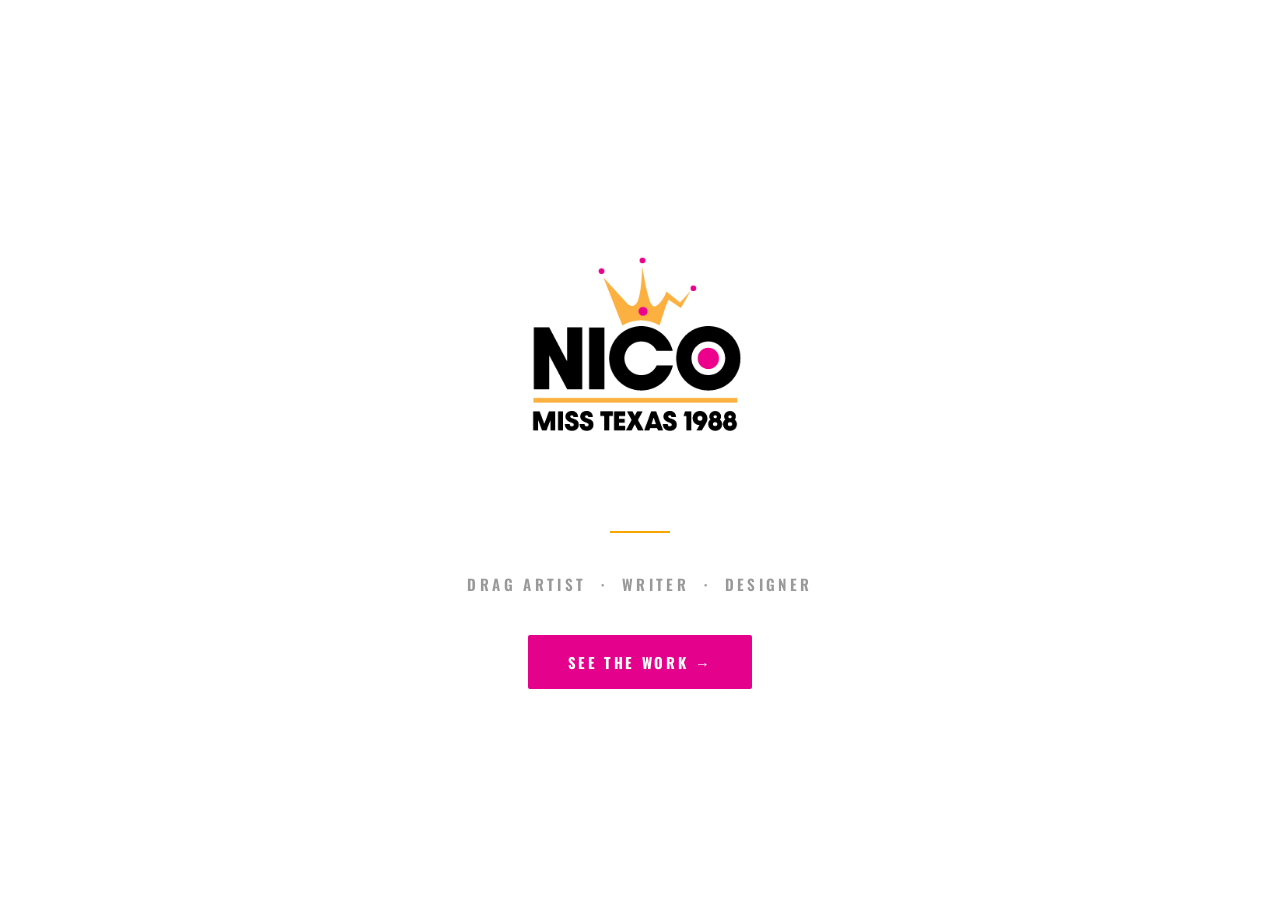
<file: index.html>
<!DOCTYPE html>
<html lang="en">
<head>
  <meta charset="UTF-8" />
  <meta name="viewport" content="width=device-width, initial-scale=1.0" />
  <title>Nico Swenson — Miss Texas 1988</title>
  <link rel="icon" href="assets/images/favicon.ico" />
  <link href="https://fonts.googleapis.com/css2?family=Oswald:wght@600;700&family=Jost:wght@300;400&display=swap" rel="stylesheet" />
  <style>
    *, *::before, *::after { box-sizing: border-box; margin: 0; padding: 0; }
    html, body { height: 100%; }
    body {
      background: #fff;
      display: flex;
      flex-direction: column;
      align-items: center;
      justify-content: center;
      min-height: 100vh;
      gap: 0;
    }

    .landing {
      display: flex;
      flex-direction: column;
      align-items: center;
      gap: clamp(24px, 4vw, 40px);
      padding: 40px 24px;
      text-align: center;
    }

    .landing__logo {
      width: min(280px, 72vw);
      display: block;
    }

    .landing__rule {
      width: clamp(40px, 8vw, 60px);
      height: 2px;
      background: #f7a800;
    }

    .landing__tagline {
      font-family: 'Oswald', sans-serif;
      font-weight: 600;
      font-size: clamp(0.75rem, 1.8vw, 0.95rem);
      letter-spacing: 0.22em;
      text-transform: uppercase;
      color: rgba(0,0,0,0.4);
    }

    .landing__cta {
      display: inline-block;
      font-family: 'Oswald', sans-serif;
      font-weight: 700;
      font-size: clamp(0.78rem, 1.4vw, 0.92rem);
      letter-spacing: 0.18em;
      text-transform: uppercase;
      color: #fff;
      background: #e4028c;
      padding: 16px 40px;
      text-decoration: none;
      border-radius: 2px;
      transition: background 0.15s, transform 0.15s;
    }
    .landing__cta:hover {
      background: #1a1718;
      transform: scale(1.03);
    }
  </style>
</head>
<body>
  <div class="landing">
    <img class="landing__logo" src="assets/images/logo.png" alt="Nico Swenson — Miss Texas 1988" />
    <div class="landing__rule"></div>
    <p class="landing__tagline">Drag Artist &nbsp;·&nbsp; Writer &nbsp;·&nbsp; Designer</p>
    <a class="landing__cta" href="flipbook.html">See the Work &rarr;</a>
  </div>
</body>
</html>
</file>
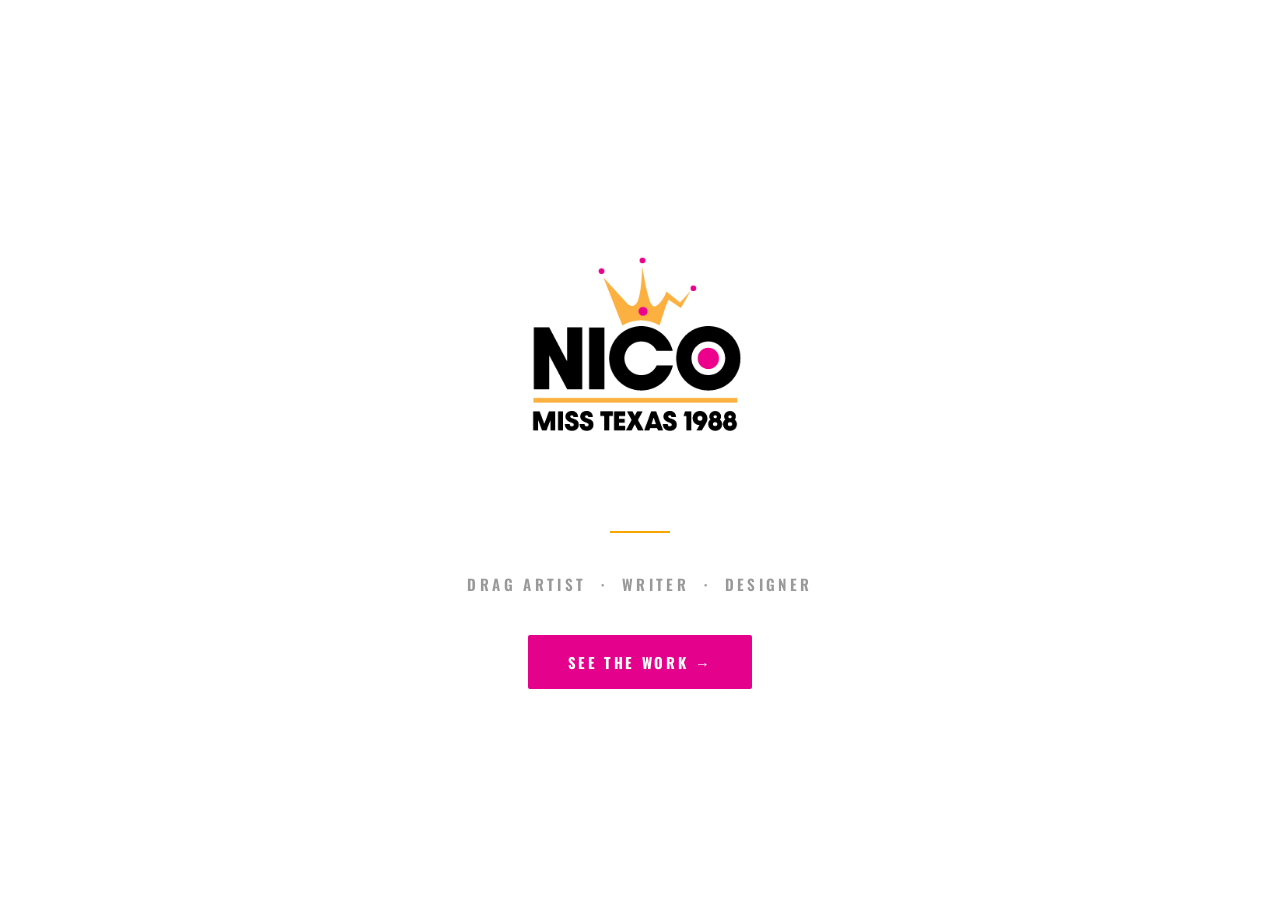
<file: contact.html>
<!doctype html>
<html lang="en">
<head>
  <meta charset="utf-8" />
  <title>Contact — Miss Texas 1988</title>
  <meta http-equiv="refresh" content="0; url=index.html#contact" />
  <link rel="canonical" href="index.html#contact" />
  <script>window.location.replace('index.html#contact');</script>
</head>
<body>
  <p>Redirecting to <a href="index.html#contact">the Contact section</a>…</p>
</body>
</html>
</file>
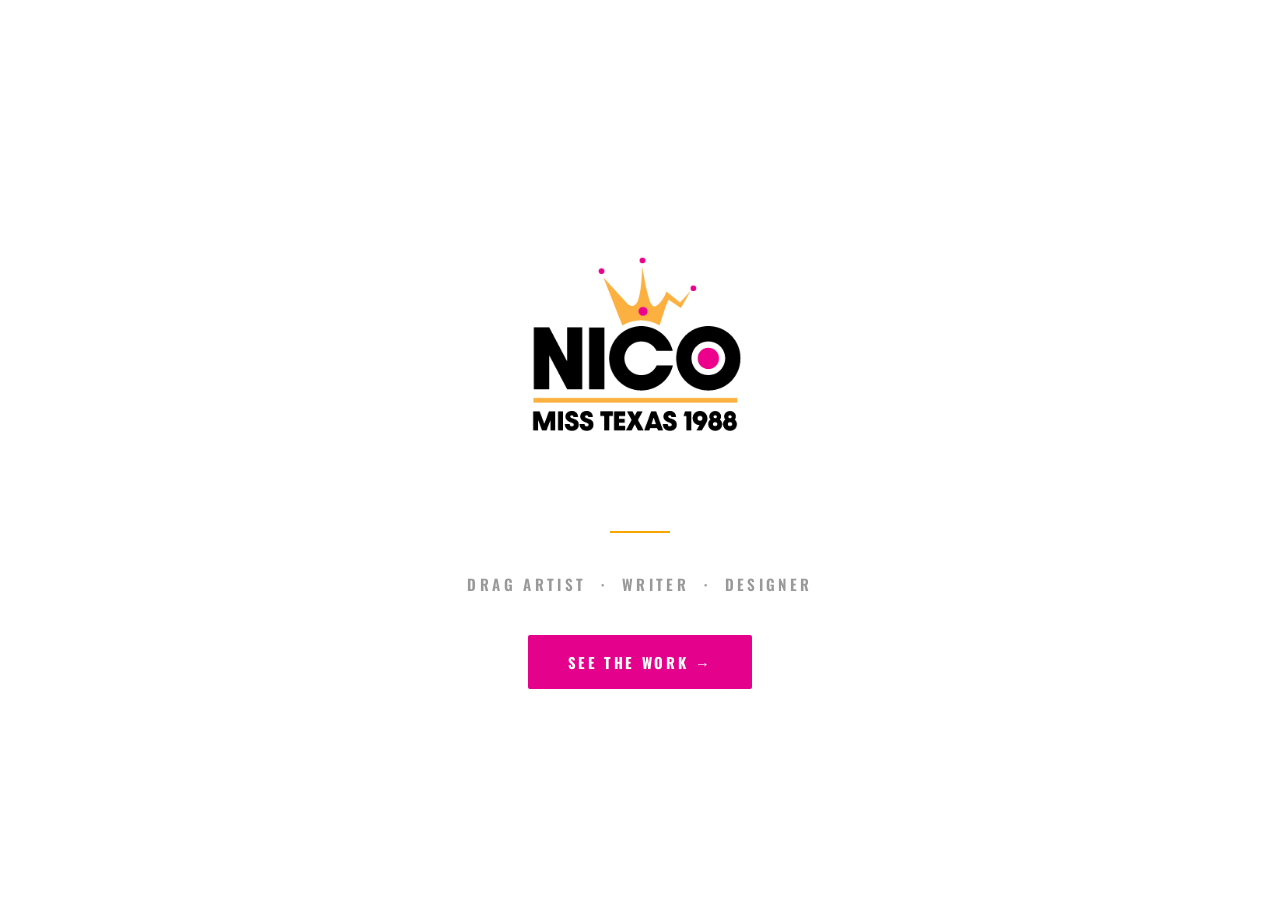
<file: design.html>
<!doctype html>
<html lang="en">
<head>
  <meta charset="utf-8" />
  <title>Design — Miss Texas 1988</title>
  <meta http-equiv="refresh" content="0; url=index.html#design" />
  <link rel="canonical" href="index.html#design" />
  <script>window.location.replace('index.html#design');</script>
</head>
<body>
  <p>Redirecting to <a href="index.html#design">the Design section</a>…</p>
</body>
</html>
</file>
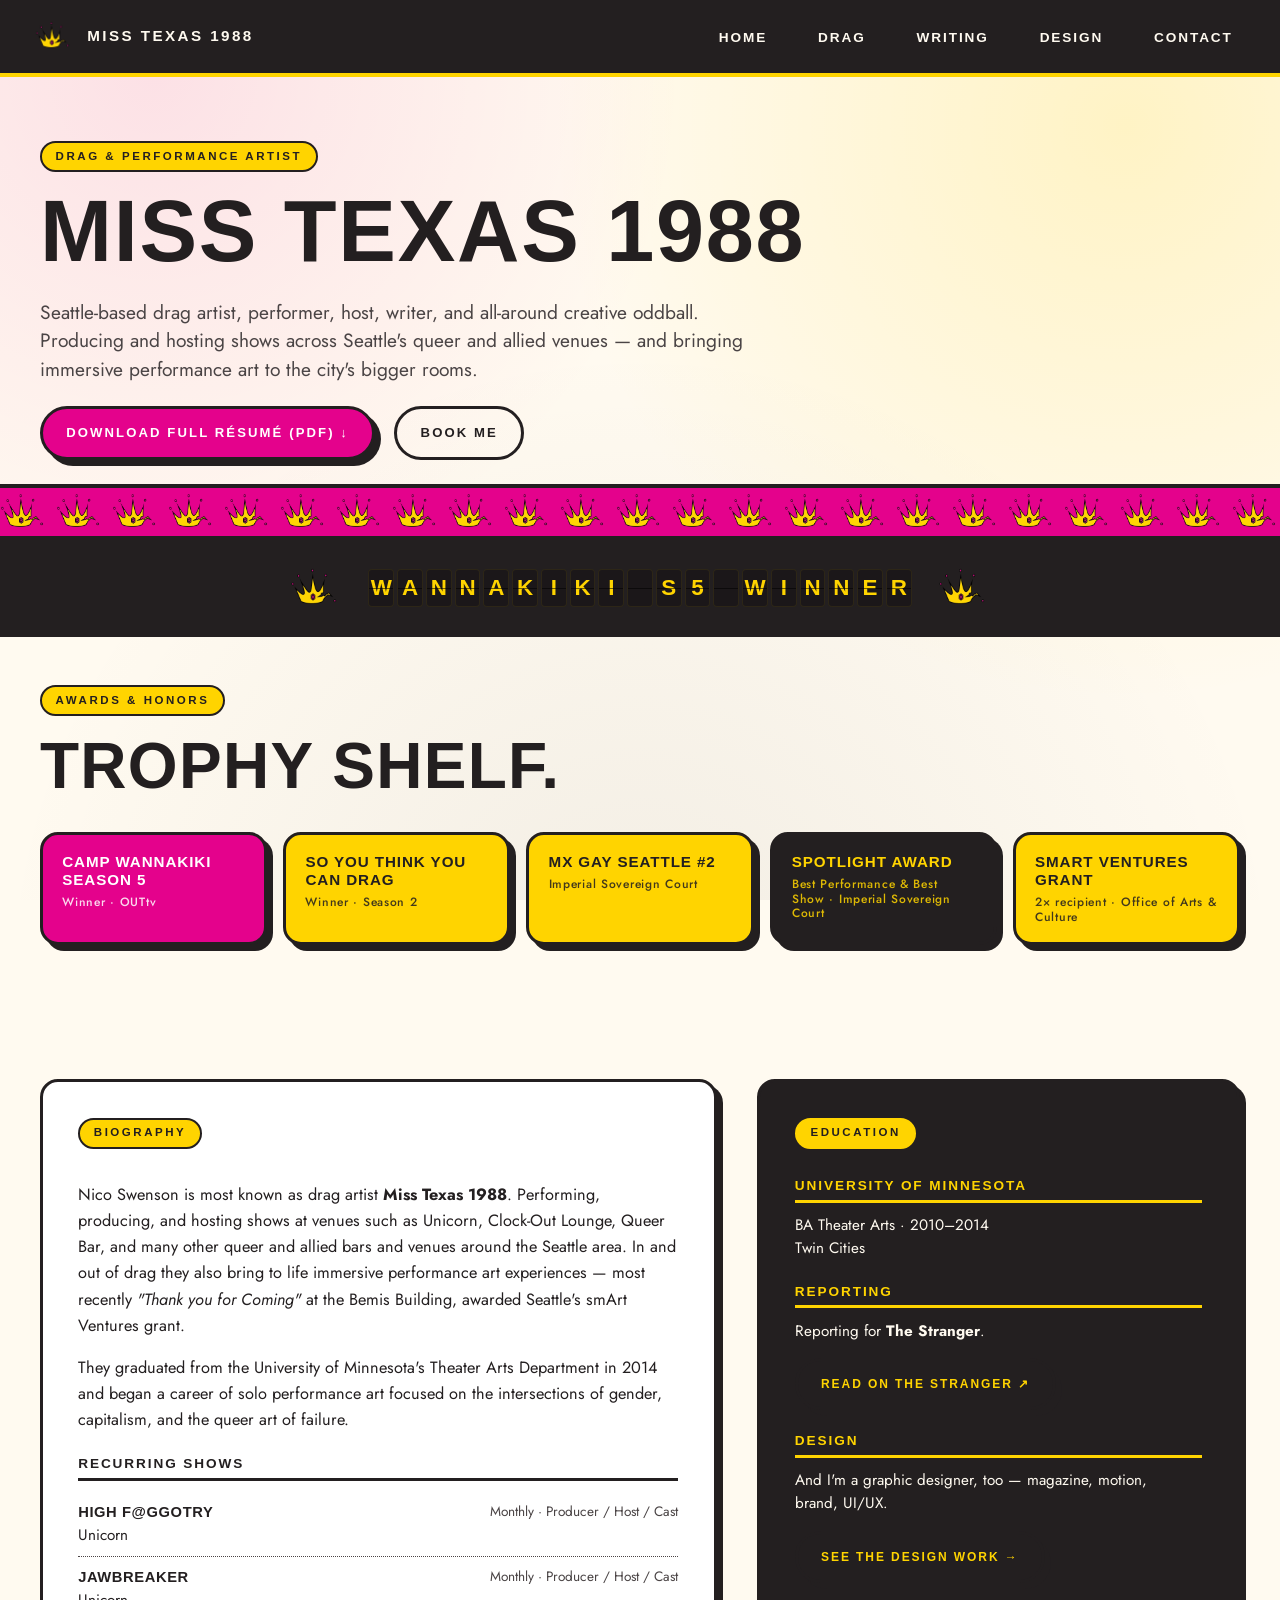
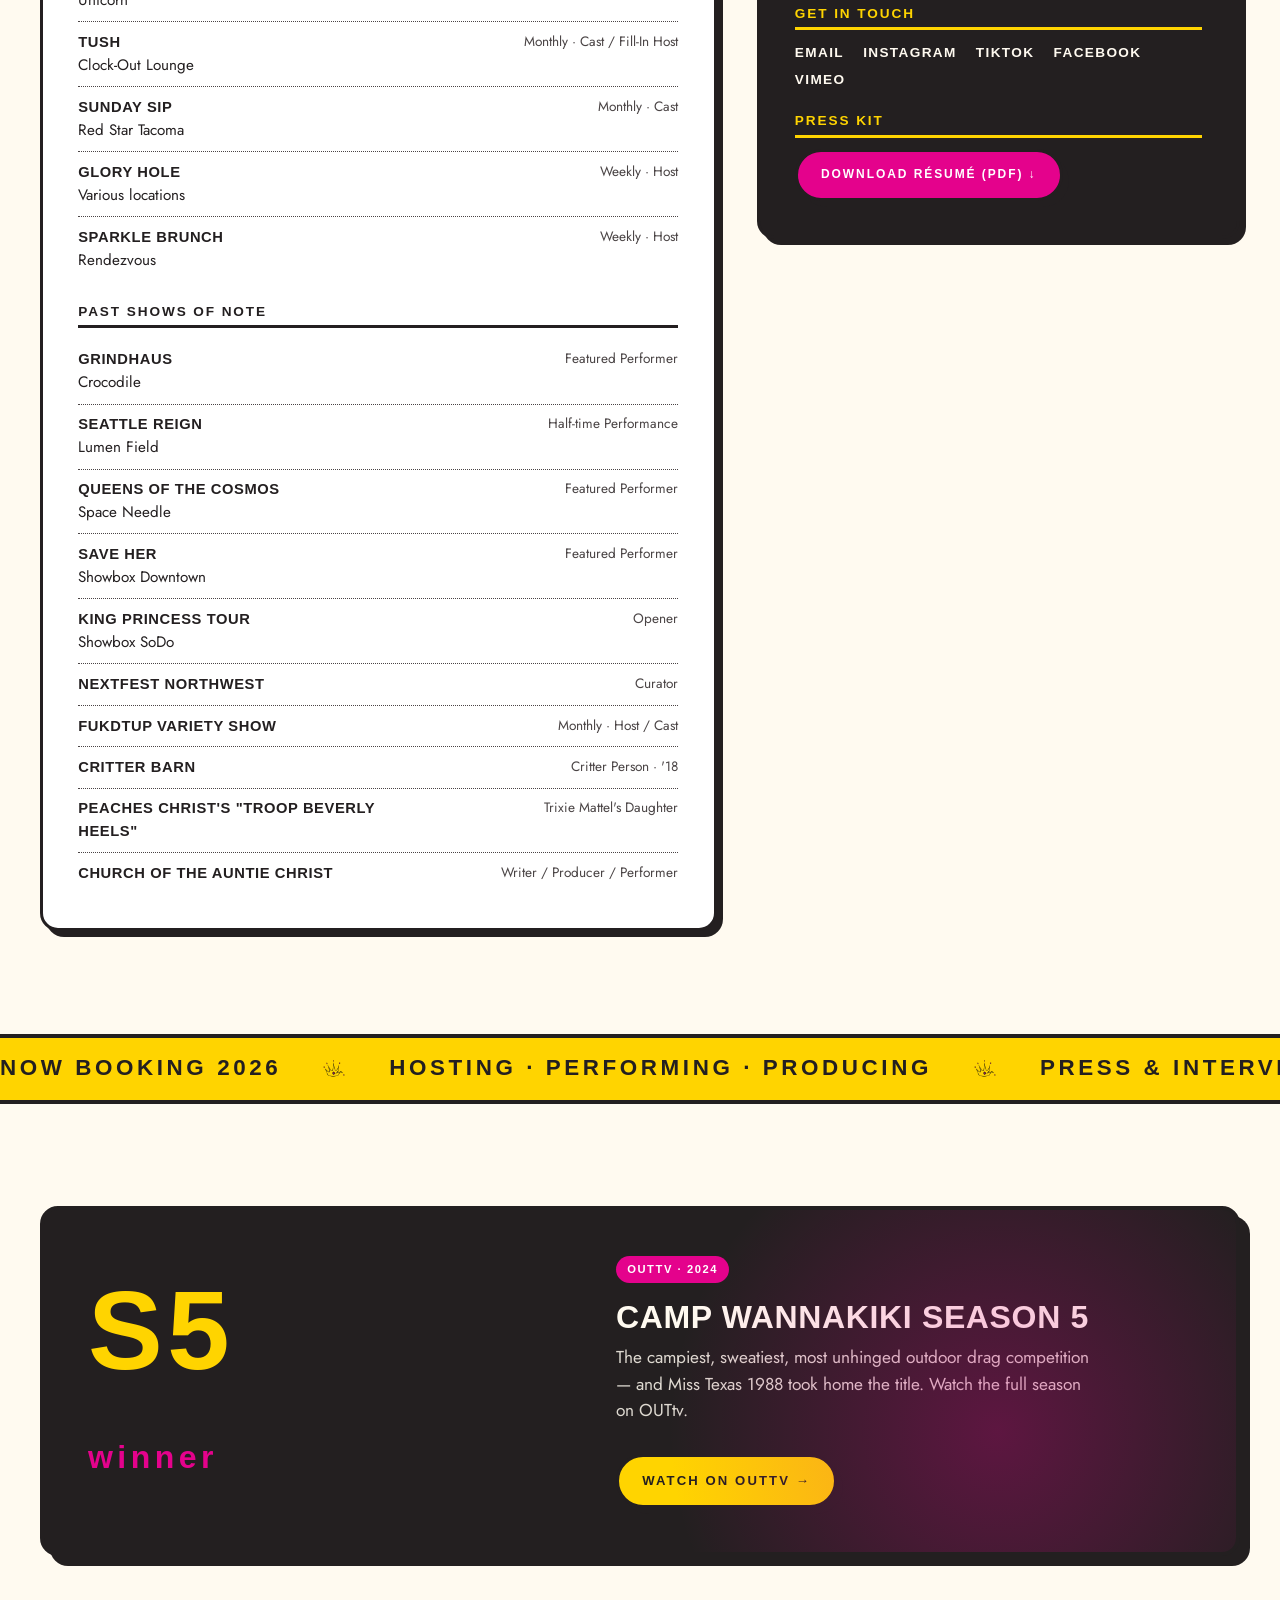
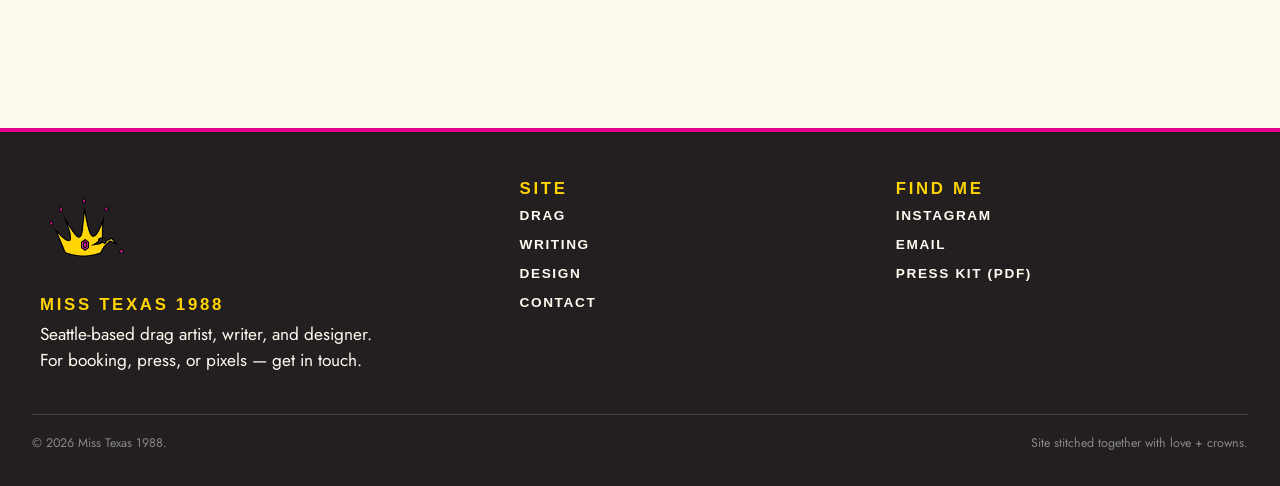
<file: drag.html>
<!doctype html>
<html lang="en">
<head>
  <meta charset="utf-8" />
  <meta name="viewport" content="width=device-width, initial-scale=1" />
  <title>Drag &amp; Performance — Miss Texas 1988</title>
  <meta name="description" content="Miss Texas 1988 — Seattle drag &amp; performance artist. Camp Wannakiki S5 winner, So You Think You Can Drag S2 winner, Mx Gay Seattle #2, 2× smArt Ventures grantee." />
  <link rel="icon" type="image/png" sizes="32x32" href="assets/images/favicon-32.png" />
  <link rel="icon" type="image/png" sizes="192x192" href="assets/images/favicon-192.png" />
  <link rel="apple-touch-icon" sizes="180x180" href="assets/images/favicon-192.png" />
  <link rel="shortcut icon" href="assets/images/favicon.ico" />
  <link rel="preconnect" href="https://fonts.googleapis.com" />
  <link rel="preconnect" href="https://fonts.gstatic.com" crossorigin />
  <link href="https://fonts.googleapis.com/css2?family=Syncopate:wght@400;700&family=Jost:ital,wght@0,300;0,400;0,500;0,600;0,700;1,400;1,500&display=swap" rel="stylesheet" />
  <link rel="stylesheet" href="css/styles.css" />
</head>
<body>

  <header class="site-header">
    <nav class="nav" aria-label="Primary">
      <a class="nav-brand" href="index.html">Miss Texas 1988</a>
      <button class="nav-toggle" aria-expanded="false" aria-controls="primary-nav" aria-label="Open menu">≡</button>
      <ul class="nav-links" id="primary-nav">
        <li><a href="index.html#top">Home</a></li>
        <li><a href="index.html#drag">Drag</a></li>
        <li><a href="index.html#writing">Writing</a></li>
        <li><a href="index.html#design">Design</a></li>
        <li><a href="index.html#contact">Contact</a></li>
      </ul>
    </nav>
  </header>

  <main>
    <section class="section wrap" style="padding-top: clamp(2.5rem, 6vw, 4rem); padding-bottom: 1.5rem;">
      <div class="reveal">
        <span class="eyebrow">Drag &amp; performance artist</span>
        <h1 class="hero__title" style="font-size: clamp(2.4rem, 7vw, 5.4rem); margin-bottom: 0.3em;">
          Miss Texas 1988
        </h1>
        <p class="hero__lead" style="max-width: 60ch;">
          Seattle-based drag artist, performer, host, writer, and all-around creative oddball.
          Producing and hosting shows across Seattle's queer and allied venues — and bringing
          immersive performance art to the city's bigger rooms.
        </p>
        <div class="hero__cta" style="margin-top: 1.4rem;">
          <a class="btn btn--pink" href="assets/files/Miss-Texas-1988-Drag-Resume.pdf" target="_blank" rel="noopener">Download full résumé (PDF) ↓</a>
          <a class="btn btn--ghost" href="index.html#contact">Book me</a>
        </div>
      </div>
    </section>

    <div class="crown-band crown-band--magenta" aria-hidden="true"></div>
    <div class="flipboard"
         aria-label="Selected accolades"
         data-flipboard='["WANNAKIKI S5 WINNER","DRAG S2 WINNER","MX GAY SEATTLE #2","SPOTLIGHT BEST SHOW","SMART VENTURES X2"]'>
      <div class="flipboard__crown" aria-hidden="true"></div>
      <div class="flipboard__chars" data-flipboard-chars aria-hidden="true"></div>
      <div class="flipboard__crown flipboard__crown--right" aria-hidden="true"></div>
    </div>

    <section class="section wrap" style="padding-top: clamp(2rem, 4vw, 3rem);">
      <div class="reveal">
        <span class="eyebrow">Awards &amp; honors</span>
        <h2>Trophy shelf.</h2>
      </div>

      <div class="awards mt-4">
        <div class="award award--magenta">
          Camp Wannakiki<br/>Season 5
          <small>Winner · OUTtv</small>
        </div>
        <div class="award">
          So You Think You Can Drag
          <small>Winner · Season 2</small>
        </div>
        <div class="award">
          Mx Gay Seattle #2
          <small>Imperial Sovereign Court</small>
        </div>
        <div class="award award--ink">
          Spotlight Award
          <small>Best Performance &amp; Best Show · Imperial Sovereign Court</small>
        </div>
        <div class="award">
          smArt Ventures Grant
          <small>2× recipient · Office of Arts &amp; Culture</small>
        </div>
      </div>
    </section>

    <section class="section wrap" style="padding-top: 0;">
      <div class="resume">

        <div class="resume__col">
          <span class="eyebrow">Biography</span>
          <div class="resume__bio mt-2">
            <p>
              Nico Swenson is most known as drag artist <strong>Miss Texas 1988</strong>.
              Performing, producing, and hosting shows at venues such as Unicorn, Clock-Out Lounge,
              Queer Bar, and many other queer and allied bars and venues around the Seattle area.
              In and out of drag they also bring to life immersive performance art experiences —
              most recently <em>"Thank you for Coming"</em> at the Bemis Building, awarded Seattle's
              smArt Ventures grant.
            </p>
            <p>
              They graduated from the University of Minnesota's Theater Arts Department in 2014
              and began a career of solo performance art focused on the intersections of gender,
              capitalism, and the queer art of failure.
            </p>
          </div>

          <h2 class="resume__heading">Recurring shows</h2>
          <ul class="credit-list">
            <li>
              <div>
                <div class="credit__name">High F@ggotry</div>
                <div>Unicorn</div>
              </div>
              <div class="credit__role">Monthly · Producer / Host / Cast</div>
            </li>
            <li>
              <div>
                <div class="credit__name">Jawbreaker</div>
                <div>Unicorn</div>
              </div>
              <div class="credit__role">Monthly · Producer / Host / Cast</div>
            </li>
            <li>
              <div>
                <div class="credit__name">TUSH</div>
                <div>Clock-Out Lounge</div>
              </div>
              <div class="credit__role">Monthly · Cast / Fill-In Host</div>
            </li>
            <li>
              <div>
                <div class="credit__name">Sunday Sip</div>
                <div>Red Star Tacoma</div>
              </div>
              <div class="credit__role">Monthly · Cast</div>
            </li>
            <li>
              <div>
                <div class="credit__name">Glory Hole</div>
                <div>Various locations</div>
              </div>
              <div class="credit__role">Weekly · Host</div>
            </li>
            <li>
              <div>
                <div class="credit__name">Sparkle Brunch</div>
                <div>Rendezvous</div>
              </div>
              <div class="credit__role">Weekly · Host</div>
            </li>
          </ul>

          <h2 class="resume__heading">Past shows of note</h2>
          <ul class="credit-list">
            <li>
              <div>
                <div class="credit__name">Grindhaus</div>
                <div>Crocodile</div>
              </div>
              <div class="credit__role">Featured Performer</div>
            </li>
            <li>
              <div>
                <div class="credit__name">Seattle Reign</div>
                <div>Lumen Field</div>
              </div>
              <div class="credit__role">Half-time Performance</div>
            </li>
            <li>
              <div>
                <div class="credit__name">Queens of the Cosmos</div>
                <div>Space Needle</div>
              </div>
              <div class="credit__role">Featured Performer</div>
            </li>
            <li>
              <div>
                <div class="credit__name">Save Her</div>
                <div>Showbox Downtown</div>
              </div>
              <div class="credit__role">Featured Performer</div>
            </li>
            <li>
              <div>
                <div class="credit__name">King Princess Tour</div>
                <div>Showbox SoDo</div>
              </div>
              <div class="credit__role">Opener</div>
            </li>
            <li>
              <div>
                <div class="credit__name">NextFest Northwest</div>
                <div></div>
              </div>
              <div class="credit__role">Curator</div>
            </li>
            <li>
              <div>
                <div class="credit__name">FukdtUp Variety Show</div>
                <div></div>
              </div>
              <div class="credit__role">Monthly · Host / Cast</div>
            </li>
            <li>
              <div>
                <div class="credit__name">Critter Barn</div>
                <div></div>
              </div>
              <div class="credit__role">Critter Person · '18</div>
            </li>
            <li>
              <div>
                <div class="credit__name">Peaches Christ's "Troop Beverly Heels"</div>
                <div></div>
              </div>
              <div class="credit__role">Trixie Mattel's Daughter</div>
            </li>
            <li>
              <div>
                <div class="credit__name">Church of the Auntie Christ</div>
                <div></div>
              </div>
              <div class="credit__role">Writer / Producer / Performer</div>
            </li>
          </ul>
        </div>

        <aside class="resume__col resume__col--ink">
          <span class="eyebrow" style="background: var(--yellow); color: var(--ink); border-color: var(--yellow);">Education</span>
          <h2 class="resume__heading" style="margin-top: 0.8rem;">University of Minnesota</h2>
          <p style="font-family: var(--font-body); font-size: 0.95rem; margin: 0.3rem 0 0.2rem;">
            BA Theater Arts · 2010–2014<br/>
            Twin Cities
          </p>

          <h2 class="resume__heading">Reporting</h2>
          <p style="font-family: var(--font-body); font-size: 0.95rem;">
            Reporting for <strong>The Stranger</strong>.
          </p>
          <p>
            <a class="btn btn--blue" style="font-size: 0.75rem;" href="https://www.thestranger.com/author/nico-swenson/" target="_blank" rel="noopener">Read on The Stranger ↗</a>
          </p>

          <h2 class="resume__heading">Design</h2>
          <p style="font-family: var(--font-body); font-size: 0.95rem;">
            And I'm a graphic designer, too — magazine, motion, brand, UI/UX.
          </p>
          <p>
            <a class="btn btn--blue" style="font-size: 0.75rem;" href="index.html#design">See the design work →</a>
          </p>

          <h2 class="resume__heading">Get in touch</h2>
          <div class="contact-line">
            <a href="mailto:misstexas1988@gmail.com">Email</a>
            <a href="https://instagram.com/misstexas1988" target="_blank" rel="noopener">Instagram</a>
            <a href="https://tiktok.com/@misstexas1988" target="_blank" rel="noopener">TikTok</a>
            <a href="https://facebook.com/misstexas1988" target="_blank" rel="noopener">Facebook</a>
            <a href="https://vimeo.com" target="_blank" rel="noopener">Vimeo</a>
          </div>

          <h2 class="resume__heading">Press kit</h2>
          <p>
            <a class="btn btn--pink" style="font-size: 0.75rem;" href="assets/files/Miss-Texas-1988-Drag-Resume.pdf" target="_blank" rel="noopener">Download résumé (PDF) ↓</a>
          </p>
        </aside>
      </div>
    </section>

    <div class="marquee marquee--yellow" aria-hidden="true">
      <div class="marquee__track">
        <span>Now booking 2026</span>
        <span>Hosting · Performing · Producing</span>
        <span>Press &amp; Interviews welcome</span>
        <span>Now booking 2026</span>
        <span>Hosting · Performing · Producing</span>
        <span>Press &amp; Interviews welcome</span>
      </div>
    </div>

    <section class="section wrap" style="padding-bottom: clamp(3rem, 6vw, 5rem);">
      <div class="bigstat reveal">
        <div class="bigstat__number">S5<br/><span style="font-size: 2rem; color: var(--magenta);">winner</span></div>
        <div>
          <span class="tag tag--pink">OUTtv · 2024</span>
          <h3 class="mt-2">Camp Wannakiki Season 5</h3>
          <p>The campiest, sweatiest, most unhinged outdoor drag competition — and Miss Texas 1988 took home the title. Watch the full season on OUTtv.</p>
          <a class="btn" href="https://www.outtv.com" target="_blank" rel="noopener">Watch on OUTtv →</a>
        </div>
      </div>
    </section>
  </main>

  <footer class="site-footer">
    <div class="footer-inner">
      <div>
        <img class="footer-logo" src="assets/images/crown.png" alt="Miss Texas 1988 crown" />
        <h4>Miss Texas 1988</h4>
        <p>Seattle-based drag artist, writer, and designer.<br/>For booking, press, or pixels — get in touch.</p>
      </div>
      <div>
        <h4>Site</h4>
        <ul>
          <li><a href="index.html#drag">Drag</a></li>
          <li><a href="index.html#writing">Writing</a></li>
          <li><a href="index.html#design">Design</a></li>
          <li><a href="index.html#contact">Contact</a></li>
        </ul>
      </div>
      <div>
        <h4>Find me</h4>
        <ul>
          <li><a href="https://instagram.com/misstexas1988" target="_blank" rel="noopener">Instagram</a></li>
          <li><a href="mailto:misstexas1988@gmail.com">Email</a></li>
          <li><a href="assets/files/Miss-Texas-1988-Drag-Resume.pdf" target="_blank" rel="noopener">Press kit (PDF)</a></li>
        </ul>
      </div>
    </div>
    <div class="footer-fineprint">
      <span>© <span id="year"></span> Miss Texas 1988.</span>
      <span>Site stitched together with love + crowns.</span>
    </div>
  </footer>

  <script>document.getElementById('year').textContent = new Date().getFullYear();</script>
  <script src="js/main.js"></script>
</body>
</html>
</file>
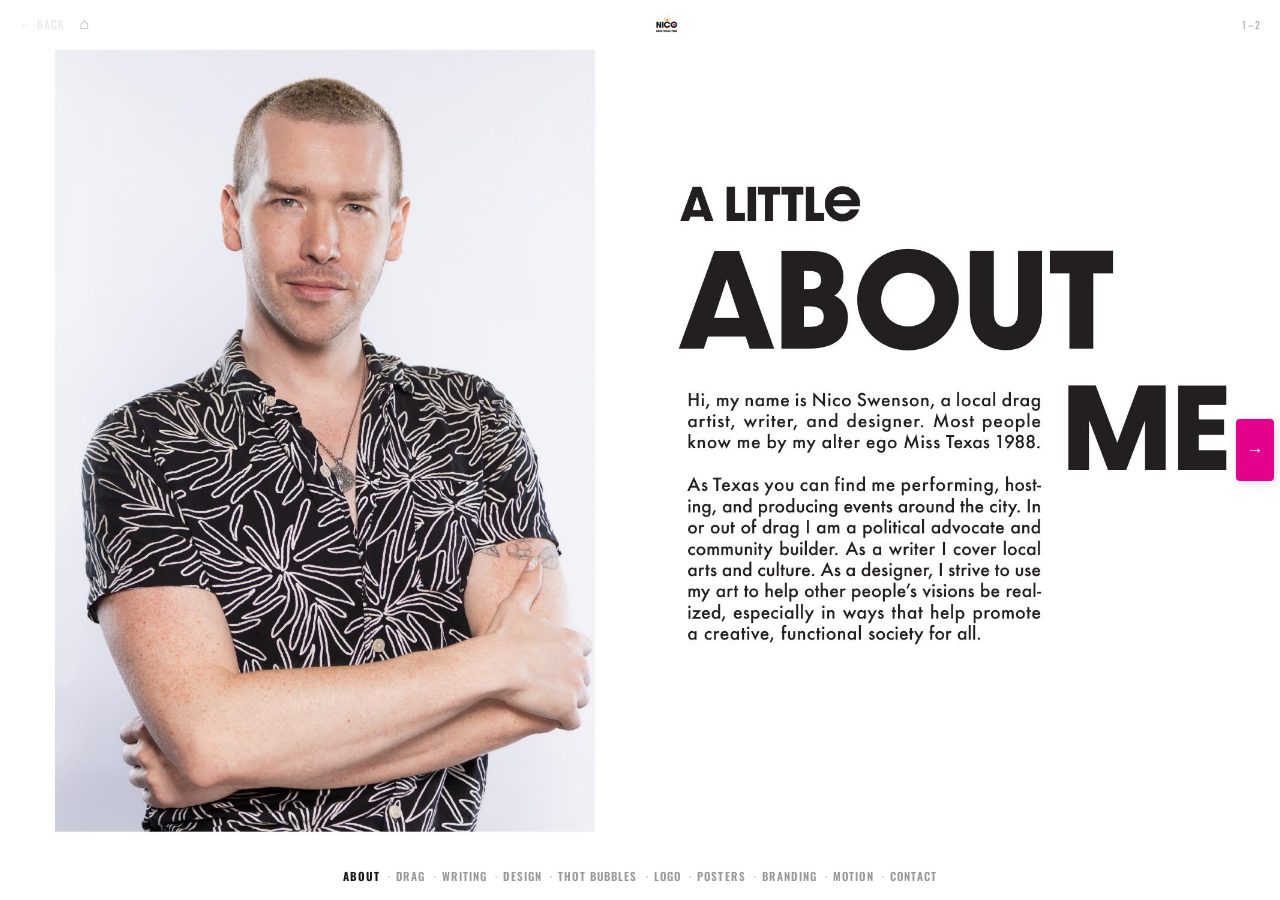
<file: flipbook.html>
<!DOCTYPE html>
<html lang="en">
<head>
  <meta charset="UTF-8" />
  <meta name="viewport" content="width=device-width, initial-scale=1.0" />
  <title>Portfolio — Nico Swenson</title>
  <link rel="icon" href="assets/images/favicon.ico" />
  <link href="https://fonts.googleapis.com/css2?family=Oswald:wght@600;700&family=Jost:wght@300;400&display=swap" rel="stylesheet" />
  <style>
    *, *::before, *::after { box-sizing: border-box; margin: 0; padding: 0; }
    html, body { height: 100%; overflow: hidden; background: #fff; }

    /* ══ SPREAD ════════════════════════════════════ */
    .spread {
      position: fixed;
      inset: 0;
      display: flex;
      perspective: 4000px;
      perspective-origin: center center;
    }
    #slotL {
      flex: 1; height: 100%; overflow: hidden; background: #fff; position: relative;
    }
    #slotR {
      flex: 1; height: 100%; overflow: hidden; background: #fff; position: relative;
    }
    .page-slot img {
      width: 100%; height: 100%; object-fit: contain;
      display: block; user-select: none; -webkit-user-drag: none;
    }
    #slotL img { object-position: right center; }
    #slotR img { object-position: left center; }
    body.fullscreen-right #slotL { display: none; }
    body.fullscreen-right #slotR { flex: 2; }

    /* ══ TB MAGAZINE PAGE ══════════════════════════ */
    #tbPage {
      position: fixed; inset: 0; z-index: 10;
      background: #fff; display: none;
      flex-direction: column; align-items: center; justify-content: center;
      padding: 80px 40px 40px; text-align: center;
    }
    .tbp__title {
      font-family: 'Oswald', sans-serif; font-weight: 700;
      font-size: clamp(2.8rem, 7vw, 6rem); line-height: 0.9;
      color: #1a1718; text-transform: uppercase; letter-spacing: -0.01em; margin-bottom: 6px;
    }
    .tbp__sub {
      font-family: 'Oswald', sans-serif; font-weight: 400;
      font-size: clamp(0.9rem, 1.8vw, 1.4rem); letter-spacing: 0.1em;
      color: #e4028c; text-transform: uppercase; margin-bottom: clamp(28px, 4vw, 48px);
    }
    .tbp__rule {
      width: clamp(60px, 12vw, 120px); height: 3px;
      background: #f7a800; margin: 0 auto clamp(28px, 4vw, 48px);
    }
    .tbp__btn {
      display: inline-block; font-family: 'Oswald', sans-serif; font-weight: 700;
      font-size: clamp(0.85rem, 1.5vw, 1.2rem); letter-spacing: 0.12em;
      text-transform: uppercase; color: #fff; background: #e4028c;
      padding: clamp(14px, 2vw, 20px) clamp(28px, 4vw, 48px);
      text-decoration: none; border-radius: 2px; transition: background 0.15s, transform 0.15s;
    }
    .tbp__btn:hover { background: #1a1718; transform: scale(1.03); }

    /* ══ CONTACT PAGE ══════════════════════════════ */
    #contactPage {
      position: fixed; inset: 0; z-index: 10;
      background: #fff; display: none;
      flex-direction: column;
      align-items: center; justify-content: center;
      padding: 64px 32px 40px;
      overflow-y: auto;
    }
    .contact__img-side { display: none; }
    .contact__form-side {
      width: 100%; max-width: 540px;
      display: flex; flex-direction: column;
    }
    .contact__form-side > * { width: 100%; }
    .contact__eyebrow {
      font-family: 'Oswald', sans-serif; font-weight: 600;
      font-size: 0.65rem; letter-spacing: 0.22em; text-transform: uppercase;
      color: #e4028c; margin-bottom: 10px;
    }
    .contact__title {
      font-family: 'Oswald', sans-serif; font-weight: 700;
      font-size: clamp(2.4rem, 5vw, 4.5rem); line-height: 0.88;
      color: #1a1718; text-transform: uppercase; margin-bottom: 18px;
    }
    .contact__rule {
      width: clamp(40px, 8vw, 80px); height: 3px;
      background: #f7a800; margin-bottom: clamp(24px, 3.5vw, 40px);
    }
    .contact__form { display: flex; flex-direction: column; gap: 16px; }
    .contact__form input,
    .contact__form textarea {
      width: 100%; padding: 14px 16px;
      font-family: 'Jost', sans-serif; font-size: 0.9rem;
      border: 1.5px solid rgba(0,0,0,0.15); border-radius: 3px;
      background: #fafafa; color: #1a1718; outline: none;
      transition: border-color 0.15s;
      resize: vertical;
    }
    .contact__form input:focus,
    .contact__form textarea:focus { border-color: #e4028c; }
    .contact__form input::placeholder,
    .contact__form textarea::placeholder { color: rgba(0,0,0,0.35); }
    .contact__submit {
      display: inline-block; align-self: flex-start;
      font-family: 'Oswald', sans-serif; font-weight: 700;
      font-size: clamp(0.82rem, 1.3vw, 1rem); letter-spacing: 0.14em;
      text-transform: uppercase; color: #fff; background: #e4028c;
      padding: 16px 38px; border: none; border-radius: 3px;
      cursor: pointer; transition: background 0.15s, transform 0.15s; margin-top: 8px;
    }
    .contact__submit:hover { background: #1a1718; transform: scale(1.03); }
    .contact__divider {
      font-family: 'Oswald', sans-serif; font-size: 0.6rem; letter-spacing: 0.18em;
      text-transform: uppercase; color: rgba(0,0,0,0.3);
      margin: 28px 0 0; text-align: left;
    }
    .contact__ig {
      display: inline-flex; align-items: center; gap: 8px;
      margin-top: 10px; align-self: flex-start;
      font-family: 'Oswald', sans-serif; font-weight: 700;
      font-size: clamp(0.78rem, 1.2vw, 0.95rem); letter-spacing: 0.12em;
      text-transform: uppercase; color: #fff; background: #1a1718;
      padding: 12px 24px; text-decoration: none; border-radius: 2px;
      transition: background 0.15s, transform 0.15s;
    }
    .contact__ig:hover { background: #e4028c; transform: scale(1.03); }
    .contact__ig::before {
      content: '';
      display: inline-block; width: 16px; height: 16px;
      background: url("data:image/svg+xml,%3Csvg xmlns='http://www.w3.org/2000/svg' viewBox='0 0 24 24' fill='white'%3E%3Cpath d='M12 2.163c3.204 0 3.584.012 4.85.07 3.252.148 4.771 1.691 4.919 4.919.058 1.265.069 1.645.069 4.849 0 3.205-.012 3.584-.069 4.849-.149 3.225-1.664 4.771-4.919 4.919-1.266.058-1.644.07-4.85.07-3.204 0-3.584-.012-4.849-.07-3.26-.149-4.771-1.699-4.919-4.92-.058-1.265-.07-1.644-.07-4.849 0-3.204.013-3.583.07-4.849.149-3.227 1.664-4.771 4.919-4.919 1.266-.057 1.645-.069 4.849-.069zm0-2.163c-3.259 0-3.667.014-4.947.072-4.358.2-6.78 2.618-6.98 6.98-.059 1.281-.073 1.689-.073 4.948 0 3.259.014 3.668.072 4.948.2 4.358 2.618 6.78 6.98 6.98 1.281.058 1.689.072 4.948.072 3.259 0 3.668-.014 4.948-.072 4.354-.2 6.782-2.618 6.979-6.98.059-1.28.073-1.689.073-4.948 0-3.259-.014-3.667-.072-4.947-.196-4.354-2.617-6.78-6.979-6.98-1.281-.059-1.69-.073-4.949-.073zm0 5.838c-3.403 0-6.162 2.759-6.162 6.162s2.759 6.163 6.162 6.163 6.162-2.759 6.162-6.163c0-3.403-2.759-6.162-6.162-6.162zm0 10.162c-2.209 0-4-1.79-4-4 0-2.209 1.791-4 4-4s4 1.791 4 4c0 2.21-1.791 4-4 4zm6.406-11.845c-.796 0-1.441.645-1.441 1.44s.645 1.44 1.441 1.44c.795 0 1.439-.645 1.439-1.44s-.644-1.44-1.439-1.44z'/%3E%3C/svg%3E") no-repeat center/contain;
    }
    /* Contact success message */
    .contact__success {
      display: none; padding: 16px 20px; background: #f0fff4;
      border: 1.5px solid #34d399; border-radius: 2px;
      font-family: 'Jost', sans-serif; font-size: 0.9rem; color: #065f46;
    }

    /* ══ GLENN BURKE VIDEO OVERLAY ════════════════ */
    #glennOverlay {
      position: absolute;
      z-index: 30;
      background: #000;
      display: none;
    }
    #glennVideo {
      width: 100%; height: 100%;
      object-fit: contain; display: block;
    }

    /* ══ NAV ═══════════════════════════════════════ */
    .nav-top {
      position: fixed; top: 0; left: 0; right: 0; z-index: 200;
      display: flex; align-items: center; justify-content: space-between;
      padding: 10px 18px;
      background: linear-gradient(to bottom, rgba(255,255,255,0.94) 0%, transparent 100%);
      pointer-events: none;
    }
    .nav-top > * { pointer-events: auto; }
    .nav-top__logo { height: 28px; opacity: 0.9; }
    .nav-top__counter {
      font-family: 'Oswald', sans-serif; font-size: 0.62rem;
      letter-spacing: 0.16em; color: rgba(0,0,0,0.35);
    }
    .nav-top__left {
      display: flex; align-items: center; gap: 10px;
    }
    .nav-top__back {
      font-family: 'Oswald', sans-serif; font-size: 0.72rem;
      letter-spacing: 0.10em; text-transform: uppercase;
      color: rgba(0,0,0,0.45); background: none; border: none;
      cursor: pointer; padding: 6px 2px; transition: color 0.15s; line-height: 1;
    }
    .nav-top__back:hover { color: #e4028c; }
    .nav-top__back:disabled { opacity: 0.2; pointer-events: none; }
    .nav-top__home {
      font-size: 1rem; color: rgba(0,0,0,0.3); text-decoration: none;
      line-height: 1; padding: 4px 2px; transition: color 0.15s;
    }
    .nav-top__home:hover { color: #e4028c; }

    .arrow {
      position: fixed; top: 50%; transform: translateY(-50%);
      z-index: 200; background: #e4028c; color: #fff; border: none;
      width: 38px; height: 62px; font-size: 1.1rem; font-weight: 900;
      cursor: pointer; border-radius: 4px;
      display: flex; align-items: center; justify-content: center;
      box-shadow: 2px 2px 10px rgba(0,0,0,0.15);
      transition: background 0.15s, transform 0.15s, opacity 0.2s;
    }
    .arrow:hover { background: #1a1718; transform: translateY(-50%) scale(1.06); }
    .arrow:disabled { opacity: 0; pointer-events: none; }
    .arrow--prev { left: 6px; }
    .arrow--next { right: 6px; }

    /* ══ SECTION NAV ═══════════════════════════════ */
    .page-nav {
      position: fixed; bottom: 12px; left: 50%; transform: translateX(-50%);
      z-index: 200; display: flex; align-items: center;
      justify-content: center; white-space: nowrap;
      overflow-x: auto; max-width: calc(100vw - 100px);
    }
    .page-nav::-webkit-scrollbar { display: none; }
    .sec-btn {
      background: none; border: none;
      font-family: 'Oswald', sans-serif; font-weight: 600;
      font-size: 0.7rem; letter-spacing: 0.1em; text-transform: uppercase;
      color: rgba(0,0,0,0.4); cursor: pointer;
      padding: 6px 8px; line-height: 1; transition: color 0.15s;
      position: relative; flex-shrink: 0;
    }
    .sec-btn + .sec-btn::before {
      content: '·'; position: absolute; left: 0; color: rgba(0,0,0,0.2);
    }
    .sec-btn:hover { color: #e4028c; }
    .sec-btn.active { color: #1a1718; font-weight: 700; }

    /* ══ MOBILE ════════════════════════════════════ */
    @media (max-width: 700px) {
      #slotR { display: none !important; }
      #slotL { flex: 2 !important; display: block !important; }
      .arrow { width: 42px; height: 66px; font-size: 1.1rem; }
      .arrow--prev { left: 5px; }
      .arrow--next { right: 5px; }
      .arrow { width: 32px; height: 52px; font-size: 0.95rem; }
      .arrow--prev { left: 4px; }
      .arrow--next { right: 4px; }
      .page-nav { bottom: 8px; max-width: calc(100vw - 80px); }
      .sec-btn { font-size: 0.52rem; padding: 5px 5px; }

      #contactPage { padding: 56px 20px 32px; }
      .contact__form-side { max-width: 100%; }
      .contact__title { font-size: 2.2rem; }
    }

    /* ══ TWIRL TRANSITIONS ════════════════════════ */
    @keyframes twirl-out-L {
      from { transform: rotate(0deg)    scale(1);    opacity: 1; }
      to   { transform: rotate(-265deg) scale(0.04); opacity: 0; }
    }
    @keyframes twirl-out-R {
      from { transform: rotate(0deg)   scale(1);    opacity: 1; }
      to   { transform: rotate(185deg) scale(0.03); opacity: 0; }
    }
    @keyframes twirl-in-L {
      from { transform: rotate(160deg)  scale(0.04); opacity: 0; }
      to   { transform: rotate(0deg)    scale(1);    opacity: 1; }
    }
    @keyframes twirl-in-R {
      from { transform: rotate(-220deg) scale(0.03); opacity: 0; }
      to   { transform: rotate(0deg)    scale(1);    opacity: 1; }
    }
    @keyframes twirl-out-L-back {
      from { transform: rotate(0deg)   scale(1);    opacity: 1; }
      to   { transform: rotate(195deg) scale(0.04); opacity: 0; }
    }
    @keyframes twirl-out-R-back {
      from { transform: rotate(0deg)    scale(1);    opacity: 1; }
      to   { transform: rotate(-150deg) scale(0.03); opacity: 0; }
    }
    @keyframes twirl-in-L-back {
      from { transform: rotate(-185deg) scale(0.04); opacity: 0; }
      to   { transform: rotate(0deg)    scale(1);    opacity: 1; }
    }
    @keyframes twirl-in-R-back {
      from { transform: rotate(130deg) scale(0.03); opacity: 0; }
      to   { transform: rotate(0deg)   scale(1);    opacity: 1; }
    }

    @media (prefers-reduced-motion: reduce) {
      * { transition: none !important; animation: none !important; }
    }
  </style>
</head>
<body>

<div class="spread" id="spread">
  <div class="page-slot" id="slotL"><img id="imgL" alt="" /></div>
  <div class="page-slot" id="slotR"><img id="imgR" alt="" /></div>
</div>

<!-- Netlify form detection — parser finds this at deploy time even though it's hidden.
     The real form submission still goes through #contactForm via JS fetch. -->
<form name="contact" data-netlify="true" netlify-honeypot="bot-field" hidden aria-hidden="true">
  <input type="hidden" name="form-name" value="contact" />
  <input type="hidden" name="subject" value="New message from misstexas1988.com" />
  <input name="bot-field" />
  <input type="text" name="name" />
  <input type="email" name="email" />
  <textarea name="message"></textarea>
</form>

<!-- Glenn Burke video overlay (appended to slotL or slotR dynamically) -->
<div id="glennOverlay">
  <video id="glennVideo" controls preload="none">
    <source src="assets/videos/glenn-burke.mp4" type="video/mp4" />
  </video>
</div>

<!-- TB Magazine button page -->
<div id="tbPage">
  <div class="tbp__title">Thot Bubbles</div>
  <div class="tbp__sub">Ma(gay)zine</div>
  <div class="tbp__rule"></div>
  <a class="tbp__btn" href="magazine.html">See the Whole Ma(gay)zine Here &rarr;</a>
</div>

<!-- Contact page -->
<div id="contactPage">
  <div class="contact__img-side">
    <img src="assets/images/v6-pages/page-22.jpg" alt="Thank You" />
  </div>
  <div class="contact__form-side">
    <div class="contact__eyebrow">Contact</div>
    <div class="contact__title">Thank<br>You</div>
    <div class="contact__rule"></div>
    <div class="contact__success" id="contactSuccess">
      Message sent! I'll be in touch soon.
    </div>
    <form name="contact" method="POST" data-netlify="true" netlify-honeypot="bot-field" class="contact__form" id="contactForm">
      <input type="hidden" name="form-name" value="contact" />
      <input type="hidden" name="subject" value="New message from misstexas1988.com" />
      <p style="display:none"><input name="bot-field" /></p>
      <input type="text" name="name" placeholder="Your Name" required />
      <input type="email" name="email" placeholder="Your Email" required />
      <textarea name="message" rows="5" placeholder="Your Message" required></textarea>
      <button type="submit" class="contact__submit">Send Message &rarr;</button>
    </form>
    <p class="contact__divider">or find me on Instagram</p>
    <a class="contact__ig" href="https://www.instagram.com/misstexas1988/" target="_blank" rel="noopener">
      @misstexas1988
    </a>
  </div>
</div>

<div class="nav-top">
  <div class="nav-top__left">
    <button class="nav-top__back" id="backBtn" aria-label="Previous page">&#8592; Back</button>
    <a class="nav-top__home" href="index.html" aria-label="Home" title="Home">&#8962;</a>
  </div>
  <img class="nav-top__logo" src="assets/images/logo.png" alt="Nico Swenson" />
  <span class="nav-top__counter" id="counter"></span>
</div>

<button class="arrow arrow--prev" id="prev">&#8592;</button>
<button class="arrow arrow--next" id="next">&#8594;</button>

<nav class="page-nav">
  <button class="sec-btn" data-sec="0">About</button>
  <button class="sec-btn" data-sec="1">Drag</button>
  <button class="sec-btn" data-sec="2">Writing</button>
  <button class="sec-btn" data-sec="3">Design</button>
  <button class="sec-btn" data-sec="4">Thot Bubbles</button>
  <button class="sec-btn" data-sec="5">Logo</button>
  <button class="sec-btn" data-sec="6">Posters</button>
  <button class="sec-btn" data-sec="7">Branding</button>
  <button class="sec-btn" data-sec="8">Motion</button>
  <button class="sec-btn" data-sec="9">Contact</button>
</nav>

<script>
  // ── Pages: v6 June 16 — all 22 pages, page-22 handled as contact state
  const IMG = [
    'assets/images/v6-pages/page-01.jpg',  // 0  cover
    'assets/images/v6-pages/page-02.jpg',  // 1  portrait
    'assets/images/v6-pages/page-03.jpg',  // 2  about me
    'assets/images/v6-pages/page-04.jpg',  // 3  drag
    'assets/images/v6-pages/page-05.jpg',  // 4  drag cont
    'assets/images/v6-pages/page-06.jpg',  // 5  writing
    'assets/images/v6-pages/page-07.jpg',  // 6  writing visual
    'assets/images/v6-pages/page-08.jpg',  // 7  design
    'assets/images/v6-pages/page-09.jpg',  // 8  design skills
    'assets/images/v6-pages/page-10.jpg',  // 9  TB intro
    'assets/images/v6-pages/page-11.jpg',  // 10 TB magazine
    'assets/images/v6-pages/page-12.jpg',  // 11 TB production
    'assets/images/v6-pages/page-13.jpg',  // 12 TB POP display
    'assets/images/v6-pages/page-14.jpg',  // 13 logo intro
    'assets/images/v6-pages/page-15.jpg',  // 14 logo cont
    'assets/images/v6-pages/page-16.jpg',  // 15 posters
    'assets/images/v6-pages/page-17.jpg',  // 16 posters cont
    'assets/images/v6-pages/page-18.jpg',  // 17 branding
    'assets/images/v6-pages/page-19.jpg',  // 18 branding cont
    'assets/images/v6-pages/page-20.jpg',  // 19 motion
    'assets/images/v6-pages/page-21.jpg',  // 20 motion + Glenn Burke VIDEO
    // page-22 is the contact page — rendered as #contactPage overlay
  ];

  // ── Desktop: 12 states (cover removed — flipbook opens at About Me) ──
  const STATES = [
    { type: 'spread', L: 1,  R: 2  },           // 0  portrait + about me
    { type: 'spread', L: 3,  R: 4  },           // 1  drag
    { type: 'spread', L: 5,  R: 6  },           // 2  writing
    { type: 'spread', L: 7,  R: 8  },           // 3  design
    { type: 'spread', L: 9,  R: 10 },           // 4  TB intro + mag
    { type: 'spread', L: 11, R: 12 },           // 5  TB production + POP
    { type: 'carousel' },                        // 6  TB magazine button
    { type: 'spread', L: 13, R: 14 },           // 7  logo
    { type: 'spread', L: 15, R: 16 },           // 8  posters
    { type: 'spread', L: 17, R: 18 },           // 9  branding
    { type: 'video',  L: 19, R: 20 },           // 10 motion + Glenn Burke video
    { type: 'contact' },                         // 11 contact
  ];
  // state → section (10 sections: 0=About…9=Contact)
  const STATE_SECTION = [0, 1, 2, 3, 4, 4, 4, 5, 6, 7, 8, 9];
  // section → first state
  const SECTION_STATE = [0, 1, 2, 3, 4, 7, 8, 9, 10, 11];

  // ── Mobile: 22 individual slots (0-21) ───────────
  // 12 = TB carousel, 20 = Glenn Burke video, 21 = contact
  const CAROUSEL_IDX  = 12;
  const VIDEO_MOB_IDX = 20;
  const CONTACT_IDX   = 21;
  const MOB_TOTAL     = 22;
  // slot → section
  const MOB_SECTION = [0,0, 1,1, 2,2, 3,3, 4,4,4,4,4, 5,5, 6,6, 7,7, 8,8, 9];
  // section → first mobile slot
  const SECTION_MOB = [0, 2, 4, 6, 8, 13, 15, 17, 19, 21];

  // Black rectangle pixel bounds in page-21.jpg (1050×1500px)
  const GB_T = 510, GB_B = 1387, GB_L = 273, GB_R = 761;

  const TWIRL_OUT_MS = 240;
  const TWIRL_IN_MS  = 280;
  let cur    = 0;   // desktop state index
  let curMob = 0;   // mobile slot index
  let turning = false;

  const spreadEl      = document.getElementById('spread');
  const imgL          = document.getElementById('imgL');
  const imgR          = document.getElementById('imgR');
  const slotL         = document.getElementById('slotL');
  const slotR         = document.getElementById('slotR');
  const tbPage        = document.getElementById('tbPage');
  const contactPage   = document.getElementById('contactPage');
  const glennOverlay  = document.getElementById('glennOverlay');
  const glennVideo    = document.getElementById('glennVideo');
  const prevBtn       = document.getElementById('prev');
  const nextBtn       = document.getElementById('next');
  const backBtn       = document.getElementById('backBtn');
  const counter       = document.getElementById('counter');
  const secBtns       = document.querySelectorAll('.sec-btn');
  const SECTION_LABELS = ['About','Drag','Writing','Design','Thot Bubbles','Logo','Posters','Branding','Motion','Contact'];

  function isMobile() { return window.innerWidth <= 700; }

  // ── Overlay show/hide ────────────────────────────
  function tbShow()      { tbPage.style.display = 'flex'; }
  function tbHide()      { tbPage.style.display = 'none'; }
  function contactShow() { contactPage.style.display = 'flex'; }
  function contactHide() { contactPage.style.display = 'none'; }

  function glennShow() {
    const container = isMobile() ? slotL : slotR;
    if (glennOverlay.parentNode !== container) container.appendChild(glennOverlay);
    glennOverlay.style.display = 'block';
    positionGlenn(container);
  }
  function glennHide() {
    glennOverlay.style.display = 'none';
    glennVideo.pause();
  }

  function positionGlenn(container) {
    const cw = container.offsetWidth;
    const ch = container.offsetHeight;
    const imgNW = 1050, imgNH = 1500;
    const cAspect = cw / ch;
    const iAspect = imgNW / imgNH;
    let rw, rh, ox, oy;
    if (iAspect < cAspect) {
      // Portrait image in wide container — letterboxed on sides.
      // object-position: slotL → right center (ox = cw-rw), slotR → left center (ox = 0)
      rh = ch; rw = ch * iAspect; oy = 0;
      ox = (container === slotL) ? (cw - rw) : 0;
    } else {
      rw = cw; rh = cw / iAspect; ox = 0; oy = (ch - rh) / 2;
    }
    const sx = rw / imgNW, sy = rh / imgNH;
    glennOverlay.style.top    = (oy + GB_T * sy) + 'px';
    glennOverlay.style.left   = (ox + GB_L * sx) + 'px';
    glennOverlay.style.width  = ((GB_R - GB_L) * sx) + 'px';
    glennOverlay.style.height = ((GB_B - GB_T) * sy) + 'px';
  }

  // ── Render ───────────────────────────────────────
  function render() {
    if (isMobile()) renderMobile(); else renderDesktop();
  }

  function renderDesktop() {
    const s = STATES[cur];
    tbHide(); glennHide(); contactHide();
    document.body.classList.remove('fullscreen-right');

    if (s.type === 'carousel') {
      tbShow();
    } else if (s.type === 'contact') {
      contactShow();
    } else if (s.type === 'video') {
      imgL.src = IMG[s.L];
      imgR.src = IMG[s.R];
      glennShow();
    } else {
      imgL.src = IMG[s.L];
      imgR.src = IMG[s.R];
    }
    updateUI();
    preloadDesktop(cur);
  }

  function renderMobile() {
    tbHide(); glennHide(); contactHide();
    document.body.classList.remove('fullscreen-right');

    if (curMob === CAROUSEL_IDX) {
      tbShow();
    } else if (curMob === CONTACT_IDX) {
      contactShow();
    } else if (curMob === VIDEO_MOB_IDX) {
      imgL.src = IMG[curMob]; // IMG[20] = page-21
      glennShow();
    } else {
      // curMob 0–11 map to IMG[1–12] (skip IMG[0], the old cover)
      // curMob 13–19 map to IMG[13–19] directly
      const imgIdx = curMob < CAROUSEL_IDX ? curMob + 1 : curMob;
      imgL.src = IMG[imgIdx];
    }
    updateUI();
  }

  function updateUI() {
    let activeSec;
    if (isMobile()) {
      counter.textContent = `${curMob + 1} / ${MOB_TOTAL}`;
      prevBtn.disabled = curMob === 0 || turning;
      nextBtn.disabled = curMob === MOB_TOTAL - 1 || turning;
      activeSec = MOB_SECTION[curMob];
    } else {
      const s = STATES[cur];
      counter.textContent = s.type === 'carousel'  ? '★'
        : s.type === 'contact'   ? 'Contact'
        : `${s.L}–${s.R}`;
      prevBtn.disabled = cur === 0 || turning;
      nextBtn.disabled = cur === STATES.length - 1 || turning;
      activeSec = STATE_SECTION[cur];
    }
    secBtns.forEach((b, i) => b.classList.toggle('active', i === activeSec));
    // Back button: go back one page
    const atStart = isMobile() ? curMob === 0 : cur === 0;
    backBtn.disabled = atStart || turning;
  }

  function preloadDesktop(si) {
    [si - 1, si + 1].forEach(s => {
      if (s < 0 || s >= STATES.length) return;
      const st = STATES[s];
      if (st.type === 'spread' || st.type === 'video') {
        new Image().src = IMG[st.L]; new Image().src = IMG[st.R];
      }
    });
  }

  // ── Desktop navigation (twirl spin) ─────────────
  function goToDesktop(next) {
    if (turning || next === cur || next < 0 || next >= STATES.length) return;
    turning = true; prevBtn.disabled = true; nextBtn.disabled = true;

    const forward   = next > cur;
    const fromState = STATES[cur];
    const toState   = STATES[next];
    const dir       = forward ? '' : '-back';

    tbHide(); glennHide(); contactHide();
    document.body.classList.remove('fullscreen-right');

    const fromIsSpread = fromState.type === 'spread' || fromState.type === 'video';
    const toIsSpread   = toState.type   === 'spread' || toState.type   === 'video';

    function applyTwirlIn() {
      if (!toIsSpread) { turning = false; updateUI(); return; }
      slotL.style.animation = `twirl-in-L${dir} ${TWIRL_IN_MS}ms cubic-bezier(0,0.5,0.5,1) forwards`;
      slotR.style.animation = `twirl-in-R${dir} ${TWIRL_IN_MS + 55}ms cubic-bezier(0,0.3,0.6,1) forwards`;
      setTimeout(() => {
        slotL.style.animation = '';
        slotR.style.animation = '';
        turning = false;
        updateUI();
      }, TWIRL_IN_MS + 80);
    }

    function swapAndIn() {
      slotL.style.animation = '';
      slotR.style.animation = '';
      cur = next;
      if (toState.type === 'carousel') {
        tbShow();
      } else if (toState.type === 'contact') {
        contactShow();
      } else {
        imgL.src = IMG[toState.L];
        imgR.src = IMG[toState.R];
        if (toState.type === 'video') glennShow();
      }
      updateUI();
      preloadDesktop(cur);
      applyTwirlIn();
    }

    if (fromIsSpread) {
      slotL.style.animation = `twirl-out-L${dir} ${TWIRL_OUT_MS}ms cubic-bezier(0.5,0,1,0.5) forwards`;
      slotR.style.animation = `twirl-out-R${dir} ${TWIRL_OUT_MS + 60}ms cubic-bezier(0.6,0,1,0.4) forwards`;
      setTimeout(swapAndIn, TWIRL_OUT_MS + 60 + 25);
    } else {
      swapAndIn();
    }
  }

  // ── Mobile navigation (fade) ─────────────────────
  function goToMobile(next) {
    if (turning || next === curMob || next < 0 || next >= MOB_TOTAL) return;
    turning = true;
    imgL.style.transition = 'opacity 0.2s';
    imgL.style.opacity = '0';
    setTimeout(() => {
      curMob = next;
      renderMobile();
      imgL.style.opacity = '1';
      setTimeout(() => { imgL.style.transition = ''; turning = false; }, 200);
    }, 200);
  }

  function goTo(n) {
    if (isMobile()) goToMobile(n); else goToDesktop(n);
  }

  function goToSection(sec) {
    if (isMobile()) goToMobile(SECTION_MOB[sec]);
    else            goToDesktop(SECTION_STATE[sec]);
  }

  // ── Events ───────────────────────────────────────
  prevBtn.addEventListener('click', () => goTo(isMobile() ? curMob - 1 : cur - 1));
  nextBtn.addEventListener('click', () => goTo(isMobile() ? curMob + 1 : cur + 1));
  backBtn.addEventListener('click', () => goTo(isMobile() ? curMob - 1 : cur - 1));
  secBtns.forEach(b => b.addEventListener('click', () => goToSection(+b.dataset.sec)));

  document.addEventListener('keydown', e => {
    if (e.key === 'ArrowLeft')  goTo(isMobile() ? curMob - 1 : cur - 1);
    if (e.key === 'ArrowRight') goTo(isMobile() ? curMob + 1 : cur + 1);
  });

  let tx = null;
  document.addEventListener('touchstart', e => { tx = e.touches[0].clientX; }, {passive:true});
  document.addEventListener('touchend', e => {
    if (tx === null) return;
    const dx = e.changedTouches[0].clientX - tx;
    if (Math.abs(dx) > 45) goTo(dx < 0 ? curMob + 1 : curMob - 1);
    tx = null;
  }, {passive:true});

  // Reposition video overlay on resize + sync position when crossing mobile breakpoint
  let wasMobile = isMobile();
  window.addEventListener('resize', () => {
    const nowMobile = isMobile();
    if (nowMobile !== wasMobile) {
      // Crossed the breakpoint — sync whichever counter is stale
      if (nowMobile) curMob = SECTION_MOB[STATE_SECTION[cur]];
      else           cur    = SECTION_STATE[MOB_SECTION[curMob]];
      wasMobile = nowMobile;
    }
    render();
    if (glennOverlay.style.display !== 'none' && glennOverlay.parentNode) {
      positionGlenn(glennOverlay.parentNode);
    }
  });

  // Netlify form — prevent default, show success message
  document.getElementById('contactForm').addEventListener('submit', function(e) {
    e.preventDefault();
    const form = this;
    const data = new FormData(form);
    fetch('/', { method: 'POST', body: data })
      .then(() => {
        form.style.display = 'none';
        document.getElementById('contactSuccess').style.display = 'block';
      })
      .catch(() => form.submit()); // fallback: native submit
  });

  // ── Init ─────────────────────────────────────────
  render();
  // Jump to section if coming back from an external page (e.g., ?sec=4 from magazine)
  const urlSec = new URLSearchParams(location.search).get('sec');
  if (urlSec !== null) {
    const sec = parseInt(urlSec, 10);
    if (sec >= 0 && sec < SECTION_STATE.length) {
      cur    = SECTION_STATE[sec];
      curMob = SECTION_MOB[sec];
      render();
    }
  }
</script>
</body>
</html>
</file>
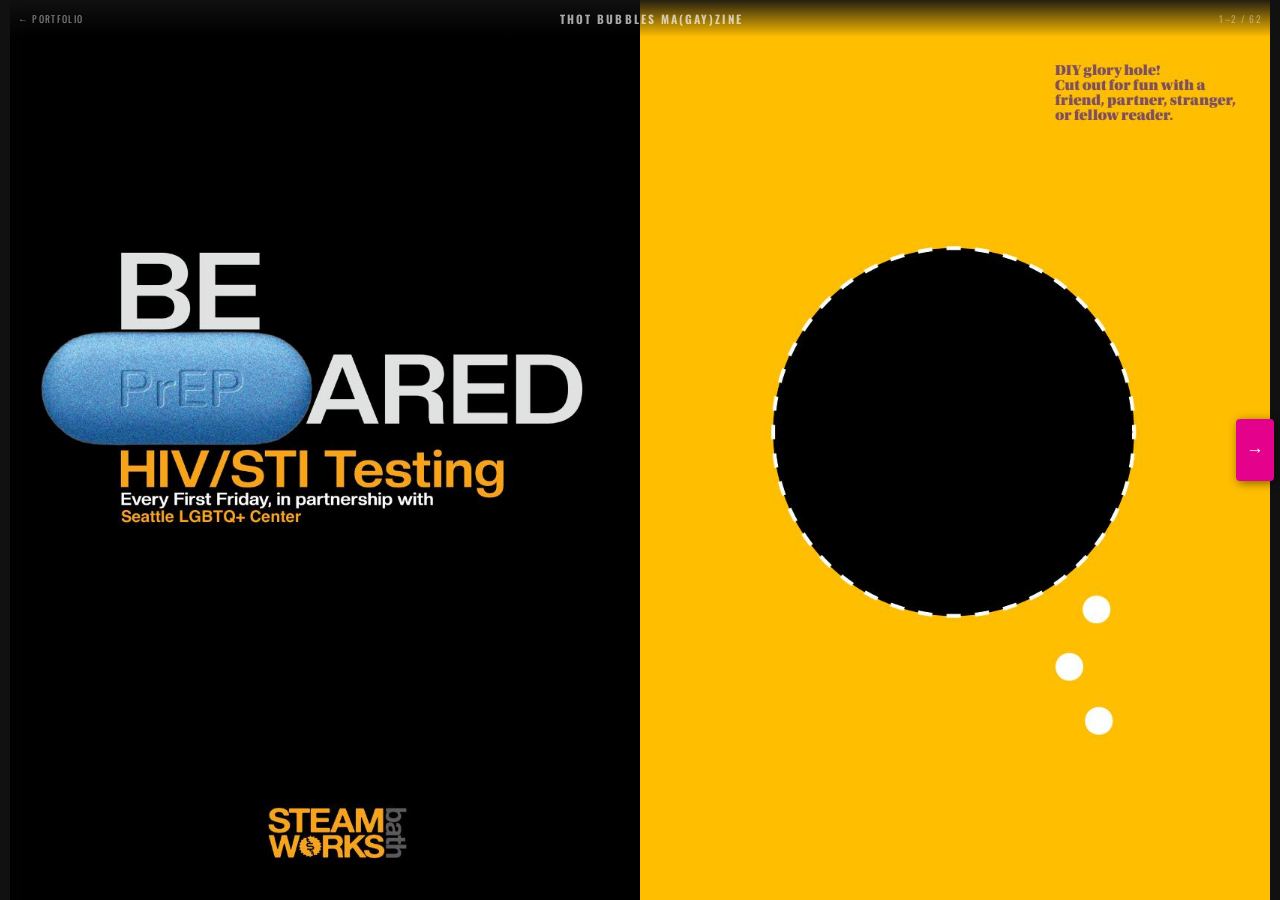
<file: magazine.html>
<!DOCTYPE html>
<html lang="en">
<head>
  <meta charset="UTF-8" />
  <meta name="viewport" content="width=device-width, initial-scale=1.0" />
  <title>Thot Bubbles Ma(gay)zine</title>
  <link rel="icon" href="assets/images/favicon.ico" />
  <link href="https://fonts.googleapis.com/css2?family=Oswald:wght@600;700&display=swap" rel="stylesheet" />
  <style>
    *, *::before, *::after { box-sizing: border-box; margin: 0; padding: 0; }
    html, body { height: 100%; overflow: hidden; background: #111; }

    .spread {
      position: fixed;
      inset: 0;
      display: flex;
      perspective: 4000px;
    }
    .page-slot {
      flex: 1;
      height: 100%;
      overflow: hidden;
      background: #111;
      position: relative;
    }
    .page-slot img {
      width: 100%;
      height: 100%;
      object-fit: contain;
      display: block;
      user-select: none;
      -webkit-user-drag: none;
    }
    .page-slot:first-child img { object-position: right center; }
    .page-slot:last-child  img { object-position: left center; }

    /* Top nav */
    .nav-top {
      position: fixed;
      top: 0; left: 0; right: 0;
      z-index: 200;
      display: flex;
      align-items: center;
      justify-content: space-between;
      padding: 10px 18px;
      background: linear-gradient(to bottom, rgba(17,17,17,0.92) 0%, transparent 100%);
      pointer-events: none;
    }
    .nav-top > * { pointer-events: auto; }
    .nav-top__back {
      font-family: 'Oswald', sans-serif;
      font-size: 0.6rem;
      letter-spacing: 0.14em;
      text-transform: uppercase;
      color: rgba(255,255,255,0.5);
      text-decoration: none;
      transition: color 0.15s;
    }
    .nav-top__back:hover { color: #e4028c; }
    .nav-top__title {
      font-family: 'Oswald', sans-serif;
      font-size: 0.72rem;
      font-weight: 700;
      letter-spacing: 0.18em;
      text-transform: uppercase;
      color: rgba(255,255,255,0.65);
    }
    .nav-top__counter {
      font-family: 'Oswald', sans-serif;
      font-size: 0.6rem;
      letter-spacing: 0.14em;
      color: rgba(255,255,255,0.38);
    }

    /* Arrows */
    .arrow {
      position: fixed;
      top: 50%;
      transform: translateY(-50%);
      z-index: 200;
      background: #e4028c;
      color: #fff;
      border: none;
      width: 38px; height: 62px;
      font-size: 1.1rem;
      cursor: pointer;
      border-radius: 4px;
      display: flex; align-items: center; justify-content: center;
      box-shadow: 2px 2px 10px rgba(0,0,0,0.5);
      transition: background 0.15s, transform 0.15s, opacity 0.2s;
    }
    .arrow:hover { background: #fff; color: #111; transform: translateY(-50%) scale(1.06); }
    .arrow:disabled { opacity: 0; pointer-events: none; }
    .arrow--prev { left: 6px; }
    .arrow--next { right: 6px; }

    /* Mobile: single page */
    @media (max-width: 700px) {
      .page-slot:last-child { display: none; }
      .page-slot:first-child { flex: 2; }
      .arrow { width: 32px; height: 52px; font-size: 0.95rem; }
    }

    @media (prefers-reduced-motion: reduce) {
      * { transition: none !important; }
    }
  </style>
</head>
<body>

<div class="spread" id="spread">
  <div class="page-slot" id="slotL"><img id="imgL" alt="" /></div>
  <div class="page-slot" id="slotR"><img id="imgR" alt="" /></div>
</div>

<div class="nav-top">
  <a class="nav-top__back" href="flipbook.html?sec=4">← Portfolio</a>
  <span class="nav-top__title">Thot Bubbles Ma(gay)zine</span>
  <span class="nav-top__counter" id="counter"></span>
</div>

<button class="arrow arrow--prev" id="prev">&#8592;</button>
<button class="arrow arrow--next" id="next">&#8594;</button>

<script>
  const TOTAL = 62;
  const PAGES = Array.from({length: TOTAL}, (_, i) =>
    `assets/images/magazine/page-${String(i+1).padStart(2,'0')}.jpg`
  );
  // 31 spreads: [0,1],[2,3],...[60,61]
  const SPREADS = Array.from({length: 31}, (_, i) => [i*2, i*2+1]);

  const TURN_MS = 380;
  let cur    = 0;
  let curMob = 0;
  let turning = false;

  const spreadEl = document.getElementById('spread');
  const imgL  = document.getElementById('imgL');
  const imgR  = document.getElementById('imgR');
  const prev  = document.getElementById('prev');
  const next  = document.getElementById('next');
  const ctr   = document.getElementById('counter');

  function isMobile() { return window.innerWidth <= 700; }

  function render() {
    if (isMobile()) {
      imgL.src = PAGES[curMob];
      ctr.textContent = `${curMob+1} / ${TOTAL}`;
      prev.disabled = curMob === 0 || turning;
      next.disabled = curMob === TOTAL-1 || turning;
    } else {
      const [l,r] = SPREADS[cur];
      imgL.src = PAGES[l];
      imgR.src = r < TOTAL ? PAGES[r] : '';
      ctr.textContent = r < TOTAL ? `${l+1}–${r+1} / ${TOTAL}` : `${l+1} / ${TOTAL}`;
      prev.disabled = cur === 0 || turning;
      next.disabled = cur === SPREADS.length-1 || turning;
    }
    preload();
  }

  function preload() {
    if (isMobile()) {
      [curMob-1,curMob+1].forEach(i => { if(i>=0&&i<TOTAL) new Image().src=PAGES[i]; });
    } else {
      [cur-1,cur+1].forEach(si => {
        if(si>=0&&si<SPREADS.length) SPREADS[si].forEach(pi => { if(pi<TOTAL) new Image().src=PAGES[pi]; });
      });
    }
  }

  function goNext() {
    if (turning) return;
    if (isMobile()) {
      if (curMob >= TOTAL-1) return;
      fade(curMob+1);
    } else {
      if (cur >= SPREADS.length-1) return;
      turning = true; prev.disabled=true; next.disabled=true;
      turnForward(cur+1);
    }
  }

  function goPrev() {
    if (turning) return;
    if (isMobile()) {
      if (curMob <= 0) return;
      fade(curMob-1);
    } else {
      if (cur <= 0) return;
      turning = true; prev.disabled=true; next.disabled=true;
      turnBackward(cur-1);
    }
  }

  function fade(n) {
    turning = true;
    imgL.style.transition = 'opacity 0.18s';
    imgL.style.opacity = '0';
    setTimeout(() => {
      curMob = n; render();
      imgL.style.opacity = '1';
      setTimeout(() => { imgL.style.transition=''; turning=false; }, 180);
    }, 180);
  }

  function turnForward(ni) {
    const [,curR] = SPREADS[cur];
    const [nL,nR] = SPREADS[ni];
    if (nR < TOTAL) imgR.src = PAGES[nR];
    const leaf = makeLeaf(PAGES[curR], PAGES[nL], true);
    spreadEl.appendChild(leaf);
    requestAnimationFrame(() => requestAnimationFrame(() => { leaf.style.transform='rotateY(-180deg)'; }));
    leaf.addEventListener('transitionend', () => {
      spreadEl.removeChild(leaf);
      imgL.src = PAGES[nL];
      cur = ni; turning = false; render();
    }, {once:true});
  }

  function turnBackward(pi) {
    const [curL] = SPREADS[cur];
    const [pL,pR] = SPREADS[pi];
    imgL.src = PAGES[pL];
    const leaf = makeLeaf(PAGES[curL], pR<TOTAL?PAGES[pR]:null, false);
    spreadEl.appendChild(leaf);
    requestAnimationFrame(() => requestAnimationFrame(() => { leaf.style.transform='rotateY(180deg)'; }));
    leaf.addEventListener('transitionend', () => {
      spreadEl.removeChild(leaf);
      imgR.src = pR<TOTAL ? PAGES[pR] : '';
      cur = pi; turning = false; render();
    }, {once:true});
  }

  function makeLeaf(front, back, fwd) {
    const d = document.createElement('div');
    d.style.cssText = `position:absolute;top:0;left:${fwd?'50%':'0'};width:50%;height:100%;
      transform-style:preserve-3d;transform-origin:${fwd?'left':'right'} center;
      transform:rotateY(0deg);transition:transform ${TURN_MS}ms cubic-bezier(.645,.045,.355,1);
      z-index:50;pointer-events:none;`;
    d.appendChild(face(front,false,fwd));
    d.appendChild(face(back,true,fwd));
    return d;
  }

  function face(src, back, fwd) {
    const f = document.createElement('div');
    f.style.cssText = `position:absolute;inset:0;background:#111;overflow:hidden;
      backface-visibility:hidden;-webkit-backface-visibility:hidden;
      ${back?'transform:rotateY(180deg);':''}`;
    if (src) {
      const i = document.createElement('img');
      i.src=src; i.style.cssText='width:100%;height:100%;object-fit:contain;display:block;';
      f.appendChild(i);
    }
    const g = !back
      ? (fwd?'linear-gradient(to left,rgba(0,0,0,.25) 0%,transparent 40%)':'linear-gradient(to right,rgba(0,0,0,.25) 0%,transparent 40%)')
      : (fwd?'linear-gradient(to right,rgba(0,0,0,.32) 0%,transparent 40%)':'linear-gradient(to left,rgba(0,0,0,.32) 0%,transparent 40%)');
    const s = document.createElement('div');
    s.style.cssText=`position:absolute;inset:0;background:${g};pointer-events:none;`;
    f.appendChild(s);
    return f;
  }

  prev.addEventListener('click', goPrev);
  next.addEventListener('click', goNext);
  document.addEventListener('keydown', e => {
    if (e.key==='ArrowLeft') goPrev();
    if (e.key==='ArrowRight') goNext();
  });
  let tx=null;
  document.addEventListener('touchstart', e=>{tx=e.touches[0].clientX;},{passive:true});
  document.addEventListener('touchend', e=>{
    if(tx===null)return;
    const dx=e.changedTouches[0].clientX-tx;
    if(Math.abs(dx)>45) dx<0?goNext():goPrev();
    tx=null;
  },{passive:true});
  window.addEventListener('resize', render);

  render();
</script>
</body>
</html>
</file>
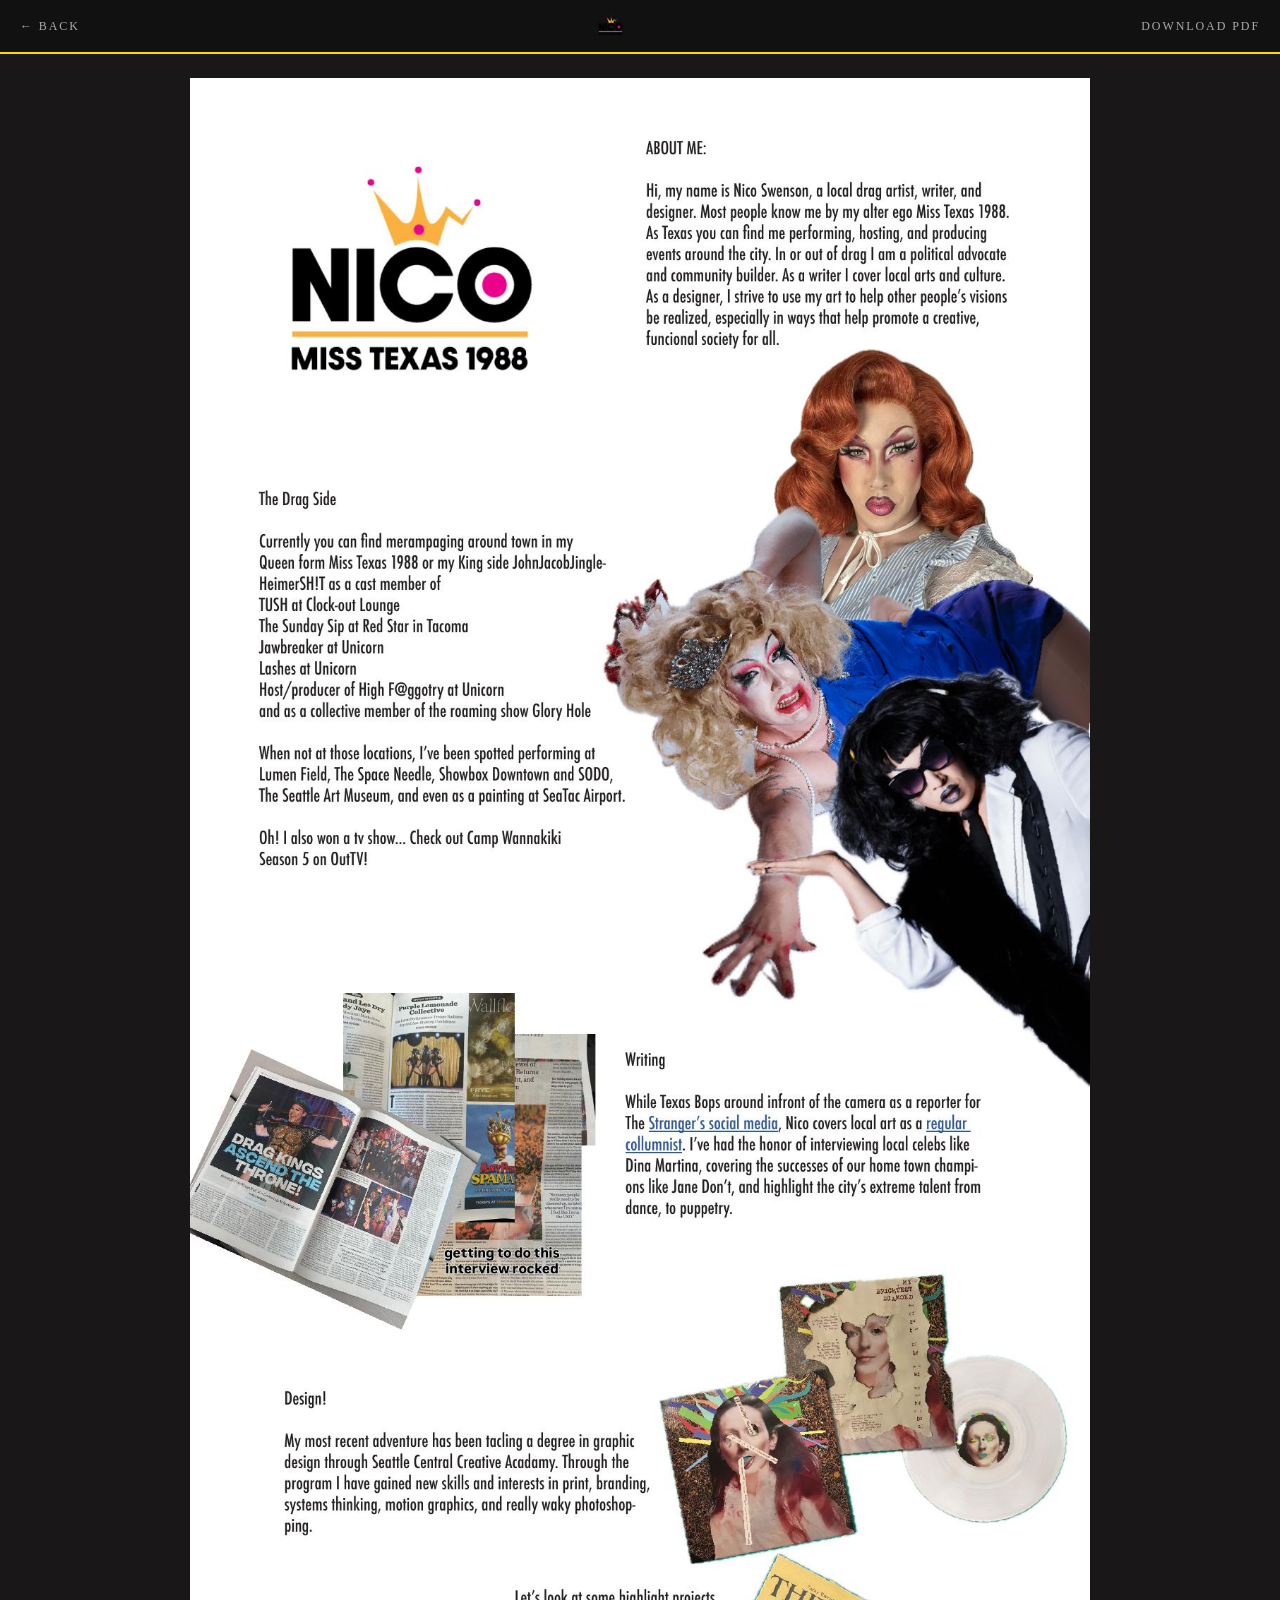
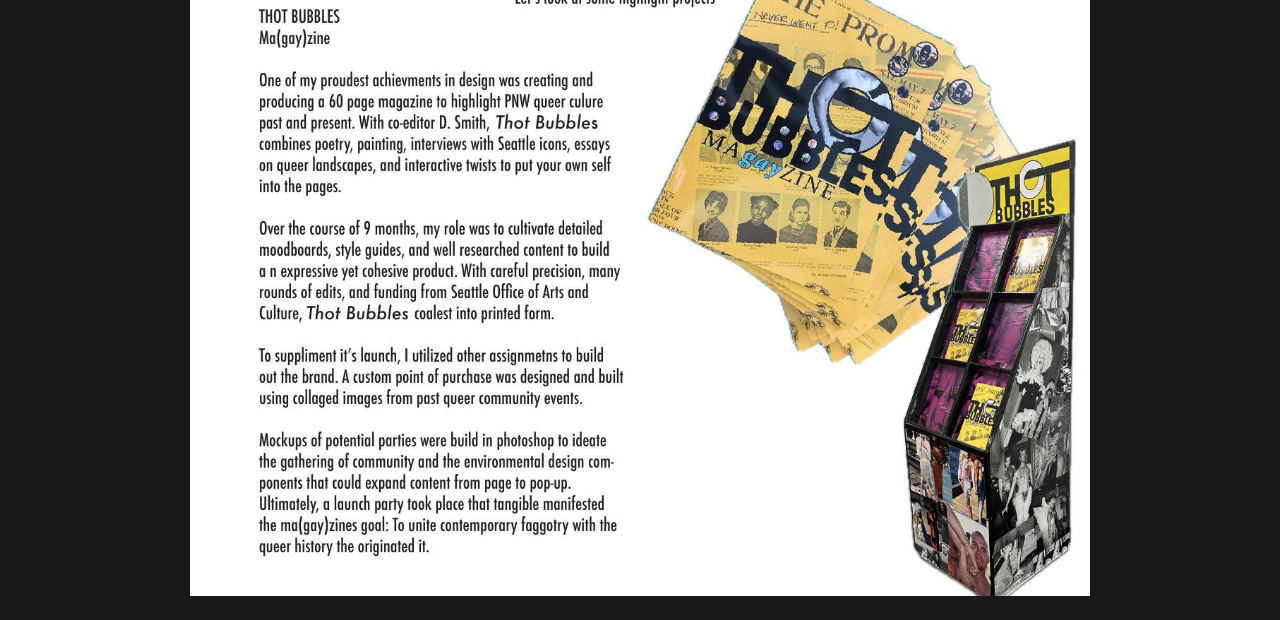
<file: portfolio.html>
<!DOCTYPE html>
<html lang="en">
<head>
  <meta charset="UTF-8" />
  <meta name="viewport" content="width=device-width, initial-scale=1.0" />
  <title>Nico Swenson — Portfolio</title>
  <link rel="icon" href="assets/images/favicon.ico" />
  <style>
    *, *::before, *::after { box-sizing: border-box; margin: 0; padding: 0; }
    body { background: #1a1718; display: flex; flex-direction: column; min-height: 100vh; }

    .topbar {
      background: #111;
      padding: 10px 20px;
      display: flex;
      align-items: center;
      justify-content: space-between;
      border-bottom: 2px solid #ffd400;
      position: sticky;
      top: 0;
      z-index: 10;
    }
    .topbar a {
      font-family: Georgia, serif;
      font-size: 0.75rem;
      letter-spacing: 0.16em;
      text-transform: uppercase;
      color: #aaa;
      text-decoration: none;
      transition: color 0.15s;
    }
    .topbar a:hover { color: #ffd400; }
    .topbar img { height: 32px; width: auto; }

    .content {
      flex: 1;
      display: flex;
      justify-content: center;
      padding: 24px 16px;
    }
    .content img {
      width: 100%;
      max-width: 900px;
      height: auto;
      display: block;
    }
  </style>
</head>
<body>
  <div class="topbar">
    <a href="index.html">← Back</a>
    <img src="assets/images/logo.png" alt="Nico — Miss Texas 1988" />
    <a href="portfolio.pdf" download>Download PDF</a>
  </div>
  <div class="content">
    <img src="assets/images/portfolio-pages/page-1.jpg" alt="Nico Swenson Portfolio" />
  </div>
</body>
</html>
</file>
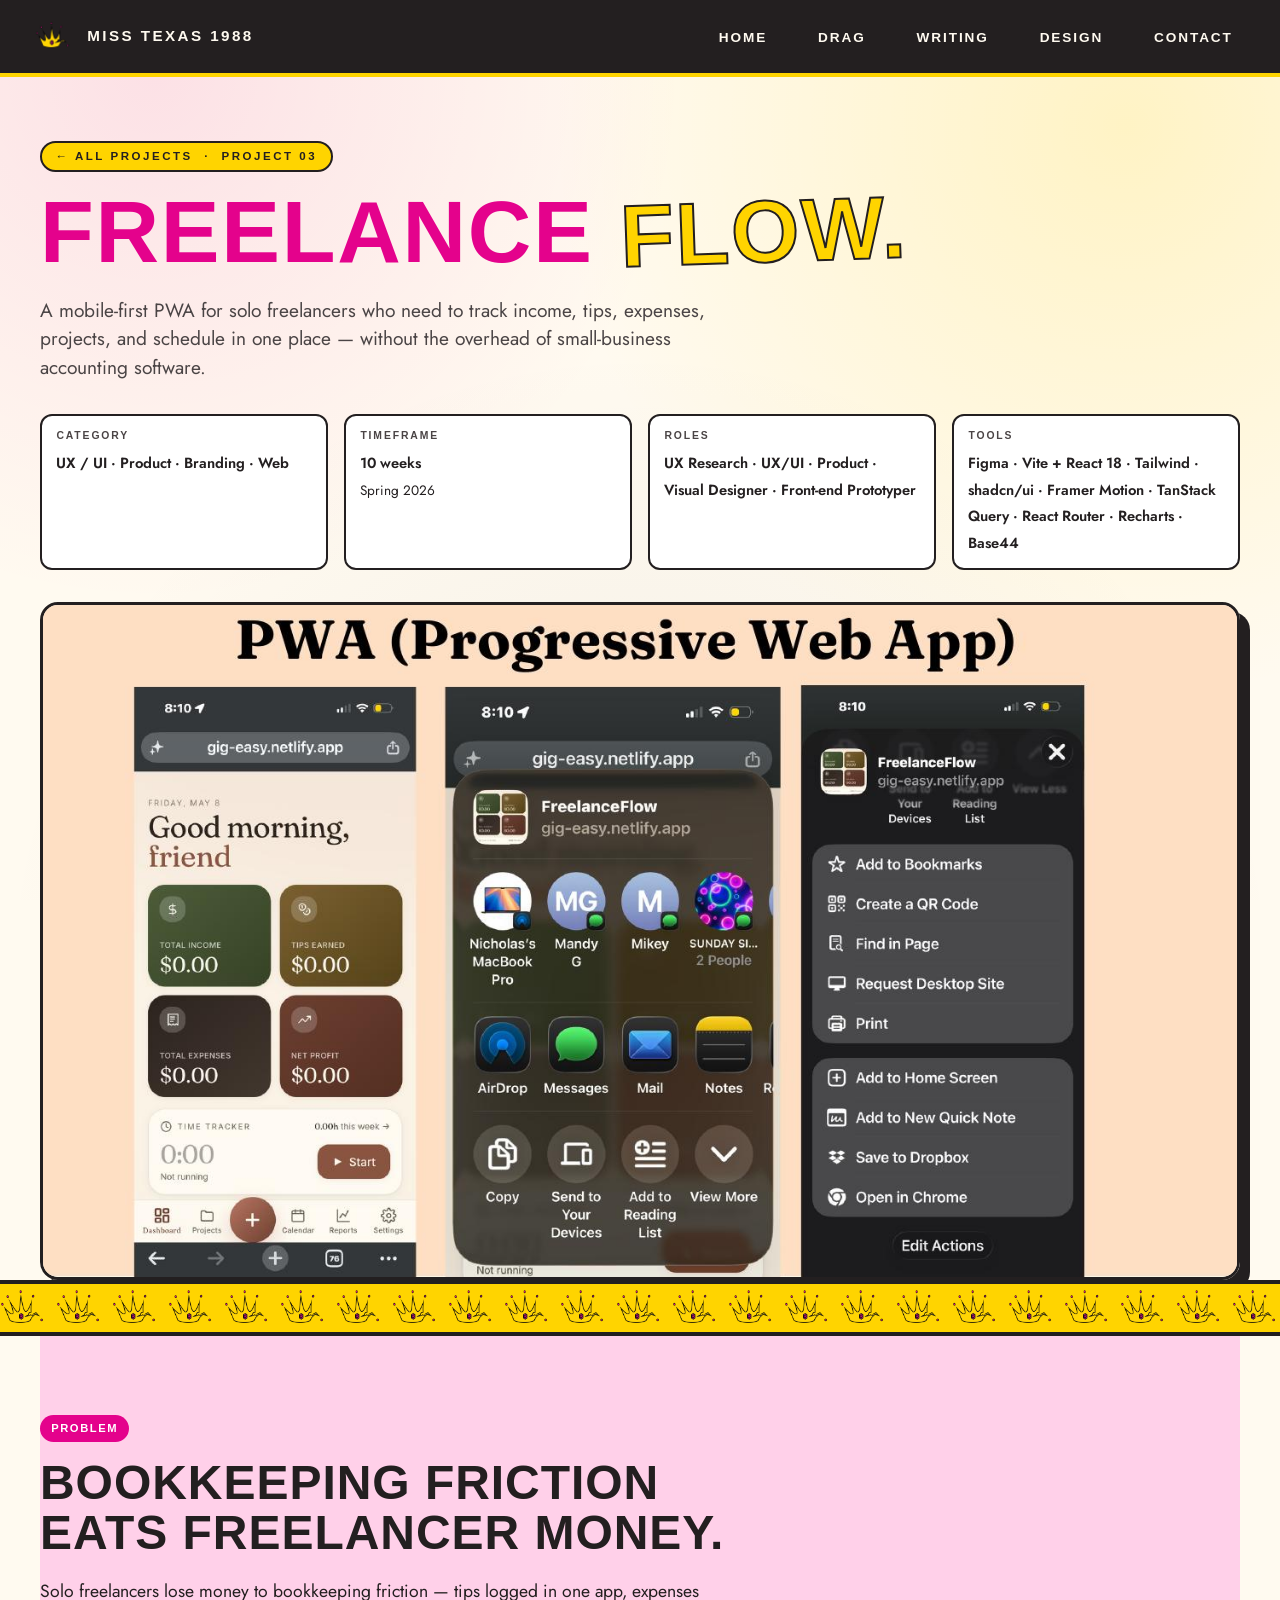
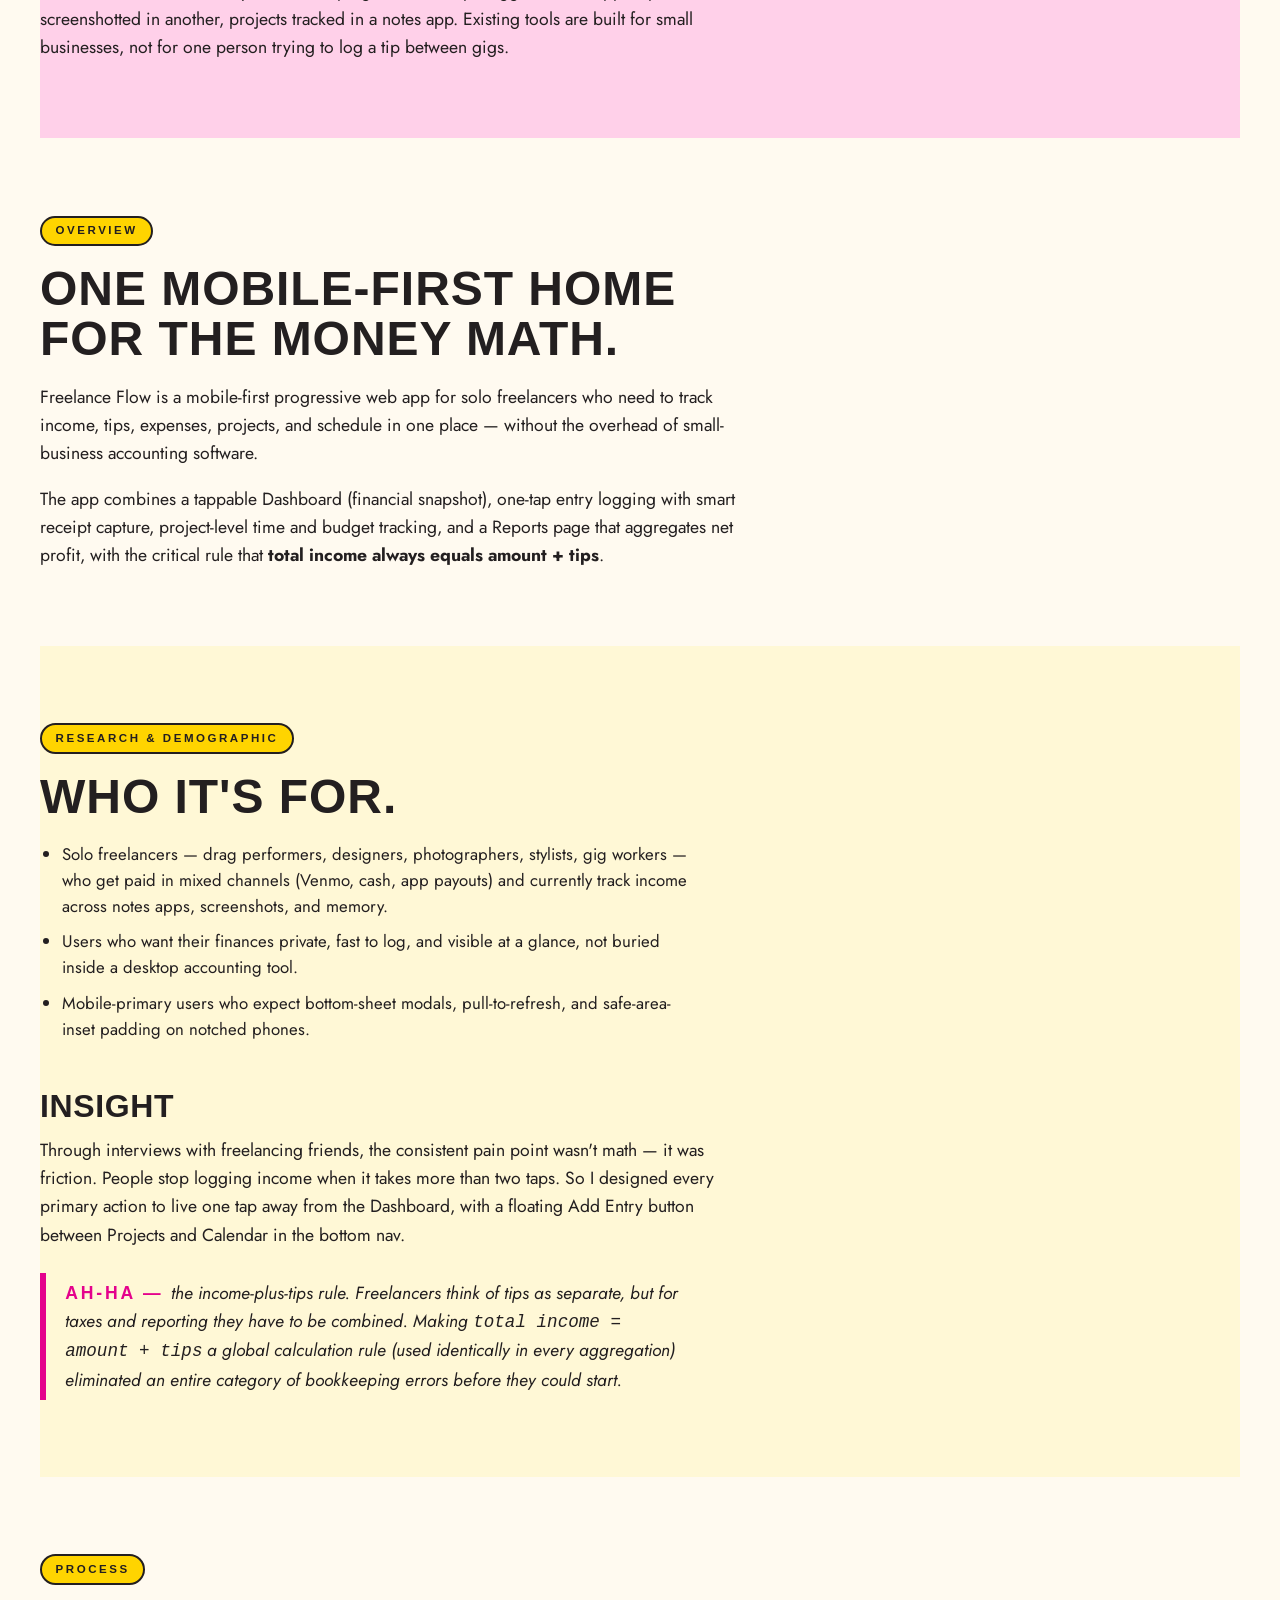
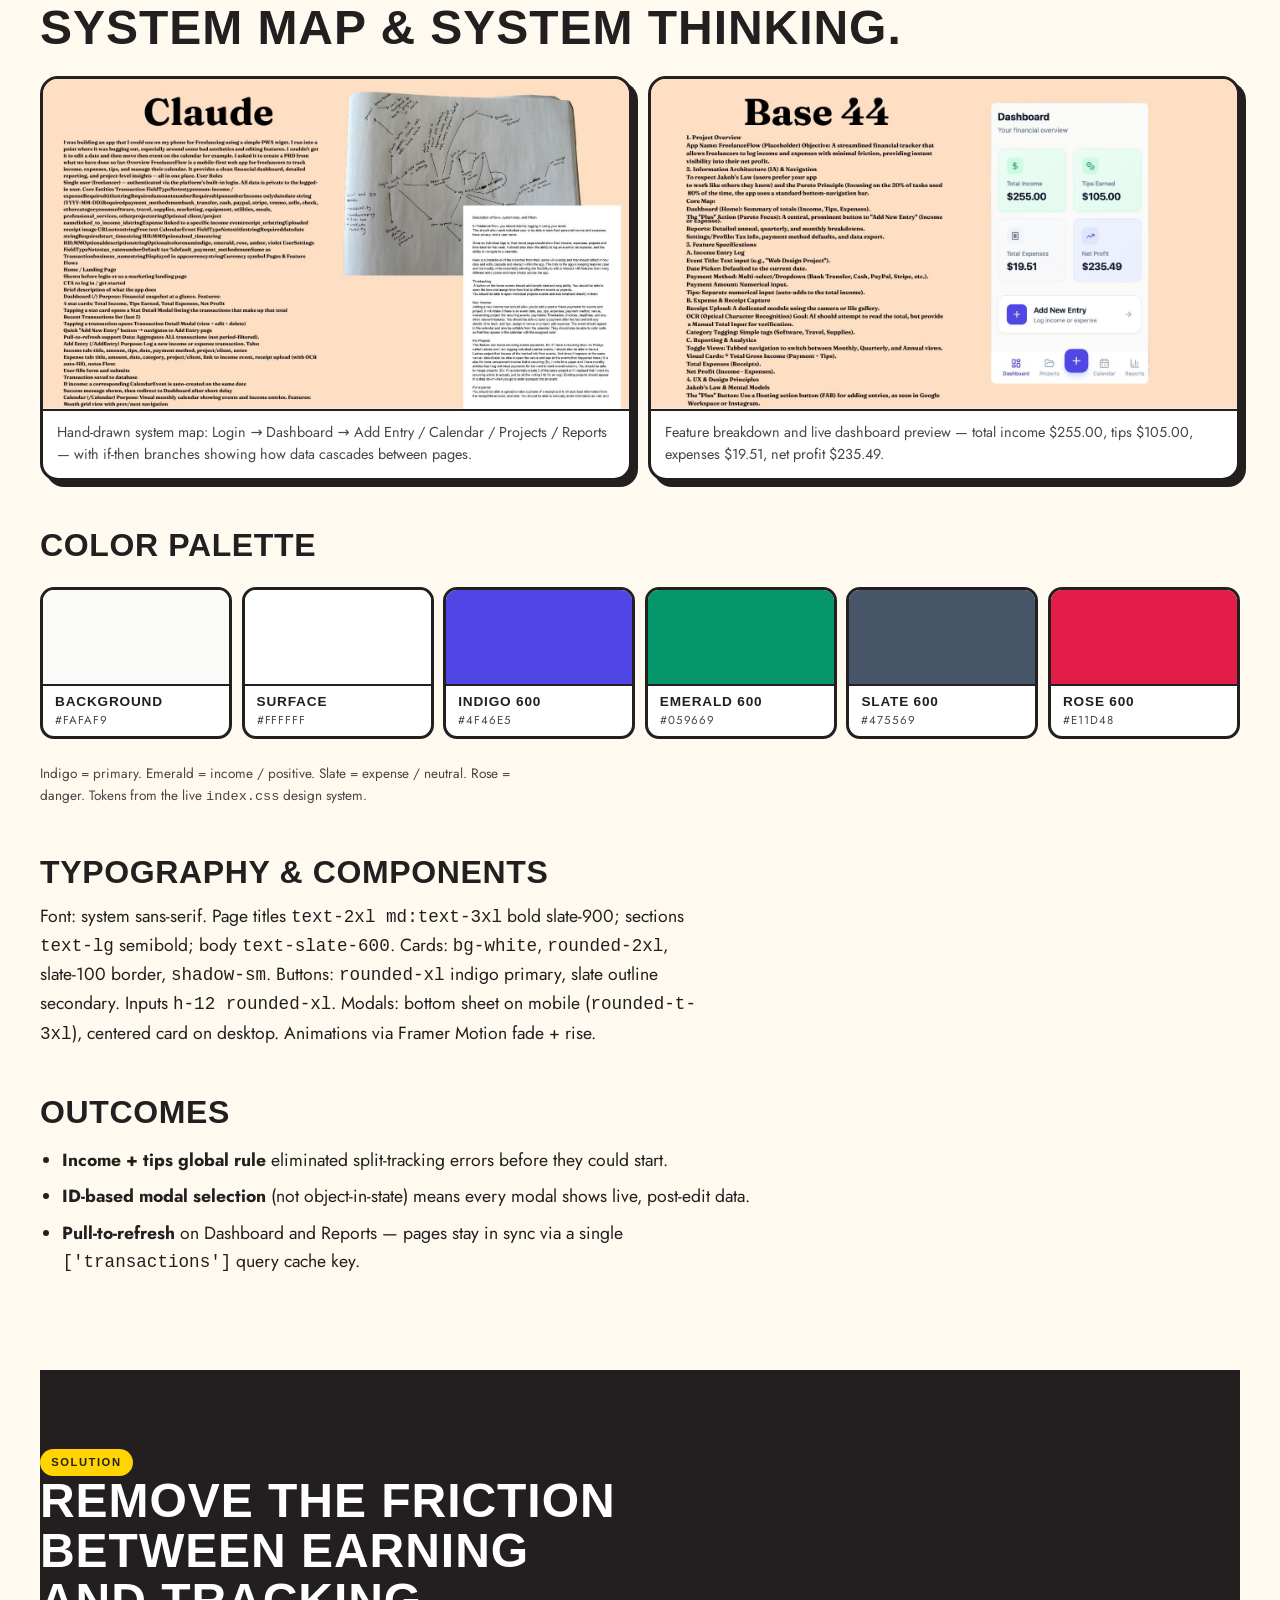
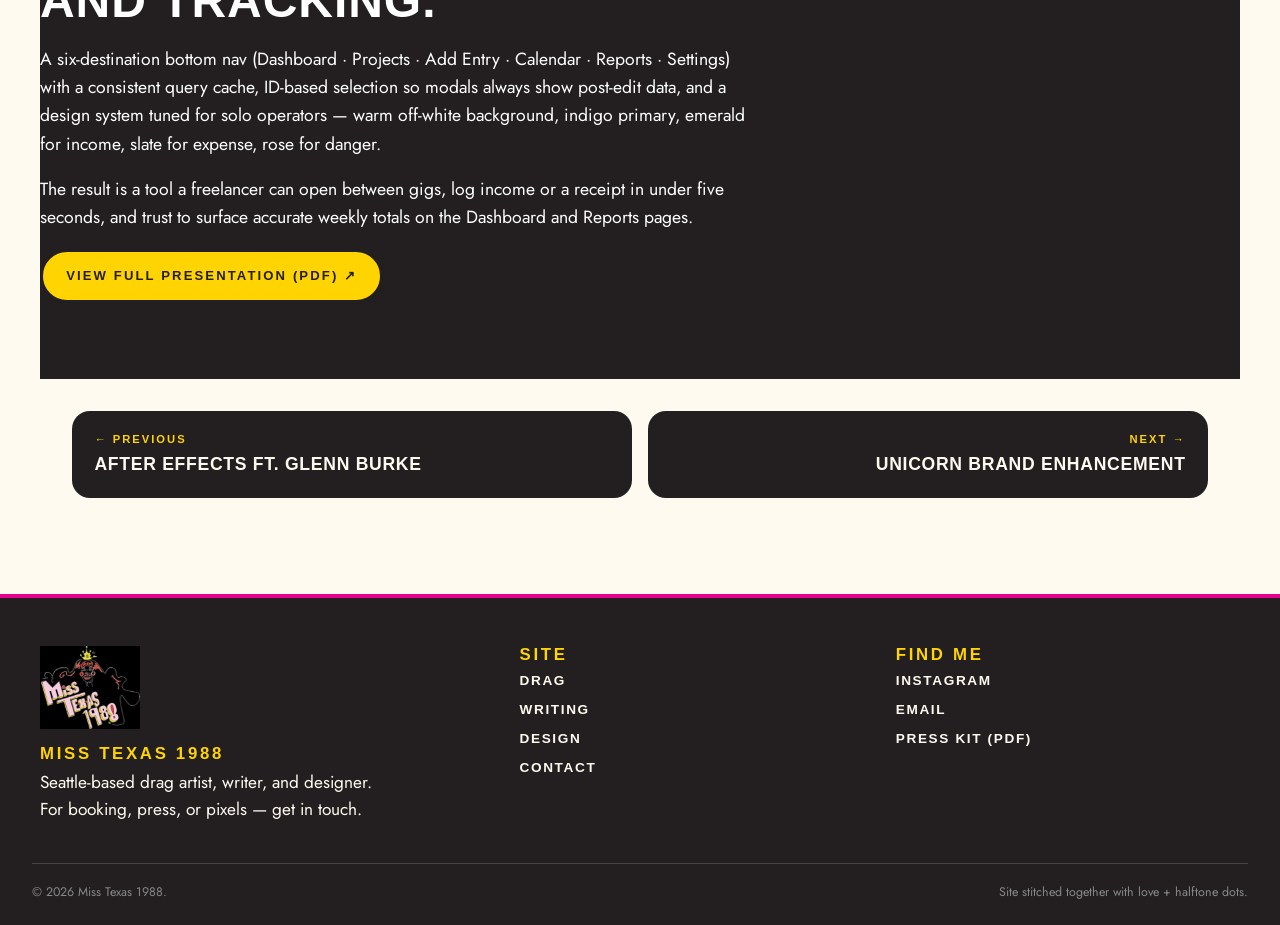
<file: project-freelance-flow.html>
<!doctype html>
<html lang="en">
<head>
  <meta charset="utf-8" />
  <meta name="viewport" content="width=device-width, initial-scale=1" />
  <title>Freelance Flow — Nico Swenson / Miss Texas 1988</title>
  <meta name="description" content="A mobile-first PWA for solo freelancers — tracking income, tips, expenses, projects, and schedule in one place. Case study by Nico Swenson." />
  <link rel="icon" type="image/png" sizes="32x32" href="assets/images/favicon-32.png" />
  <link rel="icon" type="image/png" sizes="192x192" href="assets/images/favicon-192.png" />
  <link rel="apple-touch-icon" sizes="180x180" href="assets/images/favicon-192.png" />
  <link rel="shortcut icon" href="assets/images/favicon.ico" />
  <link rel="preconnect" href="https://fonts.googleapis.com" />
  <link rel="preconnect" href="https://fonts.gstatic.com" crossorigin />
  <link href="https://fonts.googleapis.com/css2?family=Syncopate:wght@400;700&family=Jost:ital,wght@0,300;0,400;0,500;0,600;0,700;1,400;1,500&display=swap" rel="stylesheet" />
  <link rel="stylesheet" href="css/styles.css" />
</head>
<body>

  <header class="site-header">
    <nav class="nav" aria-label="Primary">
      <a class="nav-brand" href="index.html">Miss Texas 1988</a>
      <button class="nav-toggle" aria-expanded="false" aria-controls="primary-nav" aria-label="Open menu">≡</button>
      <ul class="nav-links" id="primary-nav">
        <li><a href="index.html#top">Home</a></li>
        <li><a href="index.html#drag">Drag</a></li>
        <li><a href="index.html#writing">Writing</a></li>
        <li><a href="index.html#design">Design</a></li>
        <li><a href="index.html#contact">Contact</a></li>
      </ul>
    </nav>
  </header>

  <main>
    <section class="wrap case-hero">
      <div class="reveal">
        <p class="eyebrow" style="background: var(--yellow-butter);">
          <a href="index.html#design" style="text-decoration: none; color: inherit;">← All projects</a>
          &nbsp;·&nbsp; Project 03
        </p>
        <h1 class="hero__title headline-rainbow" style="font-size: clamp(2.6rem, 7vw, 5.5rem);">
          <span class="word">Freelance</span>
          <span class="word word--rotate">Flow.</span>
        </h1>
        <p class="hero__lead" style="max-width: 56ch;">
          A mobile-first PWA for solo freelancers who need to track income, tips, expenses,
          projects, and schedule in one place — without the overhead of small-business accounting
          software.
        </p>
      </div>

      <div class="case-meta reveal">
        <div class="case-meta__item"><span class="case-meta__label">Category</span><span class="case-meta__value">UX / UI · Product · Branding · Web</span></div>
        <div class="case-meta__item"><span class="case-meta__label">Timeframe</span><span class="case-meta__value">10 weeks<br/><small>Spring 2026</small></span></div>
        <div class="case-meta__item"><span class="case-meta__label">Roles</span><span class="case-meta__value">UX Research · UX/UI · Product · Visual Designer · Front-end Prototyper</span></div>
        <div class="case-meta__item"><span class="case-meta__label">Tools</span><span class="case-meta__value">Figma · Vite + React 18 · Tailwind · shadcn/ui · Framer Motion · TanStack Query · React Router · Recharts · Base44</span></div>
      </div>

      <div class="case-img reveal">
        <img src="assets/images/projects/freelance-flow.jpg" alt="Freelance Flow — PWA app installed on mobile, showing dashboard with totals and add-to-home-screen menu" />
      </div>
    </section>

    <div class="scallop scallop--yellow" aria-hidden="true"></div>

    <section class="case-section wrap" style="background: var(--pink-soft);">
      <div class="reveal" style="max-width: 720px;">
        <span class="tag tag--red">Problem</span>
        <h2 class="mt-2">Bookkeeping friction eats freelancer money.</h2>
        <p>
          Solo freelancers lose money to bookkeeping friction — tips logged in one app, expenses
          screenshotted in another, projects tracked in a notes app. Existing tools are built for
          small businesses, not for one person trying to log a tip between gigs.
        </p>
      </div>
    </section>

    <section class="case-section wrap">
      <div class="reveal" style="max-width: 760px;">
        <span class="eyebrow">Overview</span>
        <h2>One mobile-first home for the money math.</h2>
        <p>
          Freelance Flow is a mobile-first progressive web app for solo freelancers who need to
          track income, tips, expenses, projects, and schedule in one place — without the overhead
          of small-business accounting software.
        </p>
        <p>
          The app combines a tappable Dashboard (financial snapshot), one-tap entry logging with
          smart receipt capture, project-level time and budget tracking, and a Reports page that
          aggregates net profit, with the critical rule that
          <strong>total income always equals amount + tips</strong>.
        </p>
      </div>
    </section>

    <section class="case-section wrap" style="background: var(--yellow-soft);">
      <div class="reveal" style="max-width: 760px;">
        <span class="eyebrow">Research &amp; demographic</span>
        <h2>Who it's for.</h2>
        <ul>
          <li>Solo freelancers — drag performers, designers, photographers, stylists, gig workers — who get paid in mixed channels (Venmo, cash, app payouts) and currently track income across notes apps, screenshots, and memory.</li>
          <li>Users who want their finances private, fast to log, and visible at a glance, not buried inside a desktop accounting tool.</li>
          <li>Mobile-primary users who expect bottom-sheet modals, pull-to-refresh, and safe-area-inset padding on notched phones.</li>
        </ul>

        <h3 class="mt-6">Insight</h3>
        <p>
          Through interviews with freelancing friends, the consistent pain point wasn't math —
          it was friction. People stop logging income when it takes more than two taps. So I
          designed every primary action to live one tap away from the Dashboard, with a floating
          Add Entry button between Projects and Calendar in the bottom nav.
        </p>
        <p class="aha">
          the income-plus-tips rule. Freelancers think of tips as separate, but for taxes and
          reporting they have to be combined. Making
          <code>total income = amount + tips</code> a global calculation rule (used identically in
          every aggregation) eliminated an entire category of bookkeeping errors before they could
          start.
        </p>
      </div>
    </section>

    <section class="case-section wrap">
      <div class="reveal">
        <span class="eyebrow">Process</span>
        <h2>System map &amp; system thinking.</h2>
      </div>

      <div class="process-grid reveal">
        <figure>
          <img src="assets/images/projects/freelance-flow-flow.jpg" alt="Hand-drawn system map for Freelance Flow" />
          <figcaption>Hand-drawn system map: Login → Dashboard → Add Entry / Calendar / Projects / Reports — with if-then branches showing how data cascades between pages.</figcaption>
        </figure>
        <figure>
          <img src="assets/images/projects/freelance-flow-base.jpg" alt="Freelance Flow — Base44 implementation and feature breakdown" />
          <figcaption>Feature breakdown and live dashboard preview — total income $255.00, tips $105.00, expenses $19.51, net profit $235.49.</figcaption>
        </figure>
      </div>

      <h3 class="mt-6 reveal">Color palette</h3>
      <div class="palette reveal">
        <div class="swatch"><div class="swatch__color" style="background:#FAFAF9; border-bottom: 2px solid var(--ink);"></div><div class="swatch__label">Background<small>#FAFAF9</small></div></div>
        <div class="swatch"><div class="swatch__color" style="background:#FFFFFF; border-bottom: 2px solid var(--ink);"></div><div class="swatch__label">Surface<small>#FFFFFF</small></div></div>
        <div class="swatch"><div class="swatch__color" style="background:#4F46E5"></div><div class="swatch__label">Indigo 600<small>#4F46E5</small></div></div>
        <div class="swatch"><div class="swatch__color" style="background:#059669"></div><div class="swatch__label">Emerald 600<small>#059669</small></div></div>
        <div class="swatch"><div class="swatch__color" style="background:#475569"></div><div class="swatch__label">Slate 600<small>#475569</small></div></div>
        <div class="swatch"><div class="swatch__color" style="background:#E11D48"></div><div class="swatch__label">Rose 600<small>#E11D48</small></div></div>
      </div>
      <p style="font-family: var(--font-mono); font-size: 0.85rem; color: var(--ink-soft); max-width: 60ch;">
        Indigo = primary. Emerald = income / positive. Slate = expense / neutral. Rose = danger.
        Tokens from the live <code>index.css</code> design system.
      </p>

      <h3 class="mt-6 reveal">Typography &amp; components</h3>
      <p style="max-width: 60ch;">
        Font: system sans-serif. Page titles <code>text-2xl md:text-3xl</code> bold slate-900;
        sections <code>text-lg</code> semibold; body <code>text-slate-600</code>.
        Cards: <code>bg-white</code>, <code>rounded-2xl</code>, slate-100 border, <code>shadow-sm</code>.
        Buttons: <code>rounded-xl</code> indigo primary, slate outline secondary. Inputs
        <code>h-12 rounded-xl</code>. Modals: bottom sheet on mobile
        (<code>rounded-t-3xl</code>), centered card on desktop. Animations via Framer Motion
        fade + rise.
      </p>

      <h3 class="mt-6 reveal">Outcomes</h3>
      <ul style="font-family: var(--font-serif); font-size: 1.1rem; max-width: 65ch;">
        <li><strong>Income + tips global rule</strong> eliminated split-tracking errors before they could start.</li>
        <li><strong>ID-based modal selection</strong> (not object-in-state) means every modal shows live, post-edit data.</li>
        <li><strong>Pull-to-refresh</strong> on Dashboard and Reports — pages stay in sync via a single <code>['transactions']</code> query cache key.</li>
      </ul>
    </section>

    <section class="case-section wrap" style="background: var(--blue-electric); color: var(--cream);">
      <div class="reveal" style="max-width: 760px;">
        <span class="tag tag--yellow">Solution</span>
        <h2 style="color: var(--cream);">Remove the friction between earning and tracking.</h2>
        <p>
          A six-destination bottom nav (Dashboard · Projects · Add Entry · Calendar · Reports ·
          Settings) with a consistent query cache, ID-based selection so modals always show
          post-edit data, and a design system tuned for solo operators — warm off-white
          background, indigo primary, emerald for income, slate for expense, rose for danger.
        </p>
        <p>
          The result is a tool a freelancer can open between gigs, log income or a receipt in
          under five seconds, and trust to surface accurate weekly totals on the Dashboard and
          Reports pages.
        </p>
        <a class="btn" href="assets/files/projects/freelance-flow.pdf" target="_blank" rel="noopener">View full presentation (PDF) ↗</a>
      </div>
    </section>

    <section class="wrap">
      <div class="case-nav">
        <a href="project-glenn-burke.html">
          <small>← Previous</small>
          <strong>After Effects ft. Glenn Burke</strong>
        </a>
        <a href="project-unicorn.html">
          <small>Next →</small>
          <strong>Unicorn Brand Enhancement</strong>
        </a>
      </div>
    </section>
  </main>

  <footer class="site-footer">
    <div class="footer-inner">
      <div>
        <img class="footer-logo" src="assets/images/mt-logo-dark.png" alt="Miss Texas 1988 logo" />
        <h4>Miss Texas 1988</h4>
        <p>Seattle-based drag artist, writer, and designer.<br/>For booking, press, or pixels — get in touch.</p>
      </div>
      <div>
        <h4>Site</h4>
        <ul>
          <li><a href="index.html#drag">Drag</a></li>
          <li><a href="index.html#writing">Writing</a></li>
          <li><a href="index.html#design">Design</a></li>
          <li><a href="index.html#contact">Contact</a></li>
        </ul>
      </div>
      <div>
        <h4>Find me</h4>
        <ul>
          <li><a href="https://instagram.com/misstexas1988" target="_blank" rel="noopener">Instagram</a></li>
          <li><a href="mailto:misstexas1988@gmail.com">Email</a></li>
          <li><a href="assets/files/Miss-Texas-1988-Drag-Resume.pdf" target="_blank" rel="noopener">Press kit (PDF)</a></li>
        </ul>
      </div>
    </div>
    <div class="footer-fineprint">
      <span>© <span id="year"></span> Miss Texas 1988.</span>
      <span>Site stitched together with love + halftone dots.</span>
    </div>
  </footer>

  <script>document.getElementById('year').textContent = new Date().getFullYear();</script>
  <script src="js/main.js"></script>
</body>
</html>
</file>
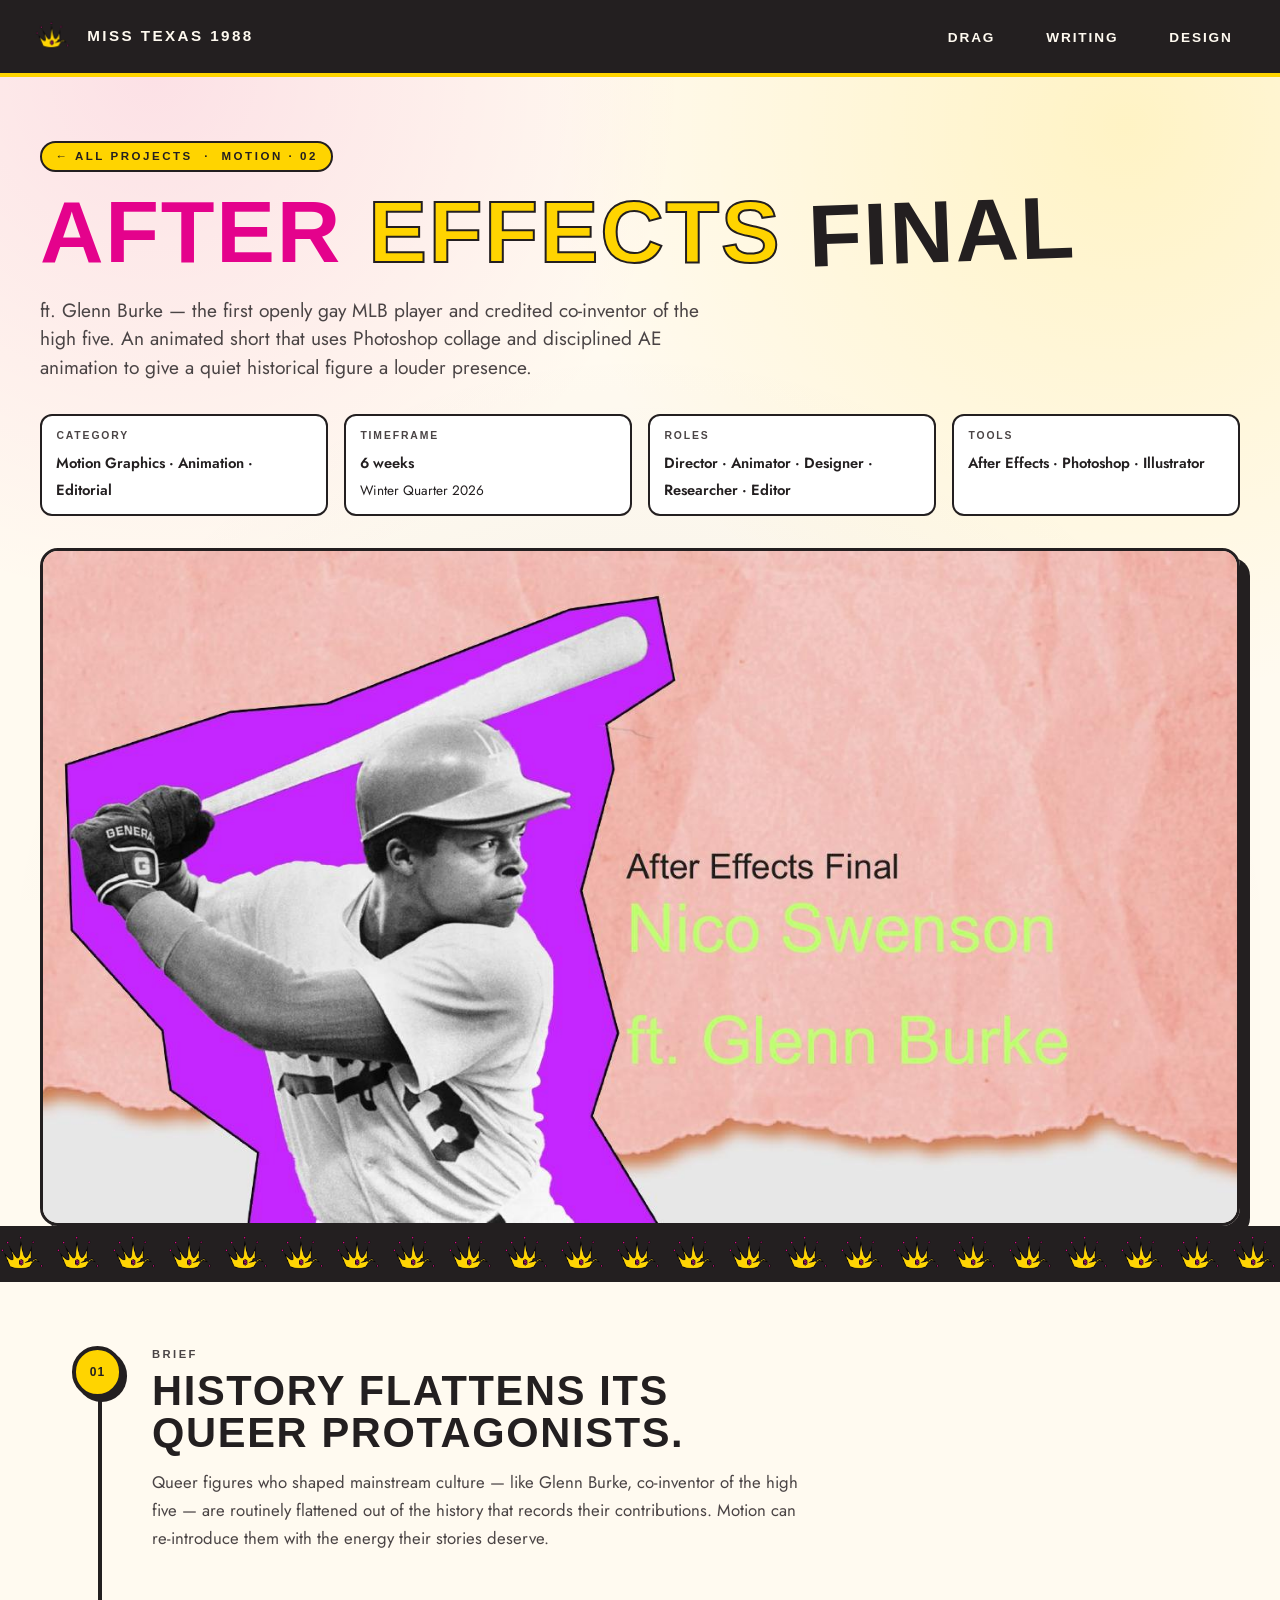
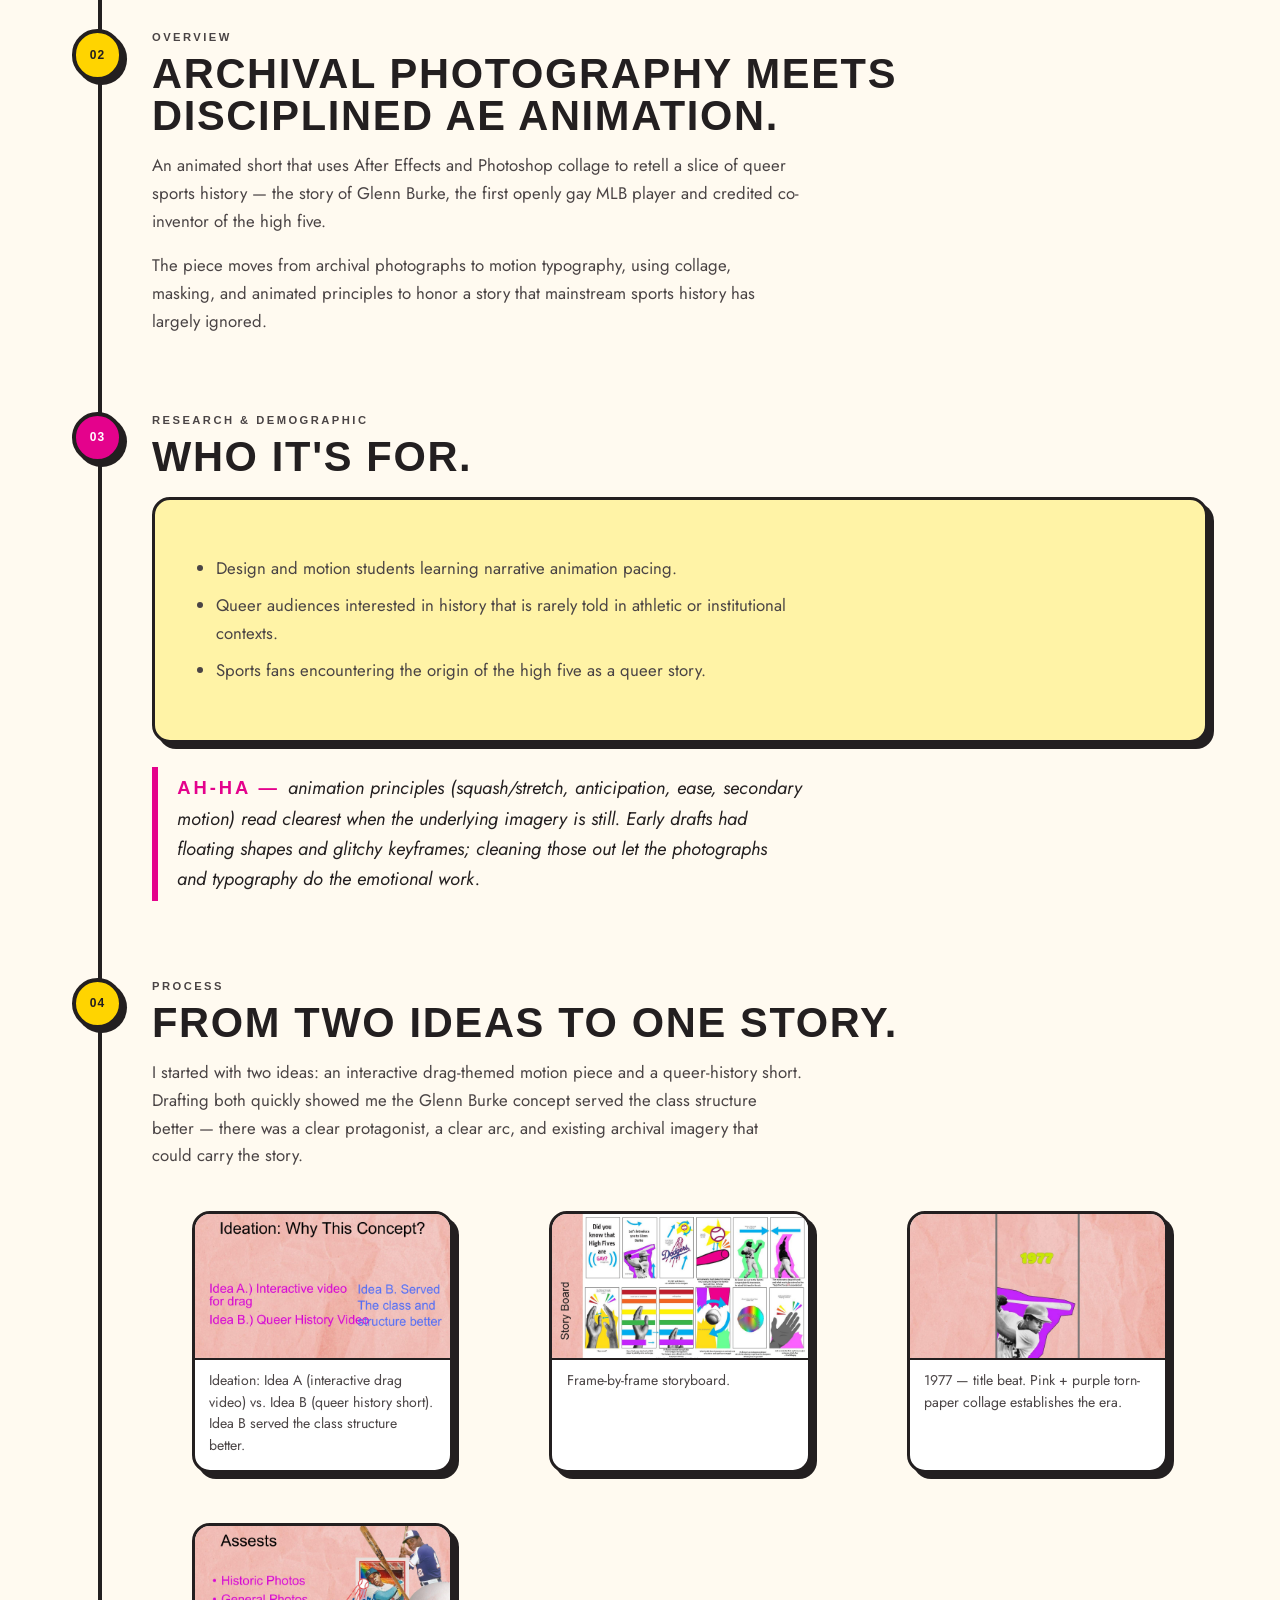
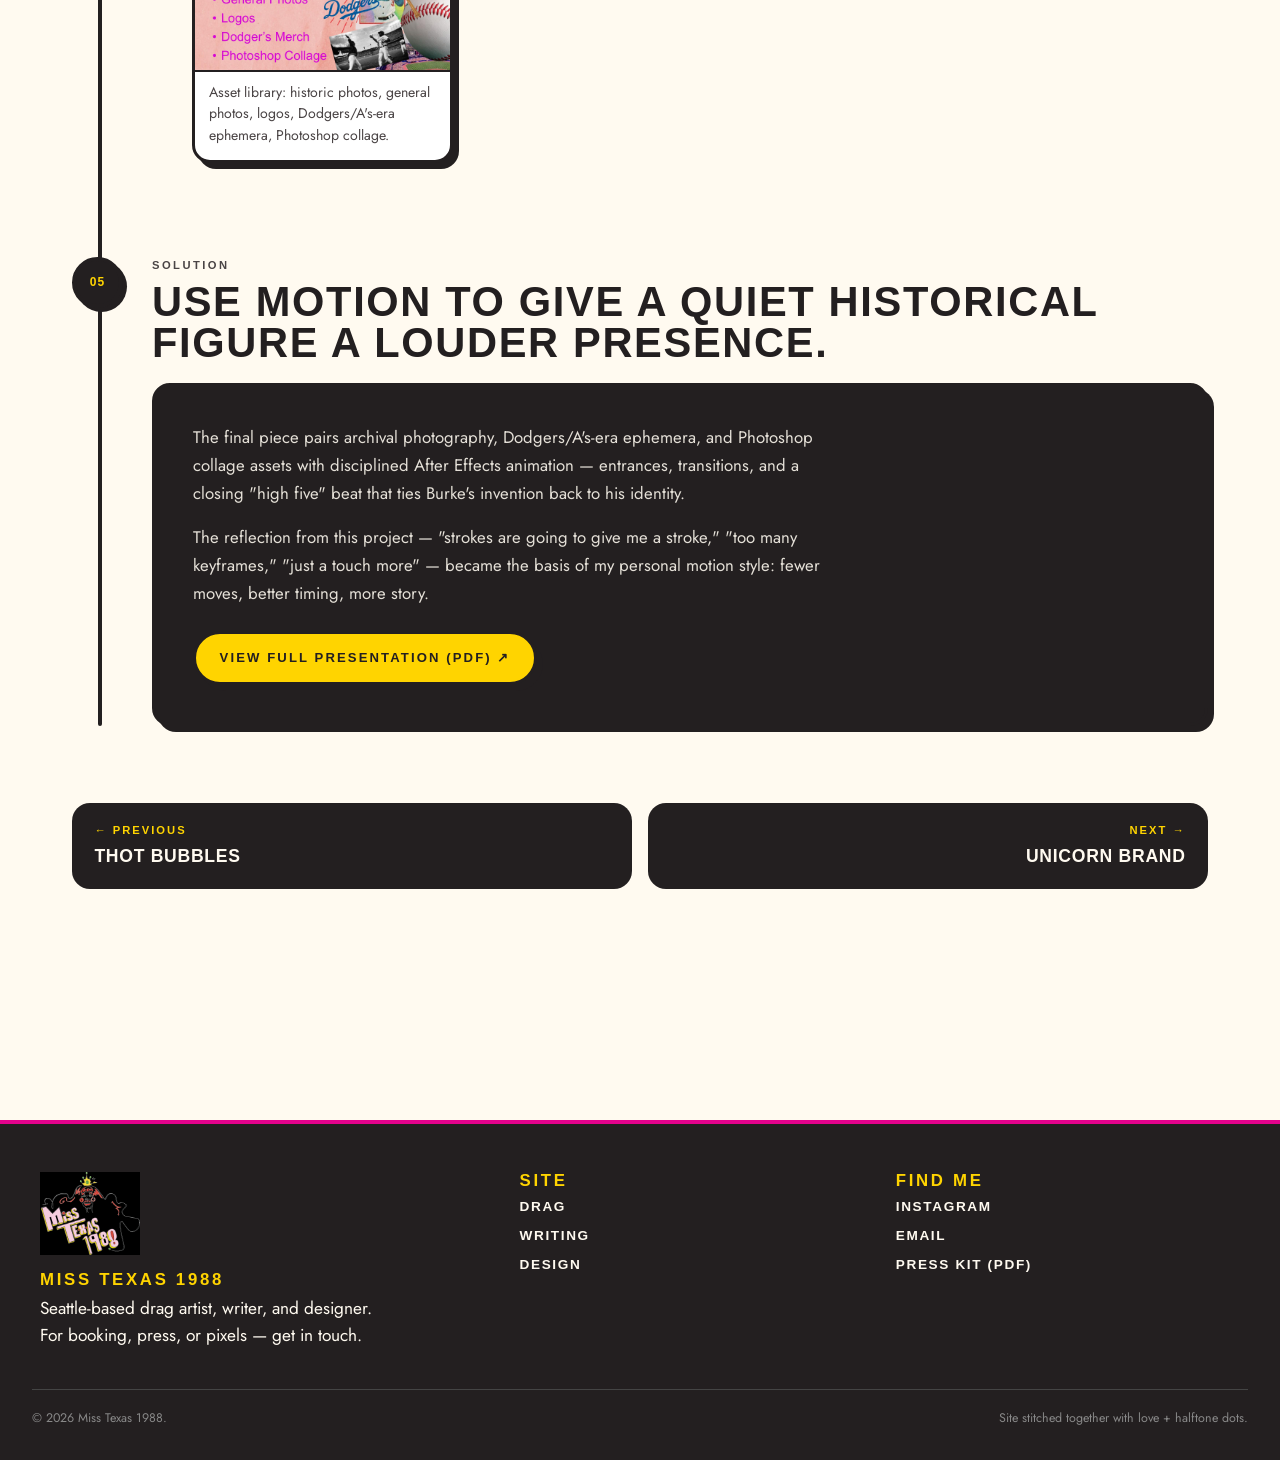
<file: project-glenn-burke.html>
<!doctype html>
<html lang="en">
<head>
  <meta charset="utf-8" />
  <meta name="viewport" content="width=device-width, initial-scale=1" />
  <title>After Effects Final ft. Glenn Burke — Nico Swenson / Miss Texas 1988</title>
  <meta name="description" content="An animated short retelling the story of Glenn Burke, the first openly gay MLB player and credited co-inventor of the high five." />
  <link rel="icon" type="image/png" sizes="32x32" href="assets/images/favicon-32.png" />
  <link rel="icon" type="image/png" sizes="192x192" href="assets/images/favicon-192.png" />
  <link rel="apple-touch-icon" sizes="180x180" href="assets/images/favicon-192.png" />
  <link rel="shortcut icon" href="assets/images/favicon.ico" />
  <link rel="preconnect" href="https://fonts.googleapis.com" />
  <link rel="preconnect" href="https://fonts.gstatic.com" crossorigin />
  <link href="https://fonts.googleapis.com/css2?family=Syncopate:wght@400;700&family=Jost:ital,wght@0,300;0,400;0,500;0,600;0,700;1,400;1,500&display=swap" rel="stylesheet" />
  <link rel="stylesheet" href="css/styles.css" />
</head>
<body>

  <header class="site-header">
    <nav class="nav" aria-label="Primary">
      <a class="nav-brand" href="index.html">Miss Texas 1988</a>
      <button class="nav-toggle" aria-expanded="false" aria-controls="primary-nav" aria-label="Open menu">≡</button>
      <ul class="nav-links" id="primary-nav">
        <li><a href="index.html#drag">Drag</a></li>
        <li><a href="index.html#writing">Writing</a></li>
        <li><a href="index.html#design">Design</a></li>
      </ul>
    </nav>
  </header>

  <main>

    <!-- ═══ PROJECT HEADER ═══ -->
    <section class="wrap case-hero reveal">
      <p class="eyebrow" style="background: var(--yellow);">
        <a href="index.html#design" style="text-decoration: none; color: inherit;">← All projects</a>
        &nbsp;·&nbsp; Motion · 02
      </p>
      <h1 class="hero__title headline-rainbow" style="font-size: clamp(2.6rem, 7vw, 5.5rem);">
        <span class="word">After</span>
        <span class="word">Effects</span>
        <span class="word word--rotate">Final</span>
      </h1>
      <p class="hero__lead" style="max-width: 56ch;">
        ft. Glenn Burke — the first openly gay MLB player and credited co-inventor of the high
        five. An animated short that uses Photoshop collage and disciplined AE animation to give
        a quiet historical figure a louder presence.
      </p>

      <div class="case-meta reveal">
        <div class="case-meta__item"><span class="case-meta__label">Category</span><span class="case-meta__value">Motion Graphics · Animation · Editorial</span></div>
        <div class="case-meta__item"><span class="case-meta__label">Timeframe</span><span class="case-meta__value">6 weeks<br/><small>Winter Quarter 2026</small></span></div>
        <div class="case-meta__item"><span class="case-meta__label">Roles</span><span class="case-meta__value">Director · Animator · Designer · Researcher · Editor</span></div>
        <div class="case-meta__item"><span class="case-meta__label">Tools</span><span class="case-meta__value">After Effects · Photoshop · Illustrator</span></div>
      </div>

      <div class="case-img reveal">
        <img src="assets/images/projects/motion-glenn.jpg" alt="Opening frame — Glenn Burke as protagonist" />
      </div>
    </section>

    <div class="scallop scallop--blue" aria-hidden="true"></div>

    <!-- ═══ PROCESS TIMELINE ═══ -->
    <section class="wrap" style="padding-bottom: clamp(4rem, 8vw, 7rem);">

      <div class="timeline">

        <!-- STEP 1: BRIEF -->
        <div class="timeline-step reveal">
          <div class="timeline-step__marker">01</div>
          <span class="timeline-step__phase">Brief</span>
          <h2 class="timeline-step__title">History flattens its queer protagonists.</h2>
          <div class="timeline-step__body">
            <p>
              Queer figures who shaped mainstream culture — like Glenn Burke, co-inventor of the high
              five — are routinely flattened out of the history that records their contributions.
              Motion can re-introduce them with the energy their stories deserve.
            </p>
          </div>
        </div>

        <!-- STEP 2: OVERVIEW -->
        <div class="timeline-step reveal">
          <div class="timeline-step__marker">02</div>
          <span class="timeline-step__phase">Overview</span>
          <h2 class="timeline-step__title">Archival photography meets disciplined AE animation.</h2>
          <div class="timeline-step__body">
            <p>
              An animated short that uses After Effects and Photoshop collage to retell a slice of
              queer sports history — the story of Glenn Burke, the first openly gay MLB player and
              credited co-inventor of the high five.
            </p>
            <p>
              The piece moves from archival photographs to motion typography, using collage, masking,
              and animated principles to honor a story that mainstream sports history has largely
              ignored.
            </p>
          </div>
        </div>

        <!-- STEP 3: RESEARCH -->
        <div class="timeline-step reveal">
          <div class="timeline-step__marker" style="background: var(--magenta); color: var(--white);">03</div>
          <span class="timeline-step__phase">Research &amp; Demographic</span>
          <h2 class="timeline-step__title">Who it's for.</h2>
          <div class="timeline-step__content timeline-step__content--yellow">
            <div class="timeline-step__body">
              <ul>
                <li>Design and motion students learning narrative animation pacing.</li>
                <li>Queer audiences interested in history that is rarely told in athletic or institutional contexts.</li>
                <li>Sports fans encountering the origin of the high five as a queer story.</li>
              </ul>
            </div>
          </div>
          <div class="timeline-step__body" style="margin-top: 1.5rem;">
            <p class="aha">
              animation principles (squash/stretch, anticipation, ease, secondary motion) read clearest
              when the underlying imagery is still. Early drafts had floating shapes and glitchy
              keyframes; cleaning those out let the photographs and typography do the emotional work.
            </p>
          </div>
        </div>

        <!-- STEP 4: PROCESS -->
        <div class="timeline-step reveal">
          <div class="timeline-step__marker">04</div>
          <span class="timeline-step__phase">Process</span>
          <h2 class="timeline-step__title">From two ideas to one story.</h2>
          <div class="timeline-step__body">
            <p>
              I started with two ideas: an interactive drag-themed motion piece and a queer-history
              short. Drafting both quickly showed me the Glenn Burke concept served the class
              structure better — there was a clear protagonist, a clear arc, and existing archival
              imagery that could carry the story.
            </p>
          </div>
          <div class="timeline-images">
            <figure class="timeline-img">
              <img src="assets/images/projects/motion-ideation.jpg" alt="Ideation: Idea A interactive drag video vs Idea B queer history short" />
              <figcaption>Ideation: Idea A (interactive drag video) vs. Idea B (queer history short). Idea B served the class structure better.</figcaption>
            </figure>
            <figure class="timeline-img">
              <img src="assets/images/projects/motion-storyboard.jpg" alt="Frame-by-frame storyboard for the Glenn Burke piece" />
              <figcaption>Frame-by-frame storyboard.</figcaption>
            </figure>
            <figure class="timeline-img">
              <img src="assets/images/projects/motion-process.jpg" alt="1977 — Glenn Burke title moment" />
              <figcaption>1977 — title beat. Pink + purple torn-paper collage establishes the era.</figcaption>
            </figure>
            <figure class="timeline-img">
              <img src="assets/images/projects/motion-assets.jpg" alt="Project assets — historic photos, Dodgers merch, Photoshop collage" />
              <figcaption>Asset library: historic photos, general photos, logos, Dodgers/A's-era ephemera, Photoshop collage.</figcaption>
            </figure>
          </div>
        </div>

        <!-- STEP 5: SOLUTION -->
        <div class="timeline-step reveal">
          <div class="timeline-step__marker" style="background: var(--ink); color: var(--yellow);">05</div>
          <span class="timeline-step__phase">Solution</span>
          <h2 class="timeline-step__title">Use motion to give a quiet historical figure a louder presence.</h2>
          <div class="timeline-step__content timeline-step__content--ink">
            <div class="timeline-step__body">
              <p>
                The final piece pairs archival photography, Dodgers/A's-era ephemera, and Photoshop
                collage assets with disciplined After Effects animation — entrances, transitions, and a
                closing "high five" beat that ties Burke's invention back to his identity.
              </p>
              <p>
                The reflection from this project — "strokes are going to give me a stroke," "too many
                keyframes," "just a touch more" — became the basis of my personal motion style:
                fewer moves, better timing, more story.
              </p>
            </div>
            <div style="margin-top: 1.5rem;">
              <a class="btn" href="assets/files/projects/glenn-burke-motion.pdf" target="_blank" rel="noopener">View full presentation (PDF) ↗</a>
            </div>
          </div>
        </div>

      </div><!-- /timeline -->

      <!-- NAV -->
      <div class="case-nav" style="margin-top: clamp(3rem, 6vw, 5rem);">
        <a href="project-thot-bubbles.html">
          <small>← Previous</small>
          <strong>Thot Bubbles</strong>
        </a>
        <a href="project-unicorn.html">
          <small>Next →</small>
          <strong>Unicorn Brand</strong>
        </a>
      </div>
    </section>

  </main>

  <footer class="site-footer">
    <div class="footer-inner">
      <div>
        <img class="footer-logo" src="assets/images/mt-logo-dark.png" alt="Miss Texas 1988 logo" />
        <h4>Miss Texas 1988</h4>
        <p>Seattle-based drag artist, writer, and designer.<br/>For booking, press, or pixels — get in touch.</p>
      </div>
      <div>
        <h4>Site</h4>
        <ul>
          <li><a href="index.html#drag">Drag</a></li>
          <li><a href="index.html#writing">Writing</a></li>
          <li><a href="index.html#design">Design</a></li>
        </ul>
      </div>
      <div>
        <h4>Find me</h4>
        <ul>
          <li><a href="https://instagram.com/misstexas1988" target="_blank" rel="noopener">Instagram</a></li>
          <li><a href="mailto:misstexas1988@gmail.com">Email</a></li>
          <li><a href="assets/files/Miss-Texas-1988-Drag-Resume.pdf" target="_blank" rel="noopener">Press kit (PDF)</a></li>
        </ul>
      </div>
    </div>
    <div class="footer-fineprint">
      <span>© <span id="year"></span> Miss Texas 1988.</span>
      <span>Site stitched together with love + halftone dots.</span>
    </div>
  </footer>

  <script>document.getElementById('year').textContent = new Date().getFullYear();</script>
  <script src="js/main.js"></script>
</body>
</html>
</file>
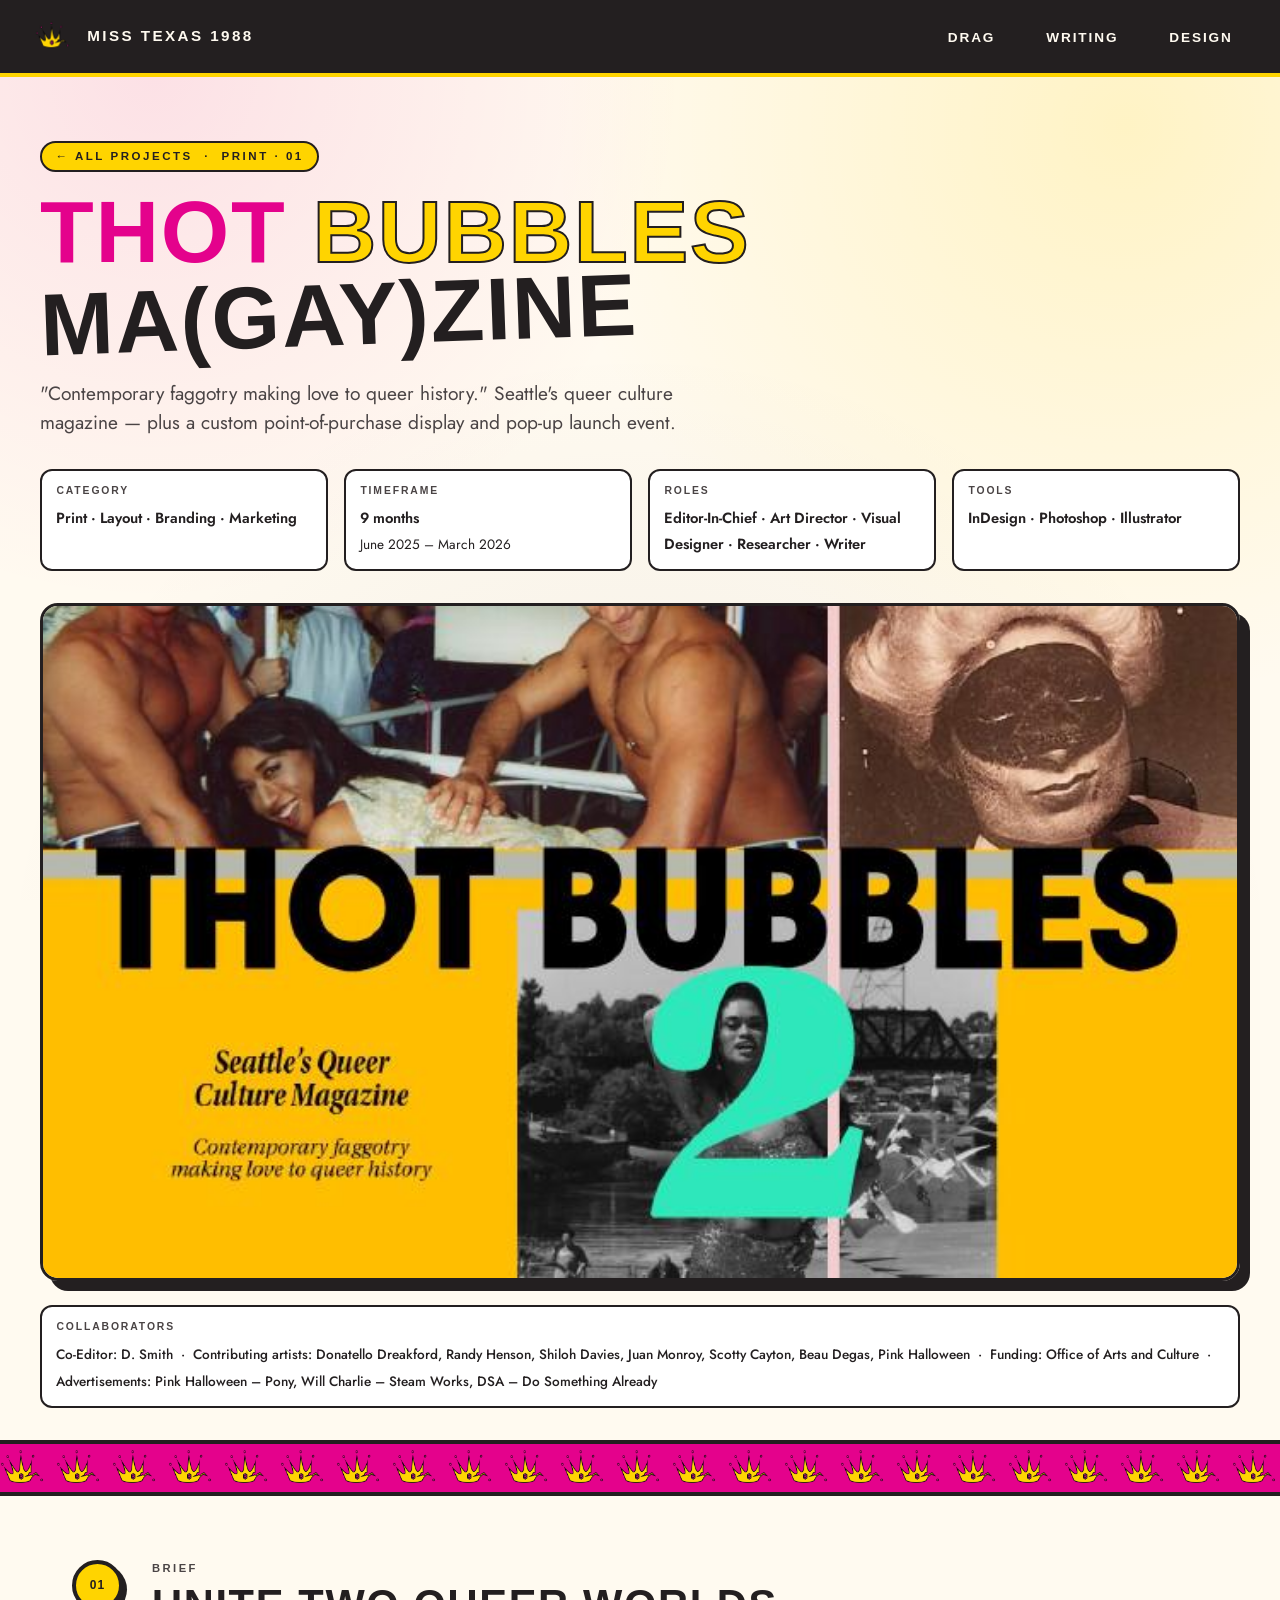
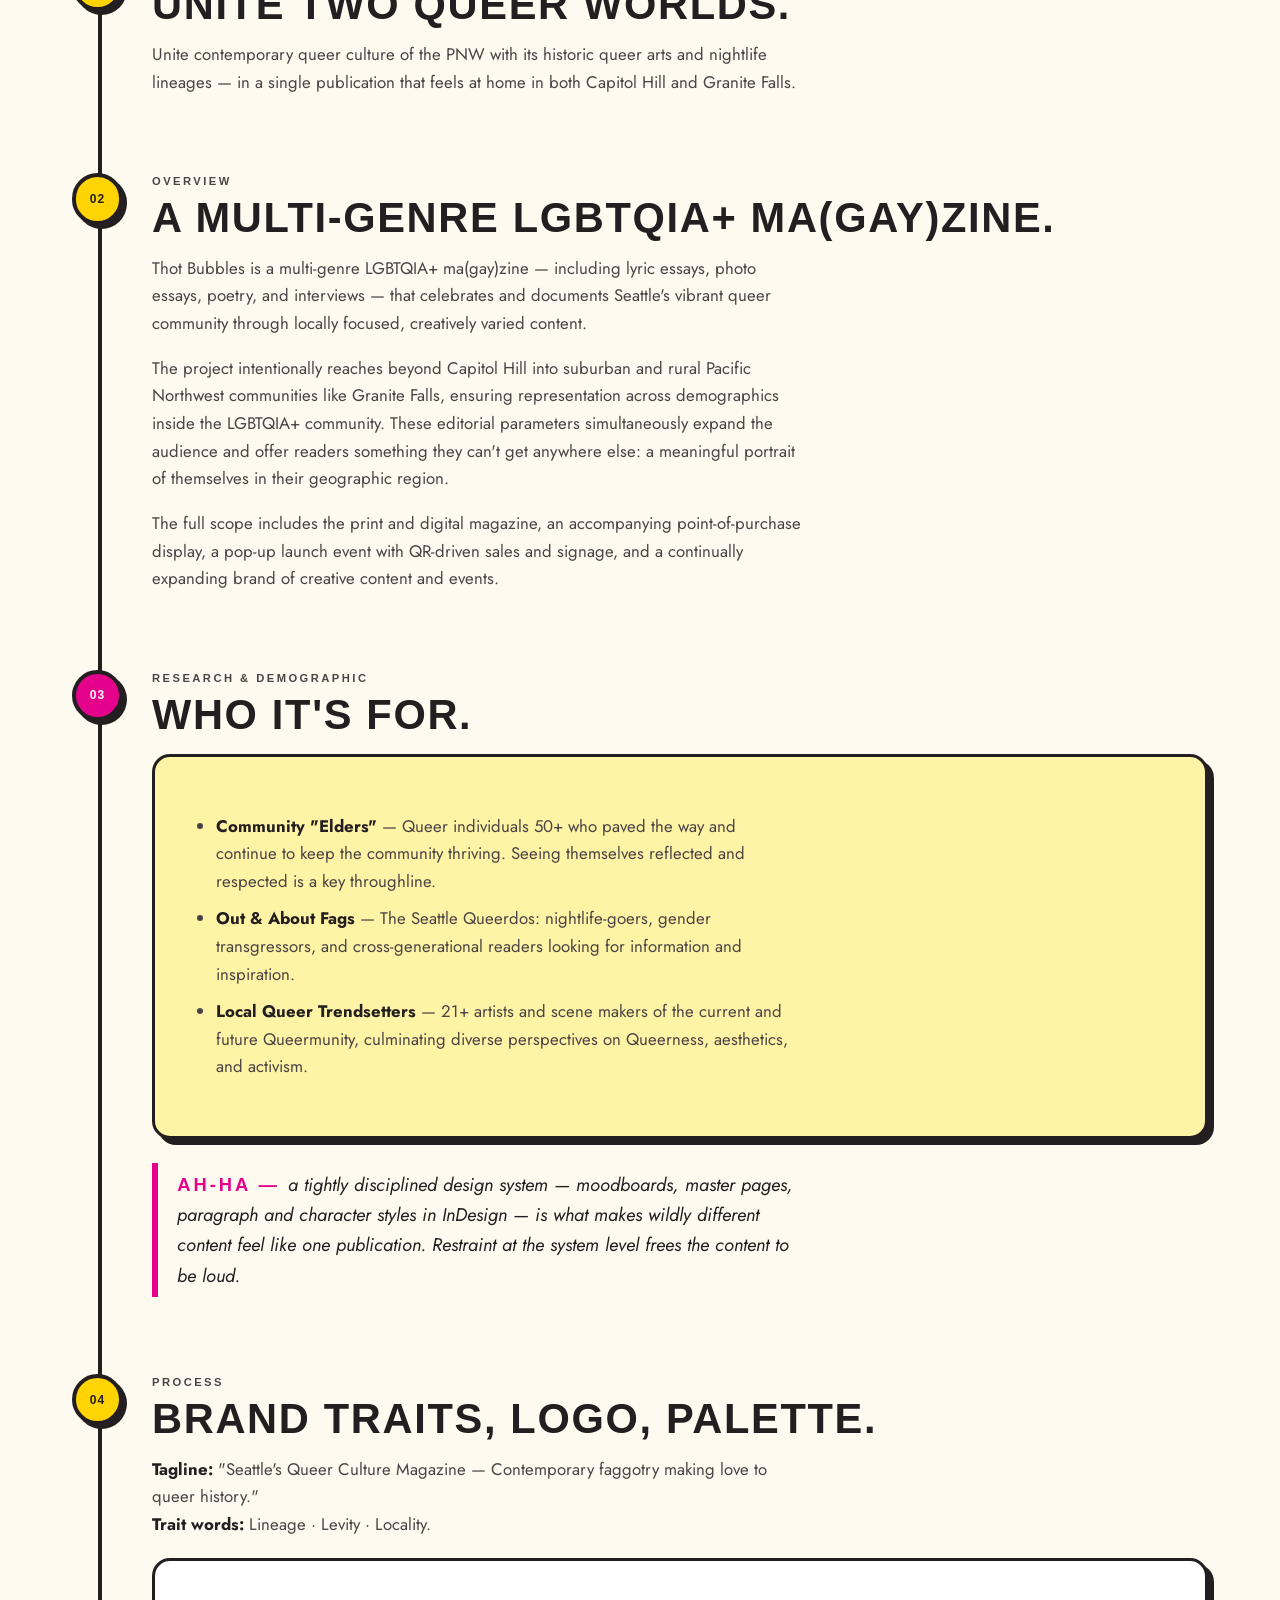
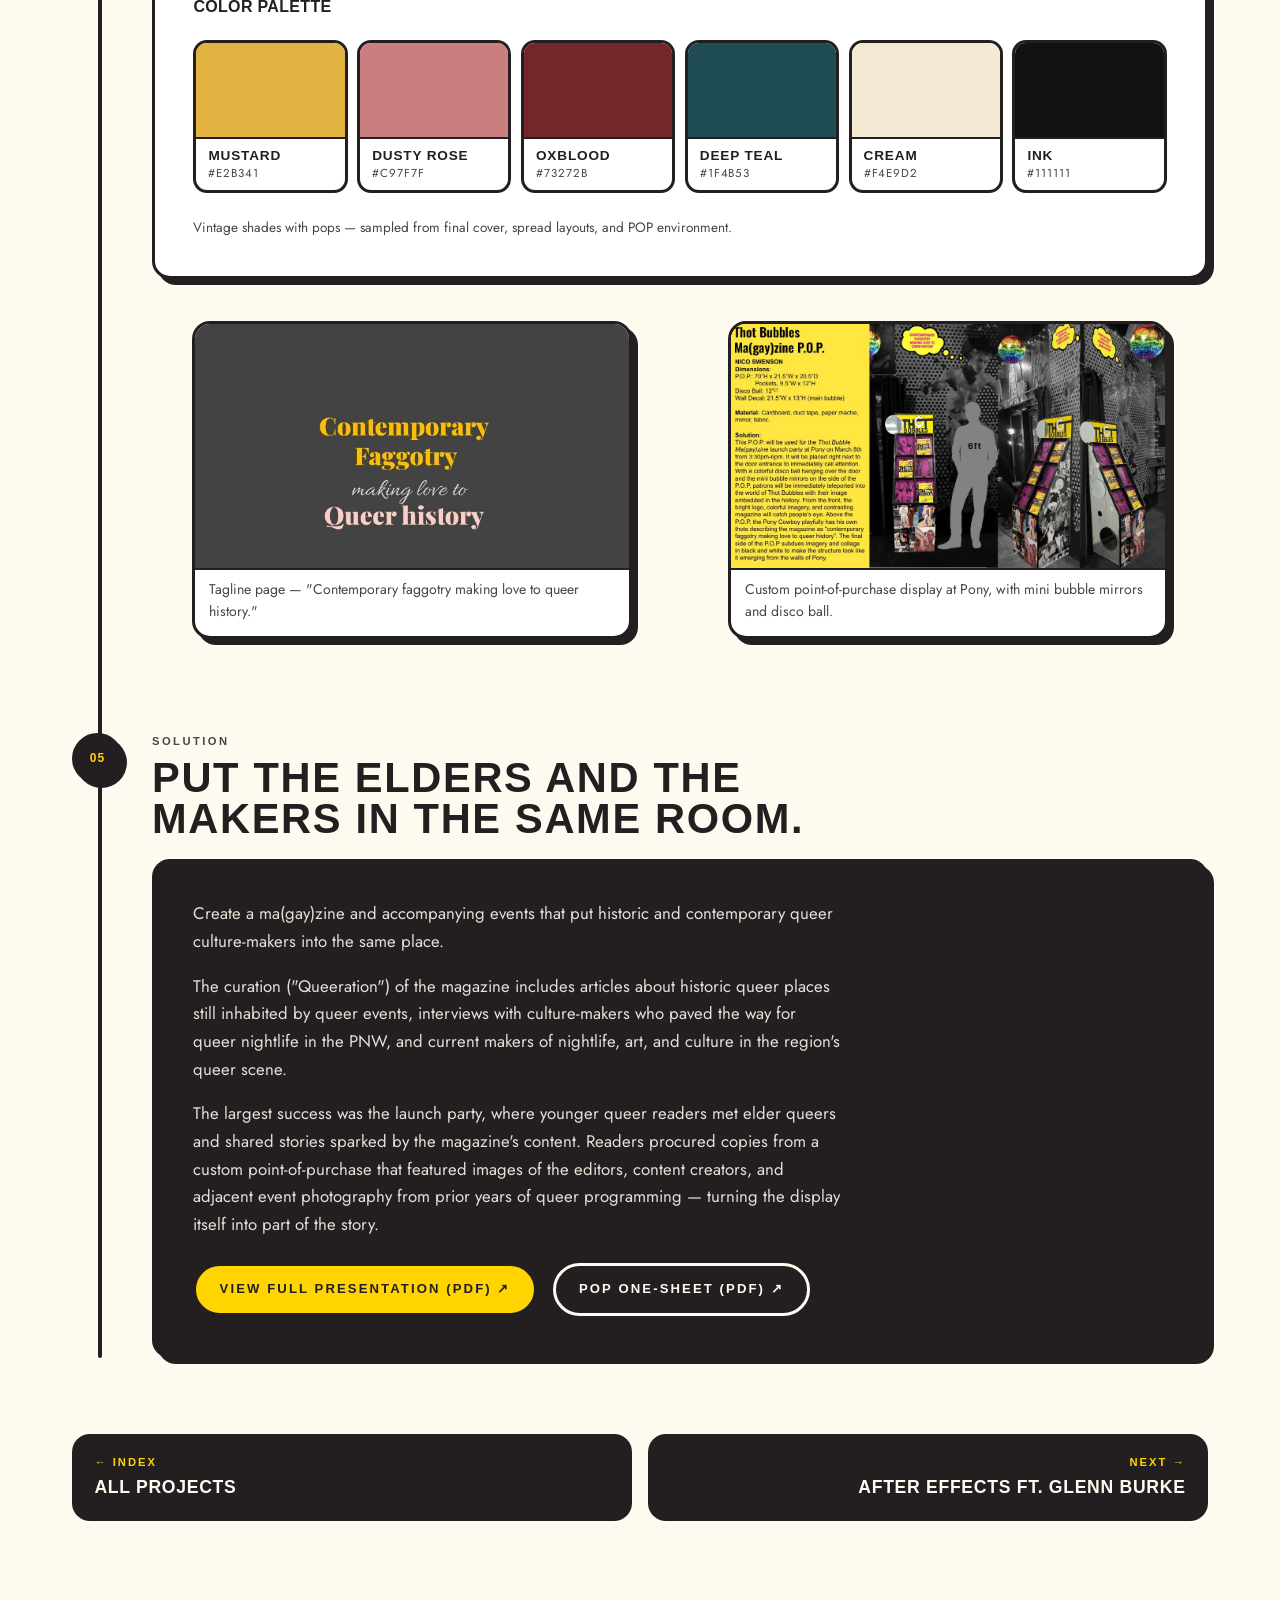
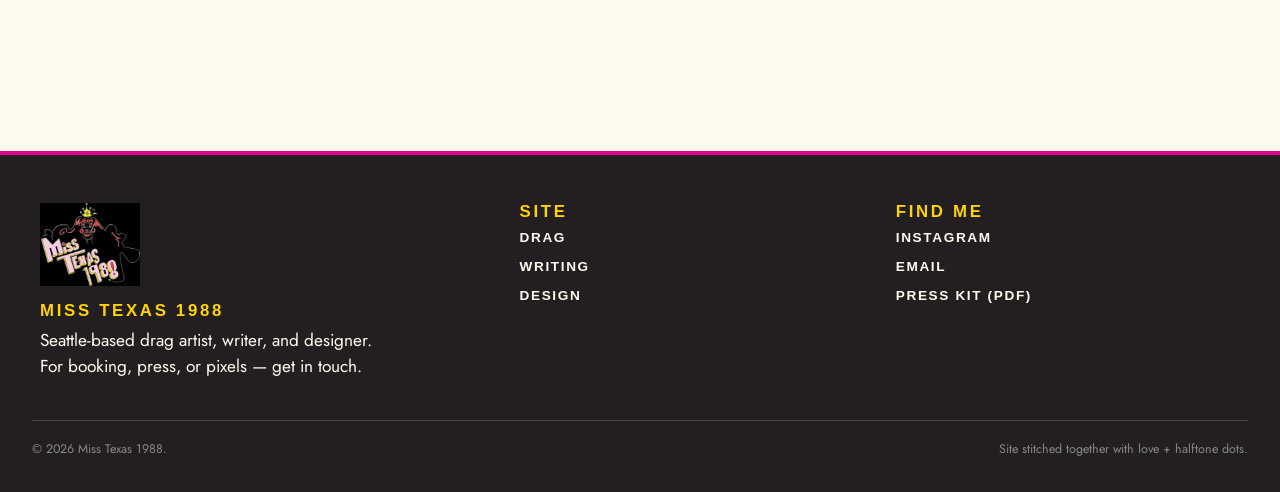
<file: project-thot-bubbles.html>
<!doctype html>
<html lang="en">
<head>
  <meta charset="utf-8" />
  <meta name="viewport" content="width=device-width, initial-scale=1" />
  <title>Thot Bubbles Ma(gay)zine — Nico Swenson / Miss Texas 1988</title>
  <meta name="description" content="A 60-page LGBTQIA+ magazine with point-of-purchase display and launch event — uniting Capitol Hill and Granite Falls queer culture. Case study by Nico Swenson." />
  <link rel="icon" type="image/png" sizes="32x32" href="assets/images/favicon-32.png" />
  <link rel="icon" type="image/png" sizes="192x192" href="assets/images/favicon-192.png" />
  <link rel="apple-touch-icon" sizes="180x180" href="assets/images/favicon-192.png" />
  <link rel="shortcut icon" href="assets/images/favicon.ico" />
  <link rel="preconnect" href="https://fonts.googleapis.com" />
  <link rel="preconnect" href="https://fonts.gstatic.com" crossorigin />
  <link href="https://fonts.googleapis.com/css2?family=Syncopate:wght@400;700&family=Jost:ital,wght@0,300;0,400;0,500;0,600;0,700;1,400;1,500&display=swap" rel="stylesheet" />
  <link rel="stylesheet" href="css/styles.css" />
</head>
<body>

  <header class="site-header">
    <nav class="nav" aria-label="Primary">
      <a class="nav-brand" href="index.html">Miss Texas 1988</a>
      <button class="nav-toggle" aria-expanded="false" aria-controls="primary-nav" aria-label="Open menu">≡</button>
      <ul class="nav-links" id="primary-nav">
        <li><a href="index.html#drag">Drag</a></li>
        <li><a href="index.html#writing">Writing</a></li>
        <li><a href="index.html#design">Design</a></li>
      </ul>
    </nav>
  </header>

  <main>

    <!-- ═══ PROJECT HEADER ═══ -->
    <section class="wrap case-hero reveal">
      <p class="eyebrow" style="background: var(--yellow);">
        <a href="index.html#design" style="text-decoration: none; color: inherit;">← All projects</a>
        &nbsp;·&nbsp; Print · 01
      </p>
      <h1 class="hero__title headline-rainbow" style="font-size: clamp(2.6rem, 7vw, 5.5rem);">
        <span class="word">Thot</span>
        <span class="word">Bubbles</span>
        <span class="word word--rotate">Ma(gay)zine</span>
      </h1>
      <p class="hero__lead" style="max-width: 56ch;">
        "Contemporary faggotry making love to queer history." Seattle's queer culture magazine —
        plus a custom point-of-purchase display and pop-up launch event.
      </p>

      <div class="case-meta reveal">
        <div class="case-meta__item"><span class="case-meta__label">Category</span><span class="case-meta__value">Print · Layout · Branding · Marketing</span></div>
        <div class="case-meta__item"><span class="case-meta__label">Timeframe</span><span class="case-meta__value">9 months<br/><small>June 2025 – March 2026</small></span></div>
        <div class="case-meta__item"><span class="case-meta__label">Roles</span><span class="case-meta__value">Editor-In-Chief · Art Director · Visual Designer · Researcher · Writer</span></div>
        <div class="case-meta__item"><span class="case-meta__label">Tools</span><span class="case-meta__value">InDesign · Photoshop · Illustrator</span></div>
      </div>

      <div class="case-img reveal">
        <img src="assets/images/projects/thot-bubbles-mag.jpg" alt="Thot Bubbles 2 — magazine cover, Seattle's Queer Culture Magazine" />
      </div>

      <div class="case-meta reveal" style="margin-top: 1.5rem;">
        <div class="case-meta__item" style="grid-column: span 4;">
          <span class="case-meta__label">Collaborators</span>
          <span class="case-meta__value" style="font-size: 0.85rem; font-family: var(--font-body); font-weight: 500; line-height: 1.4;">
            Co-Editor: D. Smith &nbsp;·&nbsp;
            Contributing artists: Donatello Dreakford, Randy Henson, Shiloh Davies, Juan Monroy, Scotty Cayton, Beau Degas, Pink Halloween &nbsp;·&nbsp;
            Funding: Office of Arts and Culture &nbsp;·&nbsp;
            Advertisements: Pink Halloween – Pony, Will Charlie – Steam Works, DSA – Do Something Already
          </span>
        </div>
      </div>
    </section>

    <div class="scallop scallop--pink" aria-hidden="true"></div>

    <!-- ═══ PROCESS TIMELINE ═══ -->
    <section class="wrap" style="padding-bottom: clamp(4rem, 8vw, 7rem);">

      <div class="timeline">

        <!-- STEP 1: BRIEF / PROBLEM -->
        <div class="timeline-step reveal">
          <div class="timeline-step__marker">01</div>
          <span class="timeline-step__phase">Brief</span>
          <h2 class="timeline-step__title">Unite two queer worlds.</h2>
          <div class="timeline-step__body">
            <p>
              Unite contemporary queer culture of the PNW with its historic queer arts and nightlife
              lineages — in a single publication that feels at home in both Capitol Hill and
              Granite Falls.
            </p>
          </div>
        </div>

        <!-- STEP 2: OVERVIEW -->
        <div class="timeline-step reveal">
          <div class="timeline-step__marker">02</div>
          <span class="timeline-step__phase">Overview</span>
          <h2 class="timeline-step__title">A multi-genre LGBTQIA+ ma(gay)zine.</h2>
          <div class="timeline-step__body">
            <p>
              Thot Bubbles is a multi-genre LGBTQIA+ ma(gay)zine — including lyric essays, photo essays,
              poetry, and interviews — that celebrates and documents Seattle's vibrant queer community
              through locally focused, creatively varied content.
            </p>
            <p>
              The project intentionally reaches beyond Capitol Hill into suburban and rural Pacific
              Northwest communities like Granite Falls, ensuring representation across demographics
              inside the LGBTQIA+ community. These editorial parameters simultaneously expand the
              audience and offer readers something they can't get anywhere else: a meaningful portrait
              of themselves in their geographic region.
            </p>
            <p>
              The full scope includes the print and digital magazine, an accompanying point-of-purchase
              display, a pop-up launch event with QR-driven sales and signage, and a continually
              expanding brand of creative content and events.
            </p>
          </div>
        </div>

        <!-- STEP 3: RESEARCH -->
        <div class="timeline-step reveal">
          <div class="timeline-step__marker timeline-step__marker" style="background: var(--magenta); color: var(--white);">03</div>
          <span class="timeline-step__phase">Research &amp; Demographic</span>
          <h2 class="timeline-step__title">Who it's for.</h2>
          <div class="timeline-step__content timeline-step__content--yellow">
            <div class="timeline-step__body">
              <ul>
                <li><strong>Community "Elders"</strong> — Queer individuals 50+ who paved the way and continue to keep the community thriving. Seeing themselves reflected and respected is a key throughline.</li>
                <li><strong>Out &amp; About Fags</strong> — The Seattle Queerdos: nightlife-goers, gender transgressors, and cross-generational readers looking for information and inspiration.</li>
                <li><strong>Local Queer Trendsetters</strong> — 21+ artists and scene makers of the current and future Queermunity, culminating diverse perspectives on Queerness, aesthetics, and activism.</li>
              </ul>
            </div>
          </div>
          <div class="timeline-step__body" style="margin-top: 1.5rem;">
            <p class="aha">
              a tightly disciplined design system — moodboards, master pages, paragraph and character
              styles in InDesign — is what makes wildly different content feel like one publication.
              Restraint at the system level frees the content to be loud.
            </p>
          </div>
        </div>

        <!-- STEP 4: PROCESS -->
        <div class="timeline-step reveal">
          <div class="timeline-step__marker">04</div>
          <span class="timeline-step__phase">Process</span>
          <h2 class="timeline-step__title">Brand traits, logo, palette.</h2>
          <div class="timeline-step__body">
            <p>
              <strong>Tagline:</strong> "Seattle's Queer Culture Magazine — Contemporary faggotry making love to queer history."<br/>
              <strong>Trait words:</strong> Lineage · Levity · Locality.
            </p>
          </div>
          <div class="timeline-step__content" style="margin-top: 1.2rem;">
            <h3 style="font-size: 1rem; margin-bottom: 1rem;">Color palette</h3>
            <div class="palette">
              <div class="swatch"><div class="swatch__color" style="background:#E2B341"></div><div class="swatch__label">Mustard<small>#E2B341</small></div></div>
              <div class="swatch"><div class="swatch__color" style="background:#C97F7F"></div><div class="swatch__label">Dusty Rose<small>#C97F7F</small></div></div>
              <div class="swatch"><div class="swatch__color" style="background:#73272B"></div><div class="swatch__label">Oxblood<small>#73272B</small></div></div>
              <div class="swatch"><div class="swatch__color" style="background:#1F4B53"></div><div class="swatch__label">Deep Teal<small>#1F4B53</small></div></div>
              <div class="swatch"><div class="swatch__color" style="background:#F4E9D2"></div><div class="swatch__label">Cream<small>#F4E9D2</small></div></div>
              <div class="swatch"><div class="swatch__color" style="background:#111111"></div><div class="swatch__label">Ink<small>#111111</small></div></div>
            </div>
            <p style="font-family: var(--font-mono); font-size: 0.85rem; color: var(--ink-soft); margin-top: 0.8rem;">
              Vintage shades with pops — sampled from final cover, spread layouts, and POP environment.
            </p>
          </div>
          <div class="timeline-images" style="margin-top: 1.5rem;">
            <figure class="timeline-img">
              <img src="assets/images/projects/thot-bubbles-tagline.jpg" alt="Thot Bubbles tagline page" />
              <figcaption>Tagline page — "Contemporary faggotry making love to queer history."</figcaption>
            </figure>
            <figure class="timeline-img">
              <img src="assets/images/projects/thot-bubbles-print.jpg" alt="Thot Bubbles POP display at the launch party" />
              <figcaption>Custom point-of-purchase display at Pony, with mini bubble mirrors and disco ball.</figcaption>
            </figure>
          </div>
        </div>

        <!-- STEP 5: SOLUTION -->
        <div class="timeline-step reveal">
          <div class="timeline-step__marker" style="background: var(--ink); color: var(--yellow);">05</div>
          <span class="timeline-step__phase">Solution</span>
          <h2 class="timeline-step__title">Put the elders and the makers in the same room.</h2>
          <div class="timeline-step__content timeline-step__content--ink">
            <div class="timeline-step__body">
              <p>
                Create a ma(gay)zine and accompanying events that put historic and contemporary queer
                culture-makers into the same place.
              </p>
              <p>
                The curation ("Queeration") of the magazine includes articles about historic queer places
                still inhabited by queer events, interviews with culture-makers who paved the way for
                queer nightlife in the PNW, and current makers of nightlife, art, and culture in the
                region's queer scene.
              </p>
              <p>
                The largest success was the launch party, where younger queer readers met elder queers
                and shared stories sparked by the magazine's content. Readers procured copies from a
                custom point-of-purchase that featured images of the editors, content creators, and
                adjacent event photography from prior years of queer programming — turning the display
                itself into part of the story.
              </p>
            </div>
            <div style="display: flex; flex-wrap: wrap; gap: 1rem; margin-top: 1.5rem;">
              <a class="btn" href="assets/files/projects/thot-bubbles-magazine.pdf" target="_blank" rel="noopener">View full presentation (PDF) ↗</a>
              <a class="btn btn--ghost" style="color: var(--paper); border-color: var(--paper);" href="assets/files/projects/thot-bubbles-pop-onesheet.pdf" target="_blank" rel="noopener">POP one-sheet (PDF) ↗</a>
            </div>
          </div>
        </div>

      </div><!-- /timeline -->

      <!-- NAV -->
      <div class="case-nav" style="margin-top: clamp(3rem, 6vw, 5rem);">
        <a href="index.html#design">
          <small>← Index</small>
          <strong>All projects</strong>
        </a>
        <a href="project-glenn-burke.html">
          <small>Next →</small>
          <strong>After Effects ft. Glenn Burke</strong>
        </a>
      </div>
    </section>

  </main>

  <footer class="site-footer">
    <div class="footer-inner">
      <div>
        <img class="footer-logo" src="assets/images/mt-logo-dark.png" alt="Miss Texas 1988 logo" />
        <h4>Miss Texas 1988</h4>
        <p>Seattle-based drag artist, writer, and designer.<br/>For booking, press, or pixels — get in touch.</p>
      </div>
      <div>
        <h4>Site</h4>
        <ul>
          <li><a href="index.html#drag">Drag</a></li>
          <li><a href="index.html#writing">Writing</a></li>
          <li><a href="index.html#design">Design</a></li>
        </ul>
      </div>
      <div>
        <h4>Find me</h4>
        <ul>
          <li><a href="https://instagram.com/misstexas1988" target="_blank" rel="noopener">Instagram</a></li>
          <li><a href="mailto:misstexas1988@gmail.com">Email</a></li>
          <li><a href="assets/files/Miss-Texas-1988-Drag-Resume.pdf" target="_blank" rel="noopener">Press kit (PDF)</a></li>
        </ul>
      </div>
    </div>
    <div class="footer-fineprint">
      <span>© <span id="year"></span> Miss Texas 1988.</span>
      <span>Site stitched together with love + halftone dots.</span>
    </div>
  </footer>

  <script>document.getElementById('year').textContent = new Date().getFullYear();</script>
  <script src="js/main.js"></script>
</body>
</html>
</file>
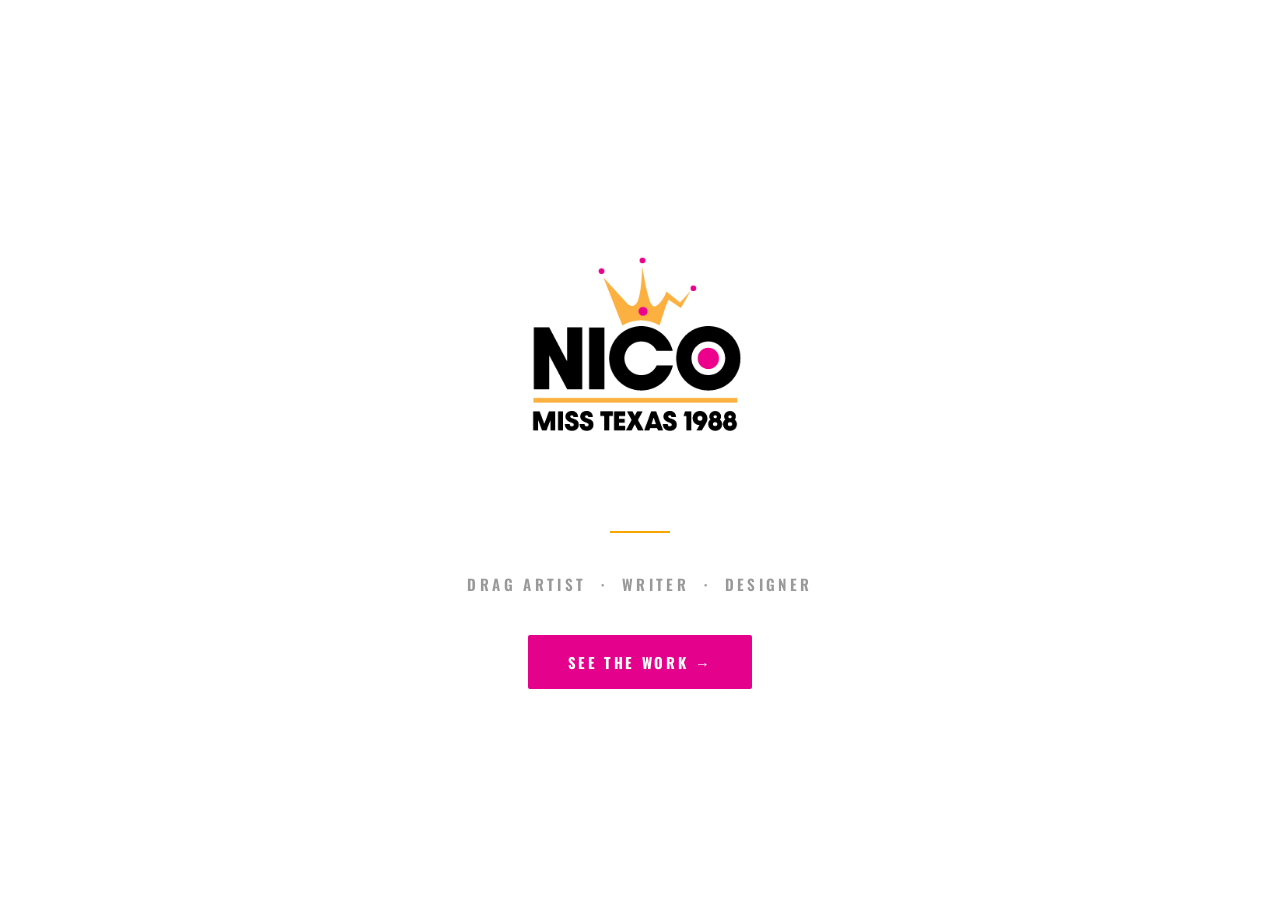
<file: writing.html>
<!doctype html>
<html lang="en">
<head>
  <meta charset="utf-8" />
  <title>Writing — Miss Texas 1988</title>
  <meta http-equiv="refresh" content="0; url=index.html#writing" />
  <link rel="canonical" href="index.html#writing" />
  <script>window.location.replace('index.html#writing');</script>
</head>
<body>
  <p>Redirecting to <a href="index.html#writing">the Writing section</a>…</p>
</body>
</html>
</file>
<file: css/styles.css>
/* ============================================================
   MISS TEXAS 1988 — site styles  ·  v2
   Palette: #ffd400 yellow, #e4028c magenta, #231f20 ink
   Type:    Syncopate (display) + Jost (body)
   ============================================================ */

/* ---------- Tokens ---------- */
:root {
  /* core palette — three working colors + tints/shades */
  --yellow: #ffd400;
  --yellow-light: #fff3a6;
  --yellow-soft: #fff8d6;

  --magenta: #e4028c;
  --magenta-light: #ff6cc4;
  --magenta-soft: #ffd0e9;
  --magenta-blush: #fff0f7;   /* very light tint for soft backgrounds */

  --ink: #231f20;
  --ink-soft: #4a4445;
  --ink-mute: #7a7273;

  --paper: #fffaf0;            /* near-white warm */
  --white: #ffffff;

  /* legacy aliases — keep so old inline styles don't fall over */
  --pink-hot: var(--magenta);
  --pink-soft: var(--magenta-soft);
  --pink-bubble: var(--magenta-blush);
  --red-candy: var(--magenta);
  --yellow-butter: var(--yellow);
  --blue-electric: var(--ink);
  --blue-cobalt: var(--ink-soft);
  --cream: var(--white);

  /* typography */
  --font-display: "Syncopate", "Arial Black", Impact, sans-serif;
  --font-script: "Syncopate", sans-serif;
  --font-serif:  "Jost", "Helvetica Neue", system-ui, sans-serif;
  --font-body:   "Jost", "Helvetica Neue", system-ui, sans-serif;
  --font-mono:   "Jost", monospace;

  /* spacing scale — 4pt grid */
  --space-3xs: 0.25rem;  /* 4 */
  --space-2xs: 0.5rem;   /* 8 */
  --space-xs:  0.75rem;  /* 12 */
  --space-sm:  1rem;     /* 16 */
  --space-md:  1.5rem;   /* 24 */
  --space-lg:  2rem;     /* 32 */
  --space-xl:  3rem;     /* 48 */
  --space-2xl: 4rem;     /* 64 */
  --space-3xl: 6rem;     /* 96 */
  --space-4xl: 8rem;     /* 128 */

  --gutter: clamp(1.25rem, 3vw, 2rem);
  --section-pad: clamp(3.5rem, 8vw, 6.5rem);
  --section-pad-sm: clamp(2.5rem, 5vw, 4rem);

  /* fluid type scale — 1.25 modular */
  --fs-xs:   clamp(0.72rem, 0.7vw + 0.65rem, 0.78rem);
  --fs-sm:   clamp(0.85rem, 0.4vw + 0.78rem, 0.95rem);
  --fs-base: clamp(1rem,   0.4vw + 0.92rem, 1.08rem);
  --fs-md:   clamp(1.1rem, 0.6vw + 1rem, 1.2rem);
  --fs-lg:   clamp(1.25rem, 0.9vw + 1.05rem, 1.45rem);
  --fs-xl:   clamp(1.5rem, 1.4vw + 1.2rem, 2rem);
  --fs-2xl:  clamp(2rem, 3vw + 1.2rem, 3rem);
  --fs-3xl:  clamp(2.4rem, 5vw + 1rem, 4rem);
  --fs-4xl:  clamp(3rem, 8vw + 0.5rem, 6rem);
  --fs-display: clamp(2.6rem, 9vw, 7.5rem);

  /* effects */
  --shadow-cartoon: 6px 6px 0 var(--ink);
  --shadow-cartoon-lg: 10px 10px 0 var(--ink);
  --shadow-cartoon-sm: 4px 4px 0 var(--ink);
  --radius: 18px;
  --radius-sm: 12px;
  --border-w: 3px;

  /* motion */
  --ease-out-cubic: cubic-bezier(.2, .9, .2, 1);
  --ease-bounce: cubic-bezier(.3, 1.4, .5, 1);
}

/* ---------- Reset / base ---------- */
*, *::before, *::after { box-sizing: border-box; }
html {
  scroll-behavior: smooth;
  -webkit-text-size-adjust: 100%;
  text-size-adjust: 100%;
}
body {
  margin: 0;
  font-family: var(--font-body);
  color: var(--ink);
  background: var(--paper);
  line-height: 1.55;
  font-size: var(--fs-base);
  font-weight: 400;
  overflow-x: hidden;
  -webkit-font-smoothing: antialiased;
  -moz-osx-font-smoothing: grayscale;
  text-rendering: optimizeLegibility;
  background-image:
    radial-gradient(circle at 12% 8%, rgba(228, 2, 140, 0.10), transparent 38%),
    radial-gradient(circle at 88% 14%, rgba(255, 212, 0, 0.18), transparent 42%),
    radial-gradient(circle at 50% 110%, rgba(35, 31, 32, 0.06), transparent 55%);
  background-attachment: fixed;
  /* CROWN CURSOR — global */
  cursor: url("../assets/images/crown-cursor.png") 32 32, auto;
}
a, button, input, textarea, select, [role="button"] {
  cursor: url("../assets/images/crown-cursor.png") 32 32, pointer;
}

img { max-width: 100%; display: block; }
a { color: inherit; text-decoration-thickness: 2px; text-underline-offset: 4px; transition: color 0.18s ease; }
a:hover { color: var(--magenta); }
button { font: inherit; }
::selection { background: var(--magenta); color: var(--white); }

/* Accessible focus ring — visible only on keyboard focus */
:focus { outline: none; }
:focus-visible {
  outline: 3px solid var(--magenta);
  outline-offset: 3px;
  border-radius: 6px;
}
.btn:focus-visible,
.booking-badge:focus-visible,
.filter-btn:focus-visible {
  outline-offset: 5px;
}

h1, h2, h3, h4 {
  font-family: var(--font-display);
  font-weight: 700;
  letter-spacing: 0.02em;
  line-height: 1.04;
  text-transform: uppercase;
  margin: 0 0 0.4em;
  text-wrap: balance;
}
h1 { font-size: var(--fs-4xl); letter-spacing: 0.04em; }
h2 { font-size: var(--fs-3xl); }
h3 { font-size: var(--fs-xl); }
h4 { font-size: var(--fs-lg); }
p  { margin: 0 0 1em; font-family: var(--font-body); text-wrap: pretty; }
p:last-child { margin-bottom: 0; }

main, header, footer { position: relative; z-index: 2; }

.wrap { width: min(1200px, 100%); margin: 0 auto; padding: 0 var(--gutter); }
.wrap--narrow { width: min(820px, 100%); }
.section { padding: var(--section-pad) 0; }
.section--sm { padding: var(--section-pad-sm) 0; }
.section--tight { padding-top: 0; }

/* ---------- Page header (shared across subpages) ---------- */
.page-header {
  padding: clamp(2.5rem, 7vw, 5rem) 0 clamp(2rem, 4vw, 3rem);
}
.page-header__title {
  font-size: clamp(2.6rem, 8vw, 6rem);
  margin: 0 0 0.4em;
  letter-spacing: 0.03em;
}
.page-header__lead {
  font-family: var(--font-body);
  font-size: var(--fs-md);
  max-width: 56ch;
  line-height: 1.5;
  margin-top: 1rem;
  color: var(--ink-soft);
}
.page-header__lead strong { color: var(--ink); font-weight: 600; }
.page-header__cta {
  display: flex; flex-wrap: wrap; gap: 0.8rem;
  margin-top: clamp(1.4rem, 3vw, 2rem);
}

/* ---------- Section heading pattern (one-page model) ---------- */
/* Sticky-nav offset so anchor jumps land below the header */
section[id] { scroll-margin-top: 90px; }

.section-head {
  display: flex;
  align-items: flex-end;
  justify-content: space-between;
  flex-wrap: wrap;
  gap: 1.5rem;
  margin-bottom: clamp(1.8rem, 3.5vw, 2.6rem);
  padding-bottom: 1.2rem;
  border-bottom: 4px solid var(--ink);
}
.section-head__title {
  font-size: clamp(2.4rem, 6vw, 4.5rem);
  margin: 0;
  line-height: 0.95;
  letter-spacing: 0.04em;
}
.section-head__index {
  font-family: var(--font-display);
  font-weight: 700;
  font-size: 0.75rem;
  letter-spacing: 0.22em;
  text-transform: uppercase;
  background: var(--ink);
  color: var(--yellow);
  padding: 0.4rem 0.85rem;
  border-radius: 999px;
  align-self: flex-start;
}
.section-head__lead {
  font-family: var(--font-body);
  font-size: var(--fs-md);
  max-width: 48ch;
  line-height: 1.5;
  color: var(--ink-soft);
  margin: 0;
}
.section-head__meta {
  flex: 1; min-width: 240px;
  display: flex; flex-direction: column;
  gap: 0.6rem;
  text-align: right;
  align-items: flex-end;
}
@media (max-width: 720px) {
  .section-head__meta { text-align: left; align-items: flex-start; }
}

/* ---------- Drag section "at a glance" panel ---------- */
.drag-snapshot {
  display: grid;
  grid-template-columns: 1.1fr 1fr;
  gap: clamp(1.5rem, 3vw, 2.5rem);
  align-items: start;
}
@media (max-width: 820px) { .drag-snapshot { grid-template-columns: 1fr; } }

.drag-snapshot__rotate {
  position: relative;
  border: 4px solid var(--ink);
  border-radius: var(--radius);
  box-shadow: var(--shadow-cartoon-lg);
  overflow: hidden;
  aspect-ratio: 4 / 5;
  background: var(--white);
  transform: rotate(-1deg);
}
.drag-snapshot__rotate img {
  position: absolute; inset: 0;
  width: 100%; height: 100%;
  object-fit: cover;
  opacity: 0;
  animation: slideshow-fade 24s infinite;
}
.drag-snapshot__rotate img:nth-child(1) { animation-delay: 0s; }
.drag-snapshot__rotate img:nth-child(2) { animation-delay: 4s; }
.drag-snapshot__rotate img:nth-child(3) { animation-delay: 8s; }
.drag-snapshot__rotate img:nth-child(4) { animation-delay: 12s; }
.drag-snapshot__rotate img:nth-child(5) { animation-delay: 16s; }
.drag-snapshot__rotate img:nth-child(6) { animation-delay: 20s; }

.drag-snapshot__copy h3 {
  font-size: clamp(1.4rem, 2.6vw, 2rem);
  margin-bottom: 0.6em;
}
.drag-snapshot__copy p {
  font-size: 1.02rem;
  color: var(--ink-soft);
  max-width: 50ch;
}

.award-row {
  display: grid;
  grid-template-columns: repeat(auto-fit, minmax(140px, 1fr));
  gap: 0.7rem;
  margin: 1.4rem 0 1.6rem;
}
.award-row .award {
  padding: 0.85rem 1rem;
  font-size: 0.78rem;
  letter-spacing: 0.05em;
  box-shadow: var(--shadow-cartoon-sm);
}
.award-row .award small {
  font-size: 0.68rem;
  margin-top: 0.3rem;
}

/* ---------- Writing teaser (one-page model) ---------- */
.writing-teaser {
  display: grid;
  grid-template-columns: 1fr 1fr;
  gap: clamp(1.5rem, 3vw, 2.5rem);
  align-items: stretch;
}
@media (max-width: 820px) { .writing-teaser { grid-template-columns: 1fr; } }

.writing-teaser__hook {
  padding: clamp(1.75rem, 4vw, 2.5rem);
  background: var(--yellow);
  border: var(--border-w) solid var(--ink);
  border-radius: var(--radius);
  box-shadow: var(--shadow-cartoon);
  position: relative;
}
.writing-teaser__hook .eyebrow {
  background: var(--ink);
  color: var(--yellow);
  border-color: var(--ink);
}
.writing-teaser__hook h3 {
  font-size: clamp(1.6rem, 3vw, 2.4rem);
  margin: 0.4em 0 0.6em;
}
.writing-teaser__hook p { color: var(--ink); max-width: 48ch; }

.writing-teaser__beats {
  padding: clamp(1.75rem, 4vw, 2.5rem);
  background: var(--ink);
  color: var(--paper);
  border: var(--border-w) solid var(--ink);
  border-radius: var(--radius);
  box-shadow: var(--shadow-cartoon);
}
.writing-teaser__beats h4 {
  color: var(--yellow);
  font-size: 0.78rem;
  letter-spacing: 0.22em;
  margin: 0 0 1rem;
}
.beat-list { list-style: none; margin: 0; padding: 0; }
.beat-list li {
  font-family: var(--font-display);
  font-weight: 700;
  font-size: 1.05rem;
  letter-spacing: 0.05em;
  padding: 0.75rem 0;
  border-bottom: 1px dotted #555;
  display: flex; align-items: center; gap: 0.6rem;
}
.beat-list li:last-child { border-bottom: 0; }
.beat-list li::before {
  content: "▸";
  color: var(--magenta);
  font-size: 1.2rem;
  line-height: 1;
}

/* ---------- Design grid filter (one-page) ---------- */
.design-filters {
  display: flex;
  flex-wrap: wrap;
  gap: 0.5rem;
  margin-bottom: 1.6rem;
}
.design-filters .chip {
  font-family: var(--font-display);
  font-weight: 700;
  font-size: 0.72rem;
  letter-spacing: 0.18em;
  text-transform: uppercase;
  border: 2px solid var(--ink);
  background: var(--white);
  color: var(--ink);
  padding: 0.45rem 0.9rem;
  border-radius: 999px;
  transition: background 0.18s, color 0.18s;
}
.design-filters .chip:hover { background: var(--magenta); color: var(--white); }
.design-filters .chip.is-active { background: var(--ink); color: var(--yellow); }

/* ---------- Header / Nav ---------- */
.site-header {
  position: sticky; top: 0; z-index: 50;
  background: var(--ink);
  color: var(--paper);
  border-bottom: 4px solid var(--yellow);
}
.nav {
  display: flex; align-items: center; justify-content: space-between;
  padding: 0.9rem var(--gutter);
  gap: 1rem;
}
.nav-brand {
  display: inline-flex; align-items: center; gap: 0.7rem;
  font-family: var(--font-display);
  font-weight: 700;
  font-size: 0.95rem;
  letter-spacing: 0.16em;
  text-transform: uppercase;
  color: var(--paper);
  text-decoration: none;
  line-height: 1.1;
}
.nav-brand::before {
  content: "";
  width: 44px; height: 44px;
  background: url("../assets/images/crown.png") center/contain no-repeat;
  display: inline-block;
  flex-shrink: 0;
}
.nav-brand__name { display: block; }
.nav-brand__alias {
  display: block;
  font-size: 0.65rem;
  letter-spacing: 0.2em;
  color: var(--yellow);
  margin-top: 0.15rem;
}
@media (max-width: 480px) {
  .nav-brand::before { width: 36px; height: 36px; }
  .nav-brand { font-size: 0.85rem; }
  .nav-brand__alias { display: none; }
}
.nav-links {
  display: flex;
  list-style: none;
  margin: 0; padding: 0;
  gap: clamp(0.6rem, 1.6vw, 1.4rem);
  align-items: center;
}
.nav-links a {
  position: relative;
  font-family: var(--font-display);
  font-weight: 700;
  text-decoration: none;
  color: var(--paper);
  font-size: 0.85rem;
  letter-spacing: 0.14em;
  text-transform: uppercase;
  padding: 0.55rem 0.95rem;
  border-radius: 999px;
  transition: background 0.2s, color 0.2s, transform 0.2s;
}
.nav-links a:hover { background: rgba(255, 212, 0, 0.18); color: var(--yellow); }
.nav-links a.is-active {
  background: var(--yellow);
  color: var(--ink);
}
.nav-toggle {
  display: none;
  background: var(--yellow);
  color: var(--ink);
  border: 3px solid var(--ink);
  border-radius: 12px;
  width: 44px; height: 40px;
  font-size: 1.25rem;
}

@media (max-width: 760px) {
  .nav-toggle { display: inline-flex; align-items: center; justify-content: center; }
  .nav-links {
    position: absolute;
    top: 100%; right: 0; left: 0;
    background: var(--ink);
    flex-direction: column;
    padding: 1rem;
    gap: 0.5rem;
    border-bottom: 4px solid var(--yellow);
    transform: translateY(-130%);
    transition: transform 0.35s ease;
  }
  .nav-links.is-open { transform: translateY(0); }
  .nav-links a { display: block; text-align: center; width: 100%; }
}

/* ---------- Marquee ---------- */
.marquee {
  background: var(--magenta);
  color: var(--ink);
  border-top: 4px solid var(--ink);
  border-bottom: 4px solid var(--ink);
  overflow: hidden;
  position: relative;
}
.marquee--yellow { background: var(--yellow); }
.marquee--ink    { background: var(--ink); color: var(--yellow); }
.marquee--cream  { background: var(--paper); }
.marquee--blue   { background: var(--ink); color: var(--yellow); }   /* legacy alias */
.marquee--pink   { background: var(--magenta); }                     /* legacy alias */

.marquee__track {
  display: inline-flex;
  gap: 2.5rem;
  padding: 0.85rem 0;
  white-space: nowrap;
  animation: marquee 30s linear infinite;
  font-family: var(--font-display);
  font-weight: 700;
  font-size: clamp(0.95rem, 2vw, 1.4rem);
  letter-spacing: 0.16em;
  text-transform: uppercase;
}
.marquee__track span { display: inline-flex; align-items: center; gap: 2.5rem; }
.marquee__track span::after {
  content: "";
  display: inline-block;
  width: 28px; height: 28px;
  background: url("../assets/images/crown.png") center/contain no-repeat;
  vertical-align: middle;
}
@keyframes marquee {
  from { transform: translateX(0); }
  to   { transform: translateX(-50%); }
}

/* ---------- Flipboard — real split-flap letter ticker ---------- */
/* Each character cell flips independently (scaleY smush), cycling through
   random letters before landing on the target — like a Solari board. */
.flipboard {
  background: var(--ink);
  color: var(--yellow);
  border-top: 4px solid var(--ink);
  border-bottom: 4px solid var(--ink);
  position: relative;
  overflow: hidden;
  min-height: 96px;
  display: flex;
  align-items: center;
  justify-content: center;
  gap: clamp(0.6rem, 2vw, 1.4rem);
  padding: 0.9rem var(--gutter);
}
.flipboard__crown {
  width: clamp(40px, 6vw, 60px);
  height: clamp(40px, 6vw, 60px);
  background: url("../assets/images/crown.png") center/contain no-repeat;
  flex-shrink: 0;
  animation: crown-bob 2.6s ease-in-out infinite;
}
.flipboard__crown--right { animation-delay: 1.3s; }
@keyframes crown-bob {
  0%, 100% { transform: translateY(0) rotate(-3deg); }
  50%      { transform: translateY(-6px) rotate(3deg); }
}
.flipboard__chars {
  display: flex;
  gap: 3px;
  font-family: var(--font-display);
  font-weight: 700;
  font-size: clamp(0.82rem, 1.9vw, 1.4rem);
  line-height: 1;
  letter-spacing: 0;
  flex-wrap: nowrap;
}
.flipboard__char {
  position: relative;
  display: inline-block;
  width: 1.15em;
  height: 1.7em;
  background: #16131490;       /* slightly darker than --ink */
  color: var(--yellow);
  text-align: center;
  border-radius: 4px;
  overflow: hidden;
  perspective: 200px;
  box-shadow: inset 0 0 0 1px rgba(255, 212, 0, 0.08);
}
/* split-flap seam through the middle */
.flipboard__char::after {
  content: "";
  position: absolute;
  left: 4%; right: 4%;
  top: calc(50% - 0.5px);
  height: 1px;
  background: rgba(0, 0, 0, 0.55);
  z-index: 2;
  pointer-events: none;
}
.flipboard__char-inner {
  display: flex;
  align-items: center;
  justify-content: center;
  width: 100%;
  height: 100%;
  transform-origin: center;
  transition: transform 70ms cubic-bezier(.5, 0, .6, 1);
}
.flipboard__char.is-flipping .flipboard__char-inner {
  transform: scaleY(0.05);
}

@media (prefers-reduced-motion: reduce) {
  .flipboard__crown { animation: none; }
  .flipboard__char.is-flipping .flipboard__char-inner { transform: none; }
}

/* ---------- Crown divider — REPLACES the scallop ---------- */
/* Repeats the crown PNG along a horizontal band */
.crown-band {
  height: 56px;
  background-image: url("../assets/images/crown.png");
  background-size: 56px 56px;
  background-repeat: repeat-x;
  background-position: center;
  border-top: 4px solid var(--ink);
  border-bottom: 4px solid var(--ink);
  background-color: var(--yellow);
}
.crown-band--magenta { background-color: var(--magenta); }
.crown-band--ink     { background-color: var(--ink); }
.crown-band--paper   { background-color: var(--paper); }

/* Backwards-compat: the old .scallop selector now also renders the crown band */
.scallop,
.scallop--yellow,
.scallop--pink,
.scallop--blue,
.scallop--ink,
.scallop--up {
  height: 56px;
  background-image: url("../assets/images/crown.png");
  background-size: 56px 56px;
  background-repeat: repeat-x;
  background-position: center;
  background-color: var(--yellow);
  border-top: 4px solid var(--ink);
  border-bottom: 4px solid var(--ink);
}
.scallop--pink  { background-color: var(--magenta); }
.scallop--blue  { background-color: var(--ink); }
.scallop--ink   { background-color: var(--ink); }

/* ---------- Buttons ---------- */
.btn {
  display: inline-flex;
  align-items: center;
  gap: 0.55rem;
  font-family: var(--font-display);
  font-weight: 700;
  font-size: 0.82rem;
  letter-spacing: 0.16em;
  text-transform: uppercase;
  background: var(--yellow);
  color: var(--ink);
  padding: 0.85rem 1.45rem;
  border: var(--border-w) solid var(--ink);
  border-radius: 999px;
  text-decoration: none;
  white-space: nowrap;
  transition: transform 0.18s var(--ease-out-cubic),
              box-shadow 0.18s var(--ease-out-cubic),
              background 0.18s, color 0.18s;
  box-shadow: var(--shadow-cartoon);
}
.btn:hover {
  transform: translate(-3px, -3px);
  box-shadow: 9px 9px 0 var(--ink);
  background: var(--magenta);
  color: var(--white);
}
.btn:active {
  transform: translate(2px, 2px);
  box-shadow: 2px 2px 0 var(--ink);
}
.btn--pink { background: var(--magenta); color: var(--white); }
.btn--pink:hover { background: var(--yellow); color: var(--ink); }
.btn--blue { background: var(--ink); color: var(--yellow); }
.btn--blue:hover { background: var(--magenta); color: var(--white); }
.btn--ghost {
  background: transparent;
  box-shadow: none;
  border-color: var(--ink);
}
.btn--ghost:hover { box-shadow: none; transform: none; background: var(--ink); color: var(--yellow); }
.btn--sm { font-size: 0.72rem; padding: 0.6rem 1.1rem; }

/* ---------- Cards ---------- */
.card {
  background: var(--white);
  border: var(--border-w) solid var(--ink);
  border-radius: var(--radius);
  padding: 1.5rem;
  box-shadow: var(--shadow-cartoon);
  transition: transform 0.25s var(--ease-out-cubic), box-shadow 0.25s var(--ease-out-cubic);
}
.card:hover {
  transform: translate(-3px, -3px);
  box-shadow: 10px 10px 0 var(--ink);
}
.card--pink { background: var(--magenta-soft); }
.card--yellow { background: var(--yellow-light); }
.card--blue { background: var(--ink); color: var(--paper); }

/* trading-card style portfolio thumb */
.thumb {
  position: relative;
  aspect-ratio: 4 / 5;
  border: 3px solid var(--ink);
  border-radius: var(--radius);
  background: var(--magenta-blush);
  overflow: hidden;
  box-shadow: var(--shadow-cartoon);
  transition: transform 0.25s ease, box-shadow 0.25s ease;
}
.thumb:hover { transform: translate(-4px, -4px) rotate(-1deg); box-shadow: 11px 11px 0 var(--ink); }
.thumb img { width: 100%; height: 100%; object-fit: cover; }
.thumb__label {
  position: absolute; top: 12px; left: 12px;
  background: var(--yellow);
  color: var(--ink);
  font-family: var(--font-display);
  font-weight: 700;
  font-size: 0.7rem;
  letter-spacing: 0.16em;
  padding: 0.3rem 0.7rem;
  border: 2px solid var(--ink);
  border-radius: 999px;
  text-transform: uppercase;
}
.thumb__caption {
  position: absolute; bottom: 0; left: 0; right: 0;
  background: linear-gradient(transparent, rgba(35, 31, 32, 0.88));
  color: var(--paper);
  font-family: var(--font-body);
  padding: 1.2rem 0.9rem 0.9rem;
  font-size: 0.92rem;
  line-height: 1.3;
}

/* ---------- Tags / Eyebrow ---------- */
.tag {
  display: inline-block;
  background: var(--ink);
  color: var(--paper);
  font-family: var(--font-display);
  font-weight: 700;
  font-size: 0.7rem;
  letter-spacing: 0.14em;
  padding: 0.3rem 0.7rem;
  border-radius: 999px;
  text-transform: uppercase;
}
.tag--pink { background: var(--magenta); color: var(--white); }
.tag--yellow { background: var(--yellow); color: var(--ink); }
.tag--blue { background: var(--ink); color: var(--yellow); }
.tag--red { background: var(--magenta); color: var(--white); }

.eyebrow {
  font-family: var(--font-display);
  font-weight: 700;
  font-size: 0.72rem;
  letter-spacing: 0.22em;
  text-transform: uppercase;
  color: var(--ink);
  display: inline-block;
  background: var(--yellow);
  padding: 0.4rem 0.85rem;
  border: 2px solid var(--ink);
  border-radius: 999px;
  margin-bottom: 1.1rem;
  line-height: 1.2;
}
.eyebrow--ghost {
  background: transparent;
  color: var(--magenta);
  border-color: var(--magenta);
}

/* ---------- Hero title: WAVE animation ---------- */
/* The title is split into letters; each letter rides a sine wave */
.headline-rainbow span:nth-child(5n+1) { color: var(--magenta); }
.headline-rainbow span:nth-child(5n+2) { color: var(--yellow); -webkit-text-stroke: 2px var(--ink); }
.headline-rainbow span:nth-child(5n+3) { color: var(--ink); }
.headline-rainbow span:nth-child(5n+4) { color: var(--magenta); }
.headline-rainbow span:nth-child(5n+5) { color: var(--ink); }

.hero__title { letter-spacing: 0.02em; }
.hero__title .word { display: inline-block; }
.hero__title .word--rotate { display: inline-block; transform: rotate(-2deg); }

/* When letters are individually wrapped in .wavy-char, each rides the wave */
.wavy-char {
  display: inline-block;
  animation: wave 2.2s ease-in-out infinite;
}
@keyframes wave {
  0%, 100% { transform: translateY(0); }
  50%      { transform: translateY(-14px); }
}
.wavy-char:nth-child(1)  { animation-delay: 0.00s; }
.wavy-char:nth-child(2)  { animation-delay: 0.06s; }
.wavy-char:nth-child(3)  { animation-delay: 0.12s; }
.wavy-char:nth-child(4)  { animation-delay: 0.18s; }
.wavy-char:nth-child(5)  { animation-delay: 0.24s; }
.wavy-char:nth-child(6)  { animation-delay: 0.30s; }
.wavy-char:nth-child(7)  { animation-delay: 0.36s; }
.wavy-char:nth-child(8)  { animation-delay: 0.42s; }
.wavy-char:nth-child(9)  { animation-delay: 0.48s; }
.wavy-char:nth-child(10) { animation-delay: 0.54s; }
.wavy-char:nth-child(11) { animation-delay: 0.60s; }
.wavy-char:nth-child(12) { animation-delay: 0.66s; }
.wavy-char:nth-child(13) { animation-delay: 0.72s; }
.wavy-char:nth-child(14) { animation-delay: 0.78s; }
.wavy-char:nth-child(15) { animation-delay: 0.84s; }
.wavy-char:nth-child(16) { animation-delay: 0.90s; }
.wavy-char:nth-child(17) { animation-delay: 0.96s; }
.wavy-char:nth-child(18) { animation-delay: 1.02s; }
.wavy-char:nth-child(19) { animation-delay: 1.08s; }
.wavy-char:nth-child(20) { animation-delay: 1.14s; }
.wavy-char:nth-child(n+21) { animation-delay: 1.20s; }

/* ---------- Hero (Home) ---------- */
.hero {
  position: relative;
  padding: clamp(2.5rem, 6vw, 4.5rem) 0 0;
  overflow: hidden;
}
.hero__inner {
  display: grid;
  grid-template-columns: 1.15fr 0.85fr;
  gap: clamp(2rem, 5vw, 4rem);
  align-items: center;
}
.hero__title {
  font-size: clamp(2.6rem, 10vw, 7.5rem);
  line-height: 0.95;
  margin: 0;
}
.hero__lead {
  font-family: var(--font-body);
  font-size: var(--fs-md);
  max-width: 42ch;
  margin-top: 1.4rem;
  line-height: 1.5;
  color: var(--ink-soft);
}
.hero__photo {
  position: relative;
  border: 4px solid var(--ink);
  border-radius: var(--radius);
  box-shadow: var(--shadow-cartoon-lg);
  background: var(--white);
  overflow: hidden;
  aspect-ratio: 4 / 5;
  transform: rotate(1.5deg);
}
.hero__photo img { width: 100%; height: 100%; object-fit: cover; }
.hero__cta {
  display: flex;
  flex-wrap: wrap;
  align-items: center;
  gap: 1.2rem;
  margin-top: clamp(1.5rem, 3vw, 2rem);
}

@media (max-width: 820px) {
  .hero__inner { grid-template-columns: 1fr; text-align: center; gap: 2rem; }
  .hero__lead { margin-inline: auto; }
  .hero__cta { justify-content: center; }
  .hero__photo,
  .hero .slideshow { max-width: 380px; margin: 0 auto; transform: rotate(1deg); }
}

/* ---------- Photo slideshow (looping cross-fade) ---------- */
.slideshow {
  position: relative;
  border: 4px solid var(--ink);
  border-radius: var(--radius);
  box-shadow: var(--shadow-cartoon-lg);
  background: var(--white);
  overflow: hidden;
  aspect-ratio: 4 / 5;
  transform: rotate(1.5deg);
}

/* ---------- Flashing booking badge — pill CTA ---------- */
/* Single pill-shaped button: "Hire Me" on top, cycling word below */
.booking-badge {
  position: relative;
  display: inline-flex;
  flex-direction: column;
  align-items: center; justify-content: center;
  min-width: 240px;
  padding: 1rem 2.4rem;
  background: var(--magenta);
  color: var(--white);
  border: 4px solid var(--ink);
  border-radius: 999px;
  font-family: var(--font-display);
  font-weight: 700;
  letter-spacing: 0.08em;
  text-align: center;
  text-transform: uppercase;
  line-height: 1;
  text-decoration: none;
  box-shadow: 5px 5px 0 var(--ink);
  flex-shrink: 0;
  animation: badge-pulse 1.6s ease-in-out infinite, badge-flicker 6s linear infinite;
  transform-origin: center;
}
.booking-badge:hover {
  animation-play-state: paused;
  background: var(--yellow);
  color: var(--ink);
  transform: translate(-3px, -3px);
  box-shadow: 9px 9px 0 var(--ink);
}
@keyframes badge-pulse {
  0%, 100% { transform: scale(1); }
  50%      { transform: scale(1.03); }
}
@keyframes badge-flicker {
  0%, 86%, 100%      { opacity: 1; }
  87%                { opacity: 0.25; }
  88%                { opacity: 1; }
  90%                { opacity: 0.55; }
  91%                { opacity: 1; }
  94%                { opacity: 0.35; }
  95%                { opacity: 1; }
}
.booking-badge__big {
  font-size: 1.5rem;
  letter-spacing: 0.1em;
  margin-bottom: 0.5rem;
}
.booking-badge__cycle {
  position: relative;
  display: block;
  height: 1em;
  min-width: 9ch;
  overflow: hidden;
}
.booking-badge__cycle span {
  position: absolute;
  inset: 0;
  display: flex; align-items: center; justify-content: center;
  font-size: 0.9rem;
  font-weight: 500;
  letter-spacing: 0.08em;
  text-transform: none;
  opacity: 0;
  animation: badge-cycle 10s infinite;
}
@keyframes badge-cycle {
  0%, 18% { opacity: 1; }
  20%, 100% { opacity: 0; }
}
.booking-badge__cycle span:nth-child(1) { animation-delay: 0s; }
.booking-badge__cycle span:nth-child(2) { animation-delay: 2s; }
.booking-badge__cycle span:nth-child(3) { animation-delay: 4s; }
.booking-badge__cycle span:nth-child(4) { animation-delay: 6s; }
.booking-badge__cycle span:nth-child(5) { animation-delay: 8s; }

@media (prefers-reduced-motion: reduce) {
  .booking-badge { animation: none; }
  .booking-badge__cycle span { opacity: 1; animation: none; position: relative; display: block; }
  .booking-badge__cycle { height: auto; }
}
.slideshow img {
  position: absolute; inset: 0;
  width: 100%; height: 100%;
  object-fit: cover;
  opacity: 0;
  animation: slideshow-fade 24s infinite;
}
@keyframes slideshow-fade {
  0%, 16% { opacity: 1; }
  20%, 96% { opacity: 0; }
  100% { opacity: 1; }
}
.slideshow img:nth-child(1) { animation-delay: 0s; }
.slideshow img:nth-child(2) { animation-delay: 4s; }
.slideshow img:nth-child(3) { animation-delay: 8s; }
.slideshow img:nth-child(4) { animation-delay: 12s; }
.slideshow img:nth-child(5) { animation-delay: 16s; }
.slideshow img:nth-child(6) { animation-delay: 20s; }

/* ---------- Section: 3-up ---------- */
.three-up {
  display: grid;
  grid-template-columns: repeat(3, 1fr);
  gap: 1.5rem;
}
@media (max-width: 820px) { .three-up { grid-template-columns: 1fr; } }

.facet {
  display: flex;
  flex-direction: column;
  position: relative;
  padding: 1.75rem 1.5rem 4rem;
  border: var(--border-w) solid var(--ink);
  border-radius: var(--radius);
  background: var(--white);
  box-shadow: var(--shadow-cartoon);
  text-decoration: none;
  color: var(--ink);
  transition: transform 0.25s var(--ease-out-cubic), box-shadow 0.25s var(--ease-out-cubic);
  overflow: hidden;
  min-height: 240px;
}
.facet:hover {
  transform: translate(-4px, -4px);
  box-shadow: 12px 12px 0 var(--ink);
  color: var(--ink);
}
.facet:hover .facet__arrow { transform: translateX(6px); }
.facet--drag    { background: var(--magenta-soft); }
.facet--writing { background: var(--yellow-light); }
.facet--design  { background: var(--magenta-blush); }
.facet__num {
  font-family: var(--font-display);
  font-weight: 700;
  font-size: 0.72rem;
  letter-spacing: 0.18em;
  background: var(--ink);
  color: var(--paper);
  padding: 0.3rem 0.75rem;
  border-radius: 999px;
  display: inline-block;
  align-self: flex-start;
}
.facet__title {
  margin: 1rem 0 0.6rem;
  font-size: clamp(1.5rem, 3vw, 2.2rem);
  letter-spacing: 0.04em;
}
.facet__desc {
  font-family: var(--font-body);
  font-size: 0.98rem;
  line-height: 1.5;
  max-width: 32ch;
  color: var(--ink-soft);
  margin: 0;
}
.facet__arrow {
  position: absolute; bottom: 1.2rem; right: 1.4rem;
  font-family: var(--font-display);
  font-size: 1.5rem;
  font-weight: 700;
  transition: transform 0.25s var(--ease-out-cubic);
}

/* ---------- Gallery / shows ---------- */
.gallery {
  display: grid;
  grid-template-columns: repeat(12, 1fr);
  gap: 1rem;
}
.gallery .thumb { grid-column: span 4; }
.gallery .thumb:nth-child(1) { grid-column: span 6; }
.gallery .thumb:nth-child(4) { grid-column: span 6; }
.gallery .thumb:nth-child(odd) { transform: rotate(-1.2deg); }
.gallery .thumb:nth-child(even) { transform: rotate(1.4deg); }
@media (max-width: 760px) {
  .gallery .thumb,
  .gallery .thumb:nth-child(1),
  .gallery .thumb:nth-child(4) { grid-column: span 12; }
}

.shows {
  display: grid;
  grid-template-columns: repeat(auto-fit, minmax(220px, 1fr));
  gap: 1rem;
}
.show {
  border: 3px solid var(--ink);
  border-radius: var(--radius);
  padding: 1.2rem;
  background: var(--white);
  box-shadow: var(--shadow-cartoon);
  position: relative;
  transition: transform 0.2s, box-shadow 0.2s;
}
.show:hover { transform: rotate(-1.5deg); box-shadow: 9px 9px 0 var(--ink); }
.show__name {
  font-family: var(--font-display);
  font-weight: 700;
  font-size: 1.2rem;
  letter-spacing: 0.04em;
  line-height: 1.1;
  margin: 0;
  text-transform: uppercase;
}
.show__role {
  font-family: var(--font-body);
  font-size: 0.72rem;
  letter-spacing: 0.18em;
  text-transform: uppercase;
  font-weight: 600;
  margin-top: 0.4rem;
  color: var(--ink-soft);
}
.show--accent-1 { background: var(--magenta-soft); }
.show--accent-2 { background: var(--yellow-light); }
.show--accent-3 { background: var(--magenta-blush); }
.show--accent-4 { background: var(--yellow-soft); }
.show--accent-5 { background: var(--magenta-soft); }
.show--accent-6 { background: var(--white); }

.bigstat {
  display: grid;
  grid-template-columns: 1fr 1.2fr;
  gap: clamp(1.5rem, 4vw, 3rem);
  align-items: center;
  padding: clamp(1.75rem, 4vw, 2.75rem);
  background: var(--ink);
  color: var(--paper);
  border: 4px solid var(--ink);
  border-radius: var(--radius);
  box-shadow: var(--shadow-cartoon-lg);
  position: relative;
  overflow: hidden;
}
.bigstat::before {
  content: "";
  position: absolute;
  inset: -40% -10% auto auto;
  width: 60%; aspect-ratio: 1;
  background: radial-gradient(circle, rgba(228, 2, 140, 0.3), transparent 65%);
  pointer-events: none;
}
.bigstat__number {
  font-family: var(--font-display);
  font-weight: 700;
  font-size: clamp(3.5rem, 10vw, 7rem);
  letter-spacing: 0.04em;
  color: var(--yellow);
  line-height: 0.88;
  position: relative;
  z-index: 1;
}
.bigstat__sub {
  display: block;
  font-size: clamp(1.1rem, 2vw, 1.6rem);
  color: var(--magenta);
  letter-spacing: 0.1em;
  margin-top: 0.2em;
}
.bigstat__body { position: relative; z-index: 1; }
.bigstat h3 { color: var(--paper); margin: 0.5rem 0 0.6rem; }
.bigstat p { color: rgba(255, 250, 240, 0.85); max-width: 50ch; }
.bigstat .tag { margin-bottom: 0.6rem; }
.bigstat .btn { margin-top: 0.8rem; }
@media (max-width: 720px) {
  .bigstat { grid-template-columns: 1fr; text-align: left; }
  .bigstat__number { font-size: clamp(3rem, 18vw, 5rem); }
}

/* ---------- Writing page ---------- */
.articles {
  display: grid;
  grid-template-columns: repeat(2, 1fr);
  gap: 1.6rem;
}
@media (max-width: 760px) { .articles { grid-template-columns: 1fr; } }

.article {
  display: flex; flex-direction: column;
  gap: 0.9rem;
  padding: 1.75rem;
  border: var(--border-w) solid var(--ink);
  border-radius: var(--radius);
  background: var(--white);
  box-shadow: var(--shadow-cartoon);
  text-decoration: none;
  color: var(--ink);
  transition: transform 0.22s var(--ease-out-cubic), box-shadow 0.22s var(--ease-out-cubic);
}
.article:hover {
  transform: translate(-3px, -3px);
  box-shadow: 10px 10px 0 var(--ink);
  color: var(--ink);
}
.article__meta {
  display: flex; gap: 0.5rem; flex-wrap: wrap;
  font-family: var(--font-body);
  font-size: 0.72rem;
  font-weight: 600;
  letter-spacing: 0.14em;
  text-transform: uppercase;
}
.article__title {
  font-family: var(--font-display);
  font-weight: 700;
  font-size: clamp(1.2rem, 2.2vw, 1.7rem);
  line-height: 1.15;
  letter-spacing: 0.02em;
  margin: 0;
  text-transform: uppercase;
}
.article__pull {
  font-family: var(--font-body);
  font-style: italic;
  border-left: 4px solid var(--magenta);
  padding-left: 0.9rem;
  font-size: 1.05rem;
  color: var(--ink-soft);
}
.article__readmore {
  margin-top: auto;
  font-family: var(--font-display);
  font-weight: 700;
  font-size: 0.8rem;
  letter-spacing: 0.18em;
  text-transform: uppercase;
}
.article--feature { background: var(--yellow-light); }
.article--feature .article__pull { border-color: var(--ink); }

/* ---------- Design page / Project index ---------- */
.project-index {
  display: grid;
  grid-template-columns: repeat(2, 1fr);
  gap: clamp(1rem, 2.5vw, 1.8rem);
}
@media (max-width: 760px) { .project-index { grid-template-columns: 1fr; } }

.project-card {
  display: flex; flex-direction: column;
  text-decoration: none;
  color: var(--ink);
  background: var(--white);
  border: var(--border-w) solid var(--ink);
  border-radius: var(--radius);
  overflow: hidden;
  box-shadow: var(--shadow-cartoon);
  transition: transform 0.25s var(--ease-out-cubic), box-shadow 0.25s var(--ease-out-cubic);
  position: relative;
}
.project-card:hover {
  transform: translate(-4px, -4px);
  box-shadow: 12px 12px 0 var(--ink);
  color: var(--ink);
}
.project-card:hover .project-card__arrow { transform: translateX(6px); }
.project-card__media {
  aspect-ratio: 16 / 10;
  overflow: hidden; position: relative;
  border-bottom: 3px solid var(--ink);
}
.project-card__media img { width: 100%; height: 100%; object-fit: cover; transition: transform 0.5s ease; }
.project-card:hover .project-card__media img { transform: scale(1.04); }
.project-card__media .tag { position: absolute; top: 14px; left: 14px; z-index: 2; }
.project-card__body {
  padding: 1.4rem 1.5rem 1.6rem;
  display: flex; flex-direction: column; gap: 0.5rem; flex: 1;
}
.project-card__title {
  font-family: var(--font-display);
  font-weight: 700;
  font-size: clamp(1.3rem, 2.2vw, 1.9rem);
  letter-spacing: 0.04em;
  margin: 0;
  line-height: 1.1;
  text-transform: uppercase;
}
.project-card__tagline {
  font-family: var(--font-body);
  font-size: 1rem;
  color: var(--ink-soft);
  margin: 0.2rem 0 0.4rem;
  line-height: 1.5;
}
.project-card__meta {
  font-family: var(--font-body);
  font-size: 0.72rem;
  font-weight: 600;
  letter-spacing: 0.14em;
  text-transform: uppercase;
  color: var(--ink-soft);
  margin-top: auto;
  display: flex; gap: 0.6rem; flex-wrap: wrap;
}
.project-card__arrow {
  position: absolute; bottom: 1.1rem; right: 1.4rem;
  font-family: var(--font-display);
  font-weight: 700;
  font-size: 1.5rem;
  transition: transform 0.25s var(--ease-out-cubic);
}
.project-card--featured { grid-column: span 2; }
.project-card--featured .project-card__media { aspect-ratio: 21 / 9; }
.project-card--pink   { background: var(--magenta-soft); }
.project-card--yellow { background: var(--yellow-light); }
.project-card--blue   { background: var(--magenta-blush); }
.project-card--cream  { background: var(--white); }
@media (max-width: 760px) {
  .project-card--featured { grid-column: span 1; }
  .project-card--featured .project-card__media { aspect-ratio: 16 / 10; }
}

/* ---------- Case study ---------- */
.case-hero { padding: clamp(2rem, 5vw, 4rem) 0 0; }
.case-meta {
  display: grid;
  grid-template-columns: repeat(auto-fit, minmax(180px, 1fr));
  gap: 1rem;
  margin: 2rem 0;
}
.case-meta__item {
  border: 2px solid var(--ink);
  border-radius: 12px;
  padding: 0.75rem 0.9rem;
  background: var(--white);
}
.case-meta__label {
  font-family: var(--font-display);
  font-weight: 700;
  font-size: 0.65rem;
  letter-spacing: 0.18em;
  text-transform: uppercase;
  color: var(--ink-soft);
  display: block;
  margin-bottom: 0.3rem;
}
.case-meta__value {
  font-family: var(--font-body);
  font-weight: 600;
  font-size: 0.92rem;
  line-height: 1.3;
}
.case-meta__value small { font-weight: 400; font-size: 0.85rem; }
.case-img {
  border: 3px solid var(--ink);
  border-radius: var(--radius);
  overflow: hidden;
  box-shadow: var(--shadow-cartoon-lg);
}
.case-img img { width: 100%; display: block; }
.case-section { padding: clamp(2.5rem, 6vw, 5rem) 0; }
.case-section h2 { font-size: clamp(1.8rem, 4vw, 3rem); }
.case-section p {
  font-family: var(--font-body);
  font-size: 1.1rem;
  max-width: 65ch;
  line-height: 1.6;
}
.case-section ul {
  padding-left: 1.4rem;
  font-family: var(--font-body);
  font-size: 1.05rem;
  max-width: 65ch;
}
.case-section ul li { margin-bottom: 0.6rem; }

.aha {
  border-left: 6px solid var(--magenta);
  padding: 0.4rem 0 0.4rem 1.2rem;
  margin: 1.5rem 0;
  font-family: var(--font-body);
  font-style: italic;
  font-size: 1.15rem;
  color: var(--ink);
  max-width: 60ch;
}
.aha::before {
  content: "AH-HA — ";
  font-family: var(--font-display);
  font-weight: 700;
  font-style: normal;
  letter-spacing: 0.16em;
  color: var(--magenta);
}

.palette {
  display: grid;
  grid-template-columns: repeat(auto-fit, minmax(140px, 1fr));
  gap: 0.6rem;
  margin: 1.5rem 0;
}
.swatch {
  border: 3px solid var(--ink);
  border-radius: 14px;
  overflow: hidden;
  background: var(--white);
}
.swatch__color { height: 96px; border-bottom: 2px solid var(--ink); }
.swatch__label {
  padding: 0.55rem 0.75rem;
  font-family: var(--font-display);
  font-weight: 700;
  font-size: 0.85rem;
  letter-spacing: 0.06em;
  line-height: 1.2;
  text-transform: uppercase;
}
.swatch__label small {
  display: block;
  font-family: var(--font-body);
  font-weight: 400;
  font-size: 0.72rem;
  letter-spacing: 0.08em;
  margin-top: 0.2rem;
  color: var(--ink-soft);
  text-transform: none;
}

.process-grid {
  display: grid;
  grid-template-columns: repeat(auto-fit, minmax(280px, 1fr));
  gap: 1rem;
  margin: 1.5rem 0;
}
.process-grid figure {
  margin: 0;
  border: 3px solid var(--ink);
  border-radius: var(--radius);
  overflow: hidden;
  background: var(--white);
  box-shadow: var(--shadow-cartoon);
}
.process-grid img { width: 100%; display: block; border-bottom: 2px solid var(--ink); }
.process-grid figcaption {
  padding: 0.6rem 0.9rem 0.8rem;
  font-family: var(--font-body);
  font-size: 0.9rem;
  color: var(--ink-soft);
}

.case-nav {
  display: grid;
  grid-template-columns: 1fr 1fr;
  gap: 1rem;
  margin: 2rem 0;
}
.case-nav a {
  display: block;
  padding: 1.2rem 1.4rem;
  background: var(--ink);
  color: var(--paper);
  border-radius: var(--radius);
  text-decoration: none;
  transition: transform 0.2s;
}
.case-nav a:hover { transform: translate(-3px, -3px); color: var(--yellow); }
.case-nav a:nth-child(2) { text-align: right; }
.case-nav small {
  font-family: var(--font-display);
  font-weight: 700;
  font-size: 0.7rem;
  letter-spacing: 0.18em;
  text-transform: uppercase;
  color: var(--yellow);
  display: block;
  margin-bottom: 0.2rem;
}
.case-nav strong {
  font-family: var(--font-display);
  font-weight: 700;
  font-size: 1.1rem;
  letter-spacing: 0.04em;
  text-transform: uppercase;
}
@media (max-width: 600px) { .case-nav { grid-template-columns: 1fr; } .case-nav a:nth-child(2) { text-align: left; } }

/* upload-later note */
.note {
  border: 2px dashed var(--ink);
  background: var(--paper);
  border-radius: var(--radius);
  padding: 1rem 1.2rem;
  font-family: var(--font-body);
  font-size: 0.95rem;
  color: var(--ink-soft);
  margin: 1.5rem 0;
}

/* ---------- Design page filter ---------- */
.filterbar { display: flex; flex-wrap: wrap; gap: 0.6rem; margin-bottom: 1.5rem; }
.filter-btn {
  font-family: var(--font-display);
  font-weight: 700;
  font-size: 0.8rem;
  letter-spacing: 0.14em;
  text-transform: uppercase;
  border: 3px solid var(--ink);
  background: var(--white);
  color: var(--ink);
  padding: 0.5rem 1rem;
  border-radius: 999px;
  transition: background 0.2s, color 0.2s, transform 0.2s;
}
.filter-btn:hover { background: var(--magenta); color: var(--white); }
.filter-btn.is-active { background: var(--ink); color: var(--yellow); }

.work-grid {
  display: grid;
  grid-template-columns: repeat(auto-fill, minmax(260px, 1fr));
  gap: 1.4rem;
}
.work {
  position: relative;
  display: flex; flex-direction: column;
  border: 3px solid var(--ink);
  border-radius: var(--radius);
  overflow: hidden;
  background: var(--white);
  box-shadow: var(--shadow-cartoon);
  transition: transform 0.25s, box-shadow 0.25s;
}
.work:hover { transform: translate(-4px, -4px) rotate(-1deg); box-shadow: 11px 11px 0 var(--ink); }
.work__media {
  aspect-ratio: 4 / 3;
  background: linear-gradient(135deg, var(--magenta-soft), var(--yellow-light));
  display: flex; align-items: center; justify-content: center;
  font-family: var(--font-display);
  font-weight: 700;
  color: var(--ink);
  font-size: 0.95rem;
  letter-spacing: 0.14em;
  position: relative;
  text-align: center;
  padding: 1rem;
}
.work__media svg { position: absolute; inset: 0; width: 100%; height: 100%; opacity: 0.55; }
.work__body { padding: 1rem 1.1rem 1.2rem; }
.work__title {
  font-family: var(--font-display);
  font-weight: 700;
  font-size: 1.05rem;
  letter-spacing: 0.04em;
  line-height: 1.15;
  margin: 0 0 0.3rem;
  text-transform: uppercase;
}
.work__desc { font-size: 0.92rem; color: var(--ink-soft); margin: 0; }
.work__cat { position: absolute; top: 10px; right: 10px; z-index: 2; }

/* ---------- Contact ---------- */
.contact-grid {
  display: grid;
  grid-template-columns: 1fr 1.2fr;
  gap: 2rem;
}
@media (max-width: 760px) { .contact-grid { grid-template-columns: 1fr; } }

.contact-card {
  padding: 1.7rem;
  border: 3px solid var(--ink);
  border-radius: var(--radius);
  box-shadow: var(--shadow-cartoon);
  background: var(--magenta-soft);
}
.contact-row {
  display: flex; align-items: center; gap: 0.8rem;
  padding: 0.7rem 0;
  border-bottom: 2px dotted var(--ink-soft);
}
.contact-row:last-child { border-bottom: 0; }
.contact-row a {
  font-family: var(--font-display);
  font-weight: 700;
  font-size: 0.95rem;
  letter-spacing: 0.04em;
  text-decoration: none;
  color: var(--ink);
}
.contact-row a:hover { color: var(--magenta); }

.form {
  display: grid;
  gap: 1rem;
  padding: 1.7rem;
  background: var(--white);
  border: 3px solid var(--ink);
  border-radius: var(--radius);
  box-shadow: var(--shadow-cartoon);
}
.form label {
  font-family: var(--font-display);
  font-weight: 700;
  font-size: 0.8rem;
  letter-spacing: 0.16em;
  text-transform: uppercase;
  display: block;
  margin-bottom: 0.4rem;
}
.form input, .form textarea, .form select {
  width: 100%;
  font: inherit;
  font-family: var(--font-body);
  border: 3px solid var(--ink);
  border-radius: 12px;
  padding: 0.75rem 0.9rem;
  background: var(--white);
  color: var(--ink);
  transition: box-shadow 0.15s, transform 0.15s;
}
.form input:focus, .form textarea:focus, .form select:focus {
  outline: none;
  box-shadow: 4px 4px 0 var(--magenta);
  transform: translate(-2px, -2px);
}
.form textarea { min-height: 140px; resize: vertical; }

/* ---------- Footer ---------- */
.site-footer {
  background: var(--ink);
  color: var(--paper);
  padding: 3rem var(--gutter) 2rem;
  margin-top: clamp(3rem, 8vw, 6rem);
  border-top: 4px solid var(--magenta);
}
.footer-inner {
  width: min(1200px, 100%);
  margin: 0 auto;
  display: grid;
  grid-template-columns: 1.3fr 1fr 1fr;
  gap: 2rem;
}
@media (max-width: 760px) { .footer-inner { grid-template-columns: 1fr; } }
.site-footer h4 {
  font-size: 1.05rem;
  letter-spacing: 0.16em;
  color: var(--yellow);
}
.footer-logo {
  max-width: 100px;
  width: 35%;
  height: auto;
  display: block;
  margin-bottom: 1rem;
}
.site-footer a { color: var(--paper); text-decoration: none; }
.site-footer a:hover { color: var(--yellow); }
.site-footer ul { list-style: none; padding: 0; margin: 0; }
.site-footer li {
  margin-bottom: 0.5rem;
  font-family: var(--font-display);
  font-weight: 700;
  font-size: 0.85rem;
  letter-spacing: 0.12em;
  text-transform: uppercase;
}
.footer-fineprint {
  margin-top: 2.5rem;
  padding-top: 1.2rem;
  border-top: 1px solid #444;
  font-family: var(--font-body);
  font-size: 0.78rem;
  color: #888;
  display: flex; justify-content: space-between; flex-wrap: wrap; gap: 1rem;
}

/* ---------- Reveal animation (kept light) ---------- */
.reveal {
  opacity: 0;
  transform: translateY(20px);
  transition: opacity 0.7s ease-out, transform 0.7s cubic-bezier(.2, .9, .2, 1);
}
.reveal.is-visible { opacity: 1; transform: none; }

@media (prefers-reduced-motion: reduce) {
  *, *::before, *::after { animation: none !important; transition: none !important; }
  .reveal { opacity: 1; transform: none; }
  .wavy-char { animation: none !important; }
  .slideshow img { opacity: 1; }
}

/* ---------- Resume layout for the drag page ---------- */
.resume {
  display: grid;
  grid-template-columns: 1.4fr 1fr;
  gap: 2.5rem;
  align-items: start;
}
@media (max-width: 820px) { .resume { grid-template-columns: 1fr; } }

.resume__col {
  background: var(--white);
  border: 3px solid var(--ink);
  border-radius: var(--radius);
  padding: clamp(1.4rem, 3vw, 2.2rem);
  box-shadow: var(--shadow-cartoon);
}
.resume__col--accent { background: var(--magenta-soft); }
.resume__col--ink    { background: var(--ink); color: var(--paper); }
.resume__col--ink h2,
.resume__col--ink h3 { color: var(--yellow); }

.resume__heading {
  font-family: var(--font-display);
  font-weight: 700;
  letter-spacing: 0.14em;
  text-transform: uppercase;
  font-size: 0.85rem;
  border-bottom: 3px solid var(--ink);
  padding-bottom: 0.4rem;
  margin: 1.5rem 0 0.7rem;
}
.resume__col--ink .resume__heading { border-color: var(--yellow); }

.credit-list { list-style: none; padding: 0; margin: 0; }
.credit-list li {
  display: grid;
  grid-template-columns: 1.4fr 1fr;
  gap: 0.5rem 1rem;
  padding: 0.55rem 0;
  border-bottom: 1px dotted var(--ink-soft);
  font-family: var(--font-body);
  font-size: 0.95rem;
}
.credit-list li:last-child { border-bottom: 0; }
.credit-list .credit__name {
  font-family: var(--font-display);
  font-weight: 700;
  font-size: 0.92rem;
  letter-spacing: 0.04em;
  text-transform: uppercase;
}
.credit-list .credit__role {
  text-align: right;
  font-size: 0.85rem;
  color: var(--ink-soft);
}
.resume__col--ink .credit-list li { border-color: #444; }
.resume__col--ink .credit__role { color: var(--yellow-light); }

.awards {
  display: grid;
  grid-template-columns: repeat(auto-fit, minmax(200px, 1fr));
  gap: 1rem;
  margin: 1rem 0 2rem;
}
.award {
  border: 3px solid var(--ink);
  border-radius: var(--radius);
  padding: 1.1rem 1.2rem;
  background: var(--yellow);
  font-family: var(--font-display);
  font-weight: 700;
  letter-spacing: 0.06em;
  line-height: 1.2;
  text-transform: uppercase;
  font-size: 0.95rem;
  position: relative;
  box-shadow: var(--shadow-cartoon);
}
.award--magenta { background: var(--magenta); color: var(--white); }
.award--ink     { background: var(--ink); color: var(--yellow); }
.award small {
  display: block;
  font-family: var(--font-body);
  font-weight: 500;
  font-size: 0.75rem;
  letter-spacing: 0.06em;
  margin-top: 0.4rem;
  text-transform: none;
  opacity: 0.85;
}

.resume__bio {
  font-family: var(--font-body);
  font-size: 1.02rem;
  line-height: 1.6;
}
.resume__bio p { margin-bottom: 1em; }

.contact-line {
  display: flex;
  flex-wrap: wrap;
  gap: 0.4rem 1.2rem;
  font-family: var(--font-display);
  font-weight: 700;
  font-size: 0.85rem;
  letter-spacing: 0.1em;
  text-transform: uppercase;
}
.contact-line a { color: inherit; text-decoration: none; }
.contact-line a:hover { color: var(--magenta); }
.resume__col--ink .contact-line a:hover { color: var(--magenta-light); }

/* utility */
.center { text-align: center; }
.mt-0 { margin-top: 0; }
.mt-2 { margin-top: 1rem; }
.mt-4 { margin-top: 2rem; }
.mt-6 { margin-top: 3rem; }
.mb-2 { margin-bottom: 1rem; }
.mb-4 { margin-bottom: 2rem; }
.lift { display: inline-block; }

/* Halftone helper kept as a class but neutralized — older inline usage still works */
.halftone { position: relative; }
.halftone::after { content: none !important; }

/* Old logo-band styles kept here only in case any page references them (now unused) */
.logo-band { display: none; }

/* ============================================================
   STRICT ONE-PAGE LAYOUT  ·  matches sketch
   ============================================================ */

/* Hero — just name + tabs (handled by .site-header), no extra content */
.simple-section {
  padding: clamp(3.5rem, 8vw, 6rem) 0 clamp(2.5rem, 5vw, 4rem);
}
.simple-section + .simple-section { padding-top: clamp(2rem, 4vw, 3rem); }

.simple-section__title {
  font-family: var(--font-display);
  font-weight: 700;
  font-size: clamp(2.4rem, 6vw, 4.5rem);
  letter-spacing: 0.06em;
  text-transform: uppercase;
  margin: 0 0 clamp(1.4rem, 3vw, 2.2rem);
  line-height: 1;
}

/* Drag — image left, bio right */
.drag-block {
  display: grid;
  grid-template-columns: 1fr 1.1fr;
  gap: clamp(1.5rem, 4vw, 3rem);
  align-items: start;
}
@media (max-width: 760px) { .drag-block { grid-template-columns: 1fr; } }

.drag-block__photo {
  border: 4px solid var(--ink);
  border-radius: var(--radius);
  box-shadow: var(--shadow-cartoon-lg);
  background: var(--white);
  overflow: hidden;
  aspect-ratio: 4 / 5;
}
.drag-block__photo img { width: 100%; height: 100%; object-fit: cover; display: block; }

.drag-block__bio {
  font-family: var(--font-body);
  font-size: 1.05rem;
  line-height: 1.65;
  color: var(--ink);
}
.drag-block__bio p { margin: 0 0 1em; }
.drag-block__bio p:last-child { margin-bottom: 0; }

/* Writing — simple article list */
.article-list {
  list-style: none;
  margin: 0;
  padding: 0;
  border-top: 3px solid var(--ink);
}
.article-list li {
  border-bottom: 3px solid var(--ink);
}
.article-list a {
  display: grid;
  grid-template-columns: auto 1fr auto;
  align-items: baseline;
  gap: 1.2rem;
  padding: 1.2rem 0.4rem;
  text-decoration: none;
  color: var(--ink);
  transition: background 0.2s, padding 0.2s;
}
.article-list a:hover {
  background: var(--yellow);
  padding-left: 1.2rem;
  padding-right: 1.2rem;
  color: var(--ink);
}
.article-list__date {
  font-family: var(--font-display);
  font-weight: 700;
  font-size: 0.7rem;
  letter-spacing: 0.16em;
  text-transform: uppercase;
  color: var(--ink-soft);
  min-width: 6.5rem;
}
.article-list__title {
  font-family: var(--font-display);
  font-weight: 700;
  font-size: clamp(1.1rem, 2vw, 1.5rem);
  letter-spacing: 0.02em;
  text-transform: uppercase;
  line-height: 1.2;
}
.article-list__arrow {
  font-family: var(--font-display);
  font-weight: 700;
  font-size: 1.2rem;
  color: var(--magenta);
  transition: transform 0.2s var(--ease-out-cubic);
}
.article-list a:hover .article-list__arrow { transform: translateX(6px); }
@media (max-width: 600px) {
  .article-list a { grid-template-columns: 1fr auto; }
  .article-list__date { grid-column: 1 / -1; min-width: 0; }
}

/* Design — 4 labeled square tiles */
.tile-grid {
  display: grid;
  grid-template-columns: repeat(4, 1fr);
  gap: clamp(1rem, 2.5vw, 1.6rem);
}
@media (max-width: 900px) { .tile-grid { grid-template-columns: repeat(2, 1fr); } }
@media (max-width: 480px) { .tile-grid { grid-template-columns: 1fr; } }

.tile {
  display: block;
  text-decoration: none;
  color: var(--ink);
  transition: transform 0.22s var(--ease-out-cubic);
}
.tile:hover { transform: translateY(-4px); color: var(--ink); }
.tile__label {
  font-family: var(--font-display);
  font-weight: 700;
  font-size: 0.78rem;
  letter-spacing: 0.22em;
  text-transform: uppercase;
  margin-bottom: 0.7rem;
  display: block;
  text-align: center;
}
.tile__square {
  aspect-ratio: 1 / 1;
  border: 4px solid var(--ink);
  border-radius: var(--radius);
  box-shadow: var(--shadow-cartoon);
  overflow: hidden;
  background: var(--white);
  transition: box-shadow 0.22s var(--ease-out-cubic);
}
.tile:hover .tile__square { box-shadow: 10px 10px 0 var(--ink); }
.tile__square img { width: 100%; height: 100%; object-fit: cover; display: block; }
.tile__name {
  font-family: var(--font-body);
  font-size: 0.85rem;
  font-weight: 500;
  display: block;
  text-align: center;
  margin-top: 0.5rem;
  color: var(--ink-soft);
}
.tile__square--circle {
  border-radius: 50% !important;
}

/* ============================================================
   BIG 3 SECTION BUTTONS (below header, above hero)
   ============================================================ */
.section-buttons {
  display: grid;
  grid-template-columns: repeat(3, 1fr);
  border-bottom: 4px solid var(--ink);
  position: sticky;
  top: var(--header-h, 68px);
  z-index: 40;
}
.section-btn {
  display: flex;
  align-items: center;
  justify-content: center;
  font-family: var(--font-display);
  font-weight: 700;
  font-size: clamp(1rem, 2.5vw, 1.6rem);
  letter-spacing: 0.14em;
  text-transform: uppercase;
  text-decoration: none;
  padding: clamp(1rem, 2.5vw, 1.6rem) 1rem;
  border-right: 4px solid var(--ink);
  transition: background 0.18s, color 0.18s, transform 0.15s;
  color: var(--ink);
  position: relative;
}
.section-btn:last-child { border-right: 0; }
.section-btn:hover { color: var(--ink); transform: translateY(-2px); }

.section-btn--drag    { background: var(--magenta-soft); }
.section-btn--drag:hover { background: var(--magenta); color: var(--white); }

.section-btn--writing { background: var(--yellow-light); }
.section-btn--writing:hover { background: var(--yellow); color: var(--ink); }

.section-btn--design  { background: var(--magenta-blush); }
.section-btn--design:hover { background: var(--ink); color: var(--yellow); }

@media (max-width: 480px) {
  .section-btn { font-size: 0.85rem; padding: 0.9rem 0.5rem; letter-spacing: 0.1em; }
}

/* ============================================================
   HERO SECTION (new sketch layout)
   ============================================================ */
.hero-section {
  display: grid;
  grid-template-columns: 1.1fr 0.9fr;
  gap: clamp(2rem, 5vw, 4rem);
  align-items: center;
  padding: clamp(3rem, 7vw, 5rem) var(--gutter) clamp(2rem, 4vw, 3.5rem);
}
.hero-section > .simple-section__title {
  grid-column: 1 / -1;
  margin-bottom: 0;
}
@media (max-width: 820px) {
  .hero-section {
    grid-template-columns: 1fr;
    text-align: center;
  }
  .hero-section__cta { justify-content: center; }
}
.hero-section__label {
  font-family: var(--font-display);
  font-weight: 700;
  font-size: 0.72rem;
  letter-spacing: 0.22em;
  text-transform: uppercase;
  color: var(--ink-soft);
  margin-bottom: 0.8rem;
}
.hero-section__name {
  font-size: clamp(3rem, 10vw, 7.5rem);
  line-height: 0.92;
  margin: 0 0 0.15em;
  letter-spacing: 0.01em;
}
.hero-section__alias {
  display: block;
  font-size: clamp(1rem, 3.5vw, 2.4rem);
  letter-spacing: 0.08em;
  color: var(--magenta);
  line-height: 1.2;
  margin-top: 0.1em;
}
.hero-section__bio {
  font-family: var(--font-body);
  font-size: 1.05rem;
  line-height: 1.65;
  color: var(--ink-soft);
  max-width: 52ch;
  margin: 1.4rem 0 1.8rem;
}
.hero-section__bio p { margin: 0 0 0.8em; }
.hero-section__bio p:last-child { margin-bottom: 0; }
.hero-section__bio strong { color: var(--ink); }
.hero-section__cta {
  display: flex;
  flex-wrap: wrap;
  align-items: center;
  gap: 1rem;
}
.hero-section__photo {
  position: sticky;
  top: 6rem;
  align-self: start;
}
.hero-section__photo .slideshow {
  transform: rotate(1.5deg);
  max-width: 480px;
  margin: 0 auto;
}
@media (max-width: 820px) {
  .hero-section__photo .slideshow { transform: rotate(1deg); }
}

/* ============================================================
   WRITING SECTION (sketch layout)
   ============================================================ */
.writing-section {
  padding: clamp(3rem, 7vw, 5rem) var(--gutter);
}
.writing-layout {
  display: grid;
  grid-template-columns: 1fr 1.1fr;
  gap: clamp(2rem, 5vw, 4rem);
  align-items: start;
  margin-top: clamp(1.5rem, 3vw, 2.5rem);
}
@media (max-width: 820px) {
  .writing-layout { grid-template-columns: 1fr; }
}
.writing-rotating {
  border: 4px solid var(--ink);
  border-radius: var(--radius);
  box-shadow: var(--shadow-cartoon-lg);
  overflow: hidden;
  aspect-ratio: 1 / 1;
  transform: rotate(-1.5deg);
  background: var(--white);
}
.writing-rotating img { width: 100%; height: 100%; object-fit: cover; display: block; }
.writing-layout__read {
  font-family: var(--font-display);
  font-weight: 700;
  font-size: clamp(1.3rem, 3vw, 2rem);
  letter-spacing: 0.06em;
  text-transform: uppercase;
  color: var(--magenta);
  margin: 0 0 1.4rem;
}

/* ============================================================
   ILLUSTRATION BAND (divider between writing & design)
   ============================================================ */
.illustration-band {
  display: flex;
  align-items: center;
  justify-content: center;
  background: var(--yellow);
  border-top: 4px solid var(--ink);
  border-bottom: 4px solid var(--ink);
  padding: 1rem var(--gutter);
  margin: clamp(2.5rem, 5vw, 4rem) 0 0;
  position: relative;
  overflow: hidden;
}
.illustration-band::before,
.illustration-band::after {
  content: "";
  flex: 1;
  height: 3px;
  background: var(--ink);
  margin: 0 1.5rem;
}
.illustration-band__label {
  font-family: var(--font-display);
  font-weight: 700;
  font-size: clamp(0.9rem, 2.5vw, 1.3rem);
  letter-spacing: 0.28em;
  text-transform: uppercase;
  color: var(--ink);
  border: 3px solid var(--ink);
  padding: 0.5rem 1.4rem;
  border-radius: 999px;
  background: var(--white);
  white-space: nowrap;
}

/* ============================================================
   DESIGN SECTION (main page tiles)
   ============================================================ */
.design-section {
  padding: clamp(2.5rem, 5vw, 4rem) var(--gutter) clamp(3rem, 7vw, 5.5rem);
}

/* ============================================================
   PROCESS TIMELINE (project pages)
   ============================================================ */
.timeline {
  position: relative;
  padding-left: 0;
  margin-top: clamp(2rem, 5vw, 4rem);
}
.timeline::before {
  content: "";
  position: absolute;
  left: 1.6rem;
  top: 0.5rem;
  bottom: 0;
  width: 4px;
  background: var(--ink);
  border-radius: 2px;
}
.timeline-step {
  position: relative;
  padding-left: 5rem;
  padding-bottom: clamp(3rem, 6vw, 5rem);
}
.timeline-step:last-child { padding-bottom: 0; }
.timeline-step__marker {
  position: absolute;
  left: 0;
  top: 0;
  width: 3.2rem;
  height: 3.2rem;
  background: var(--yellow);
  border: 4px solid var(--ink);
  border-radius: 50%;
  display: flex;
  align-items: center;
  justify-content: center;
  font-family: var(--font-display);
  font-weight: 700;
  font-size: 0.75rem;
  letter-spacing: 0.1em;
  box-shadow: 4px 4px 0 var(--ink);
  z-index: 2;
}
.timeline-step--magenta .timeline-step__marker { background: var(--magenta); color: var(--white); }
.timeline-step--ink .timeline-step__marker { background: var(--ink); color: var(--yellow); }

.timeline-step__phase {
  font-family: var(--font-display);
  font-weight: 700;
  font-size: 0.7rem;
  letter-spacing: 0.22em;
  text-transform: uppercase;
  color: var(--ink-soft);
  margin-bottom: 0.4rem;
  display: block;
}
.timeline-step__title {
  font-family: var(--font-display);
  font-weight: 700;
  font-size: clamp(1.5rem, 3.5vw, 2.6rem);
  letter-spacing: 0.04em;
  text-transform: uppercase;
  line-height: 1;
  margin: 0 0 1rem;
}
.timeline-step__body {
  font-family: var(--font-body);
  font-size: 1.05rem;
  line-height: 1.65;
  max-width: 65ch;
  color: var(--ink-soft);
}
.timeline-step__body p { margin: 0 0 1em; }
.timeline-step__body p:last-child { margin-bottom: 0; }
.timeline-step__body strong { color: var(--ink); }
.timeline-step__body ul {
  padding-left: 1.4rem;
  max-width: 60ch;
}
.timeline-step__body ul li { margin-bottom: 0.6rem; }
.timeline-step__content {
  padding: clamp(1.5rem, 3vw, 2.5rem);
  background: var(--white);
  border: 3px solid var(--ink);
  border-radius: var(--radius);
  box-shadow: var(--shadow-cartoon);
  margin-top: 1.2rem;
}
.timeline-step__content--yellow { background: var(--yellow-light); }
.timeline-step__content--pink   { background: var(--magenta-soft); }
.timeline-step__content--ink    { background: var(--ink); color: var(--paper); }
.timeline-step__content--ink h3,
.timeline-step__content--ink h4 { color: var(--yellow); }
.timeline-step__content--ink p  { color: rgba(255,250,240,0.88); }

.timeline-images {
  display: grid;
  grid-template-columns: repeat(auto-fit, minmax(260px, 1fr));
  gap: 1rem;
  margin-top: 1.5rem;
}
.timeline-img {
  border: 3px solid var(--ink);
  border-radius: var(--radius);
  overflow: hidden;
  background: var(--white);
  box-shadow: var(--shadow-cartoon);
}
.timeline-img img { width: 100%; display: block; }
.timeline-img figcaption {
  padding: 0.6rem 0.9rem 0.8rem;
  font-family: var(--font-body);
  font-size: 0.88rem;
  color: var(--ink-soft);
  border-top: 2px solid var(--ink);
}

@media (max-width: 640px) {
  .timeline::before { left: 1.1rem; }
  .timeline-step { padding-left: 3.5rem; }
  .timeline-step__marker { width: 2.4rem; height: 2.4rem; font-size: 0.65rem; }
}
</file>
